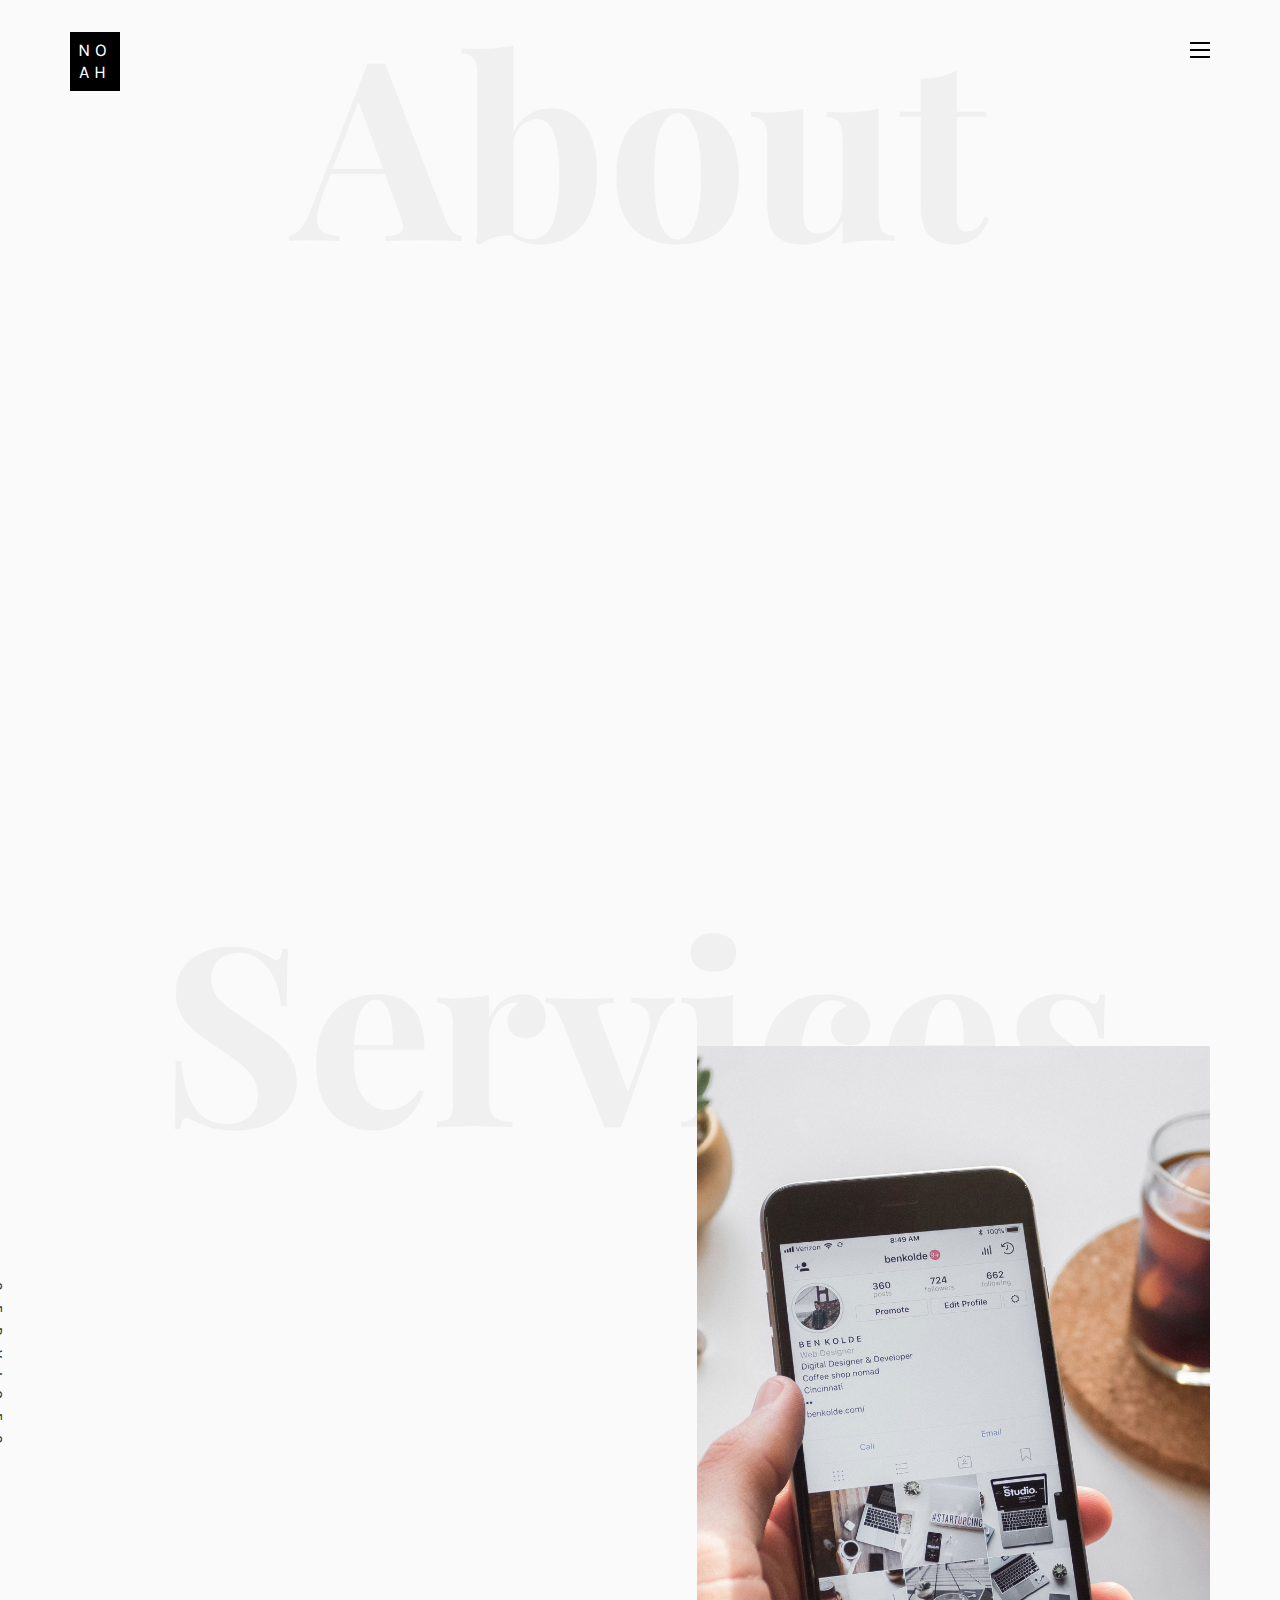
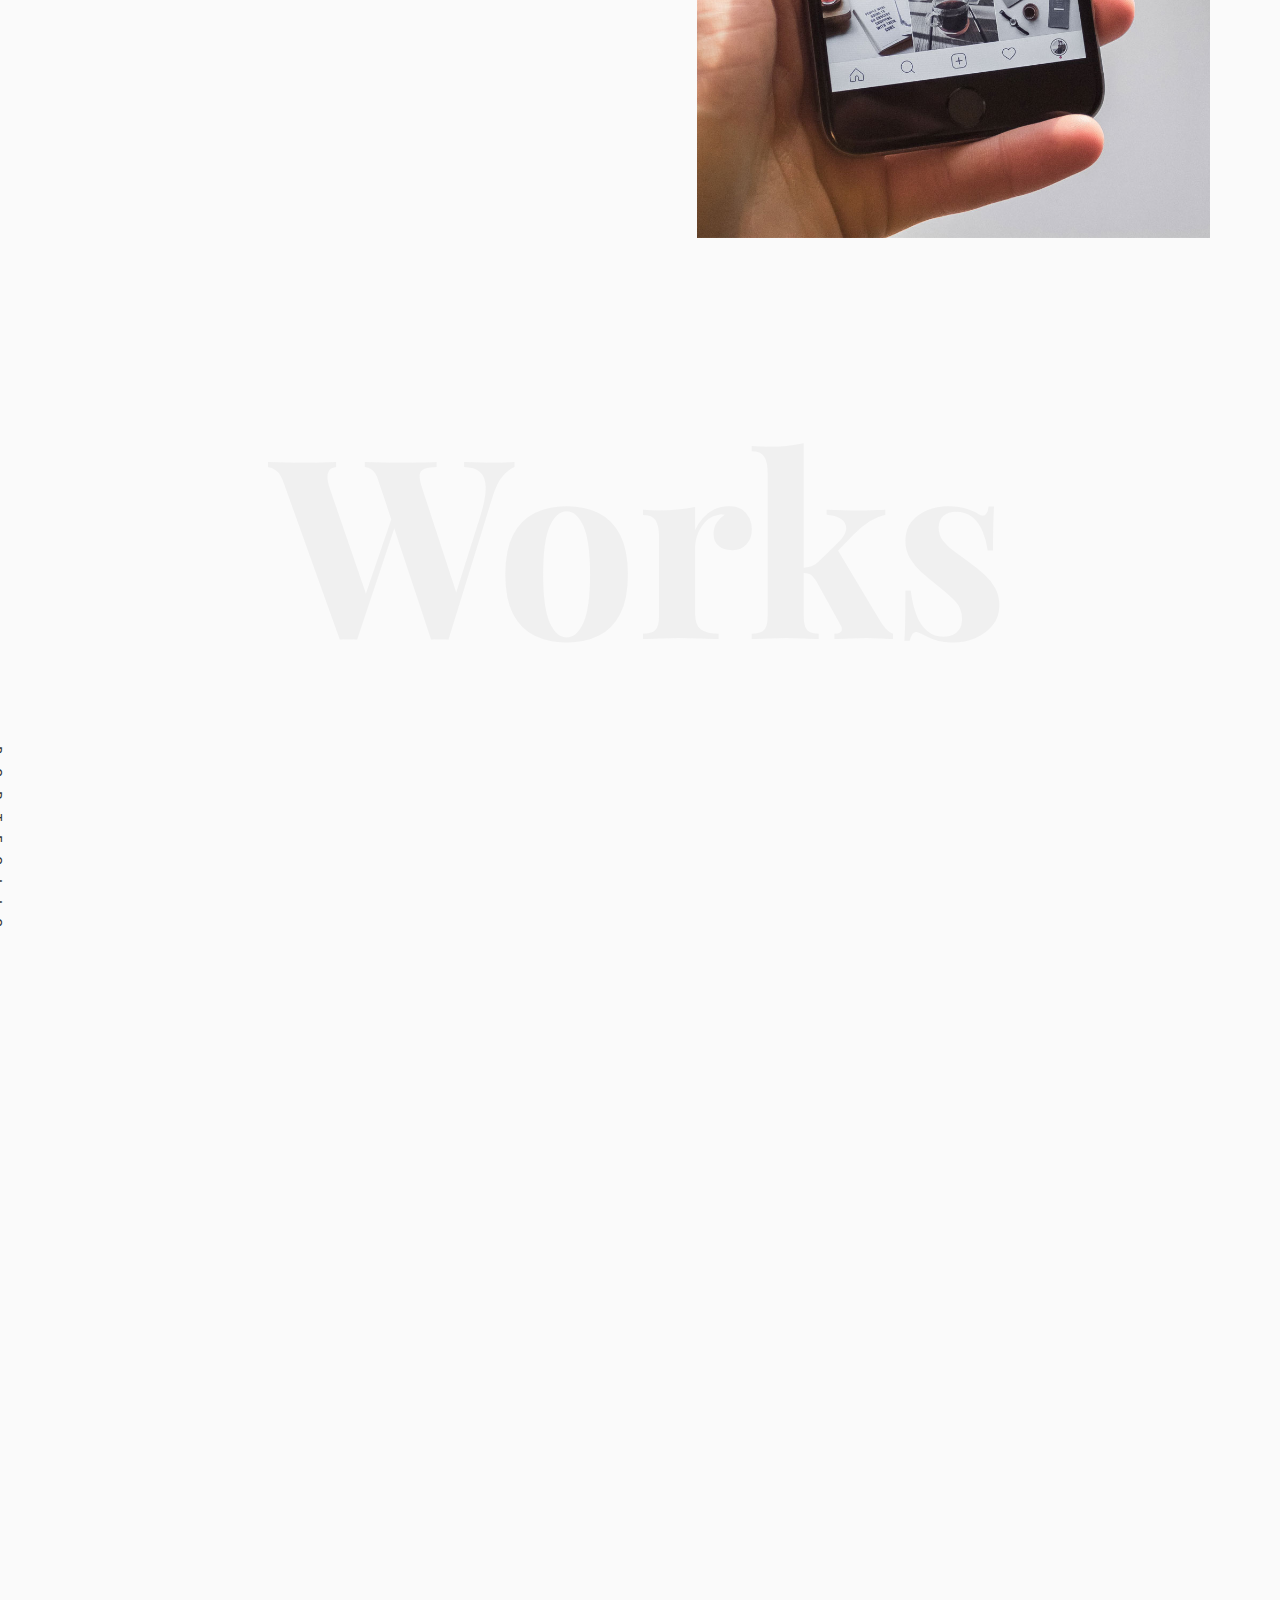
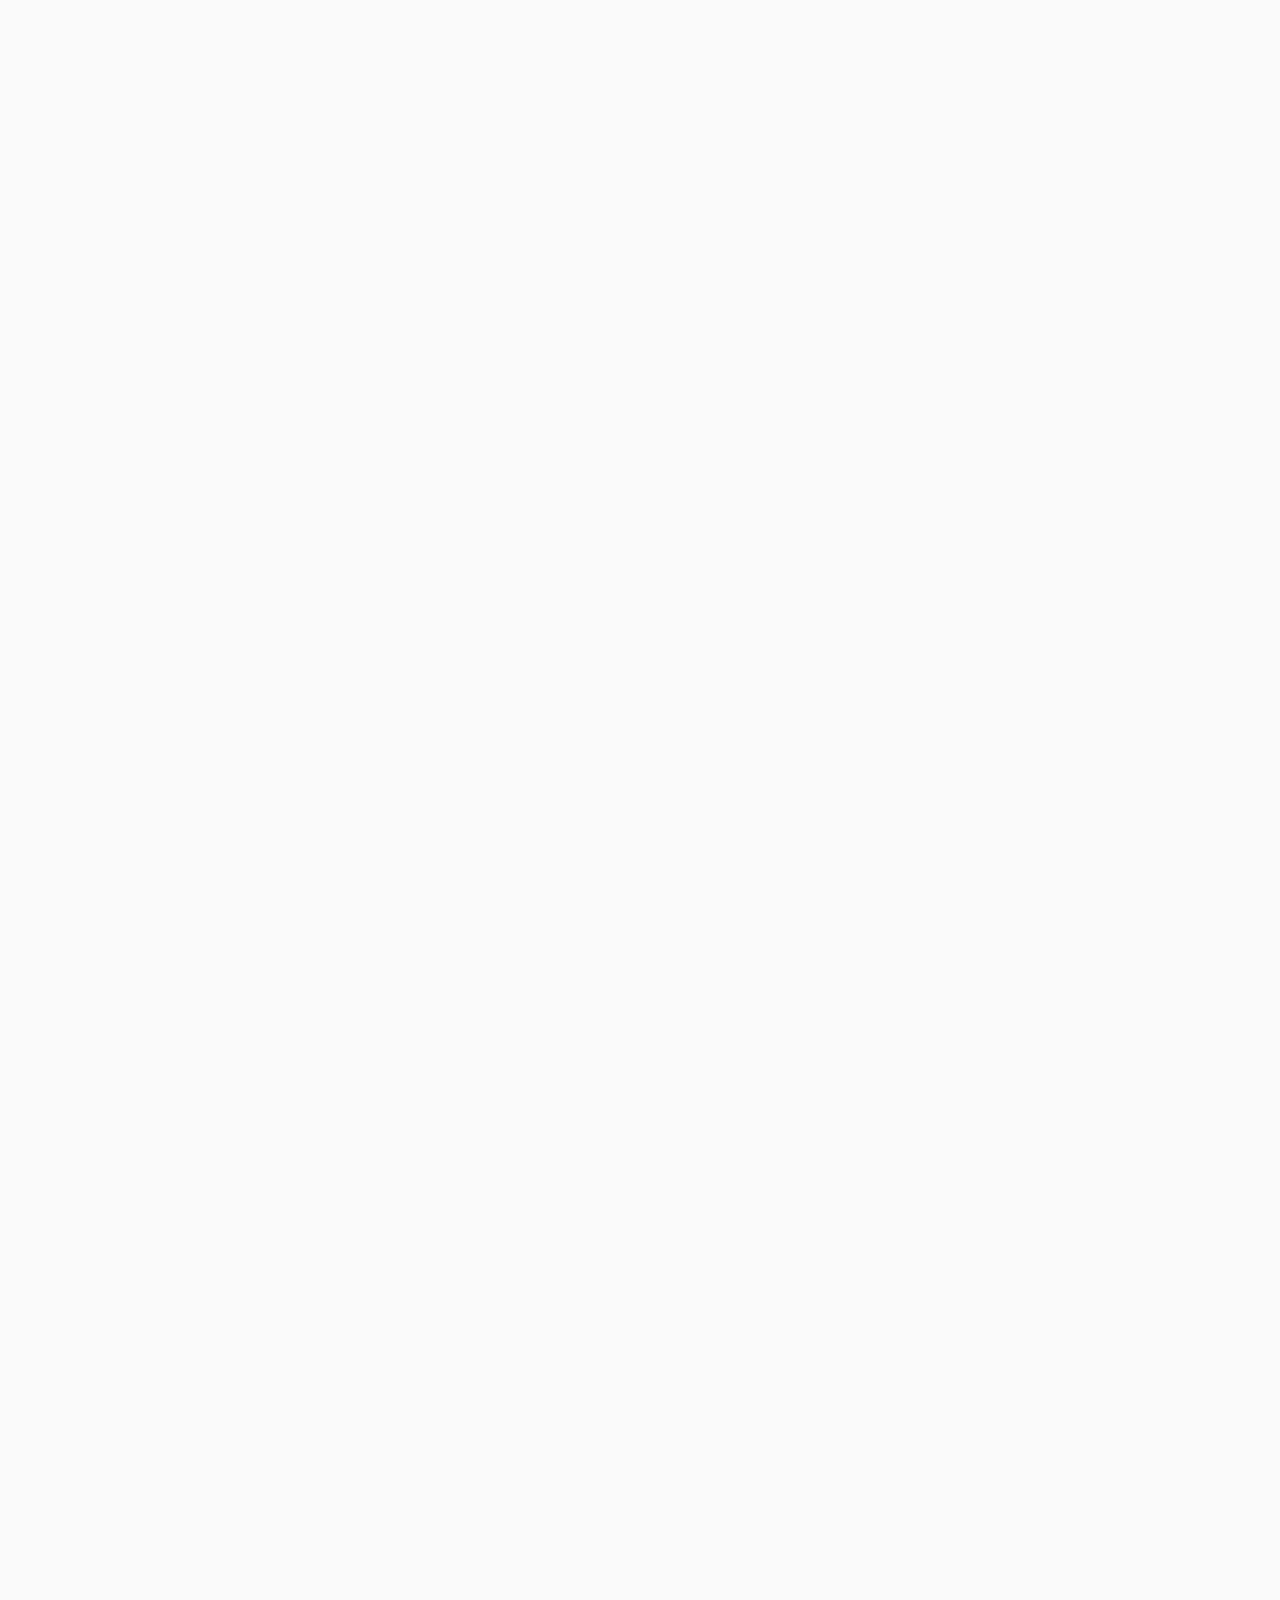
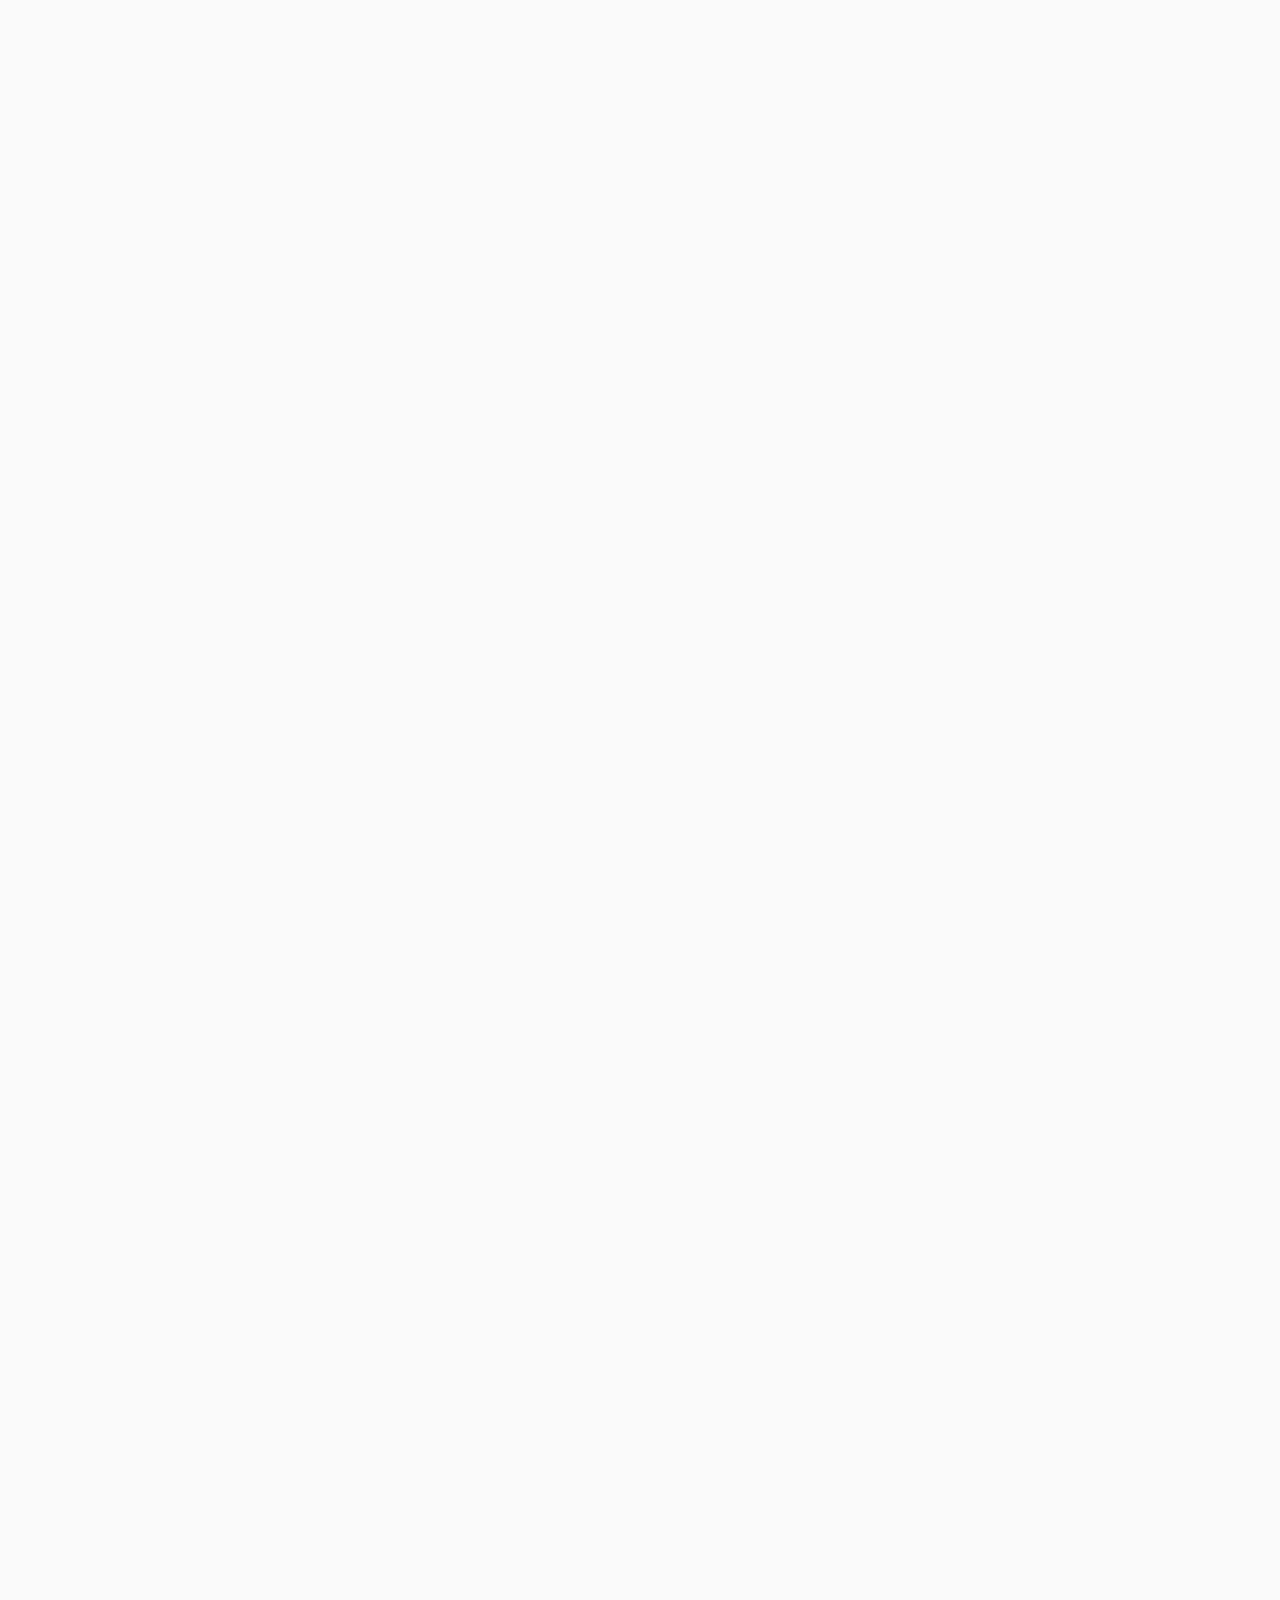
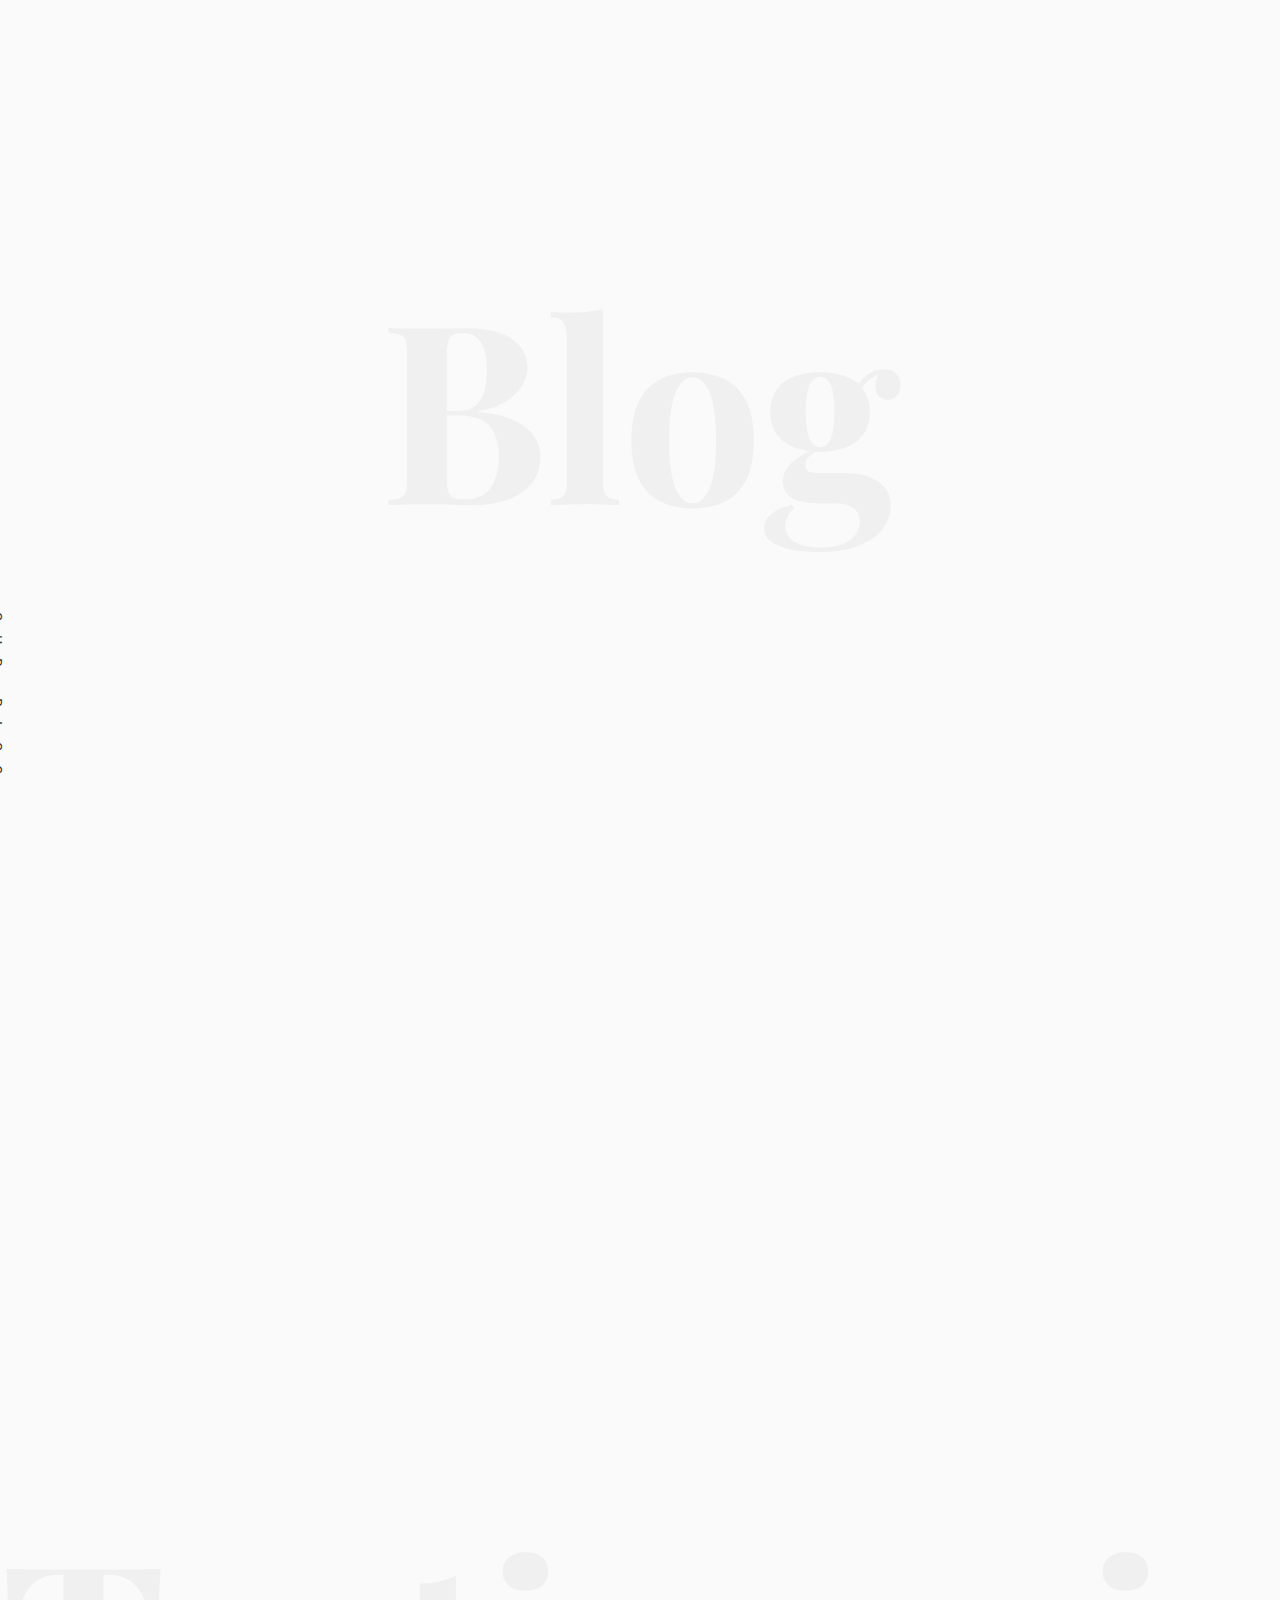
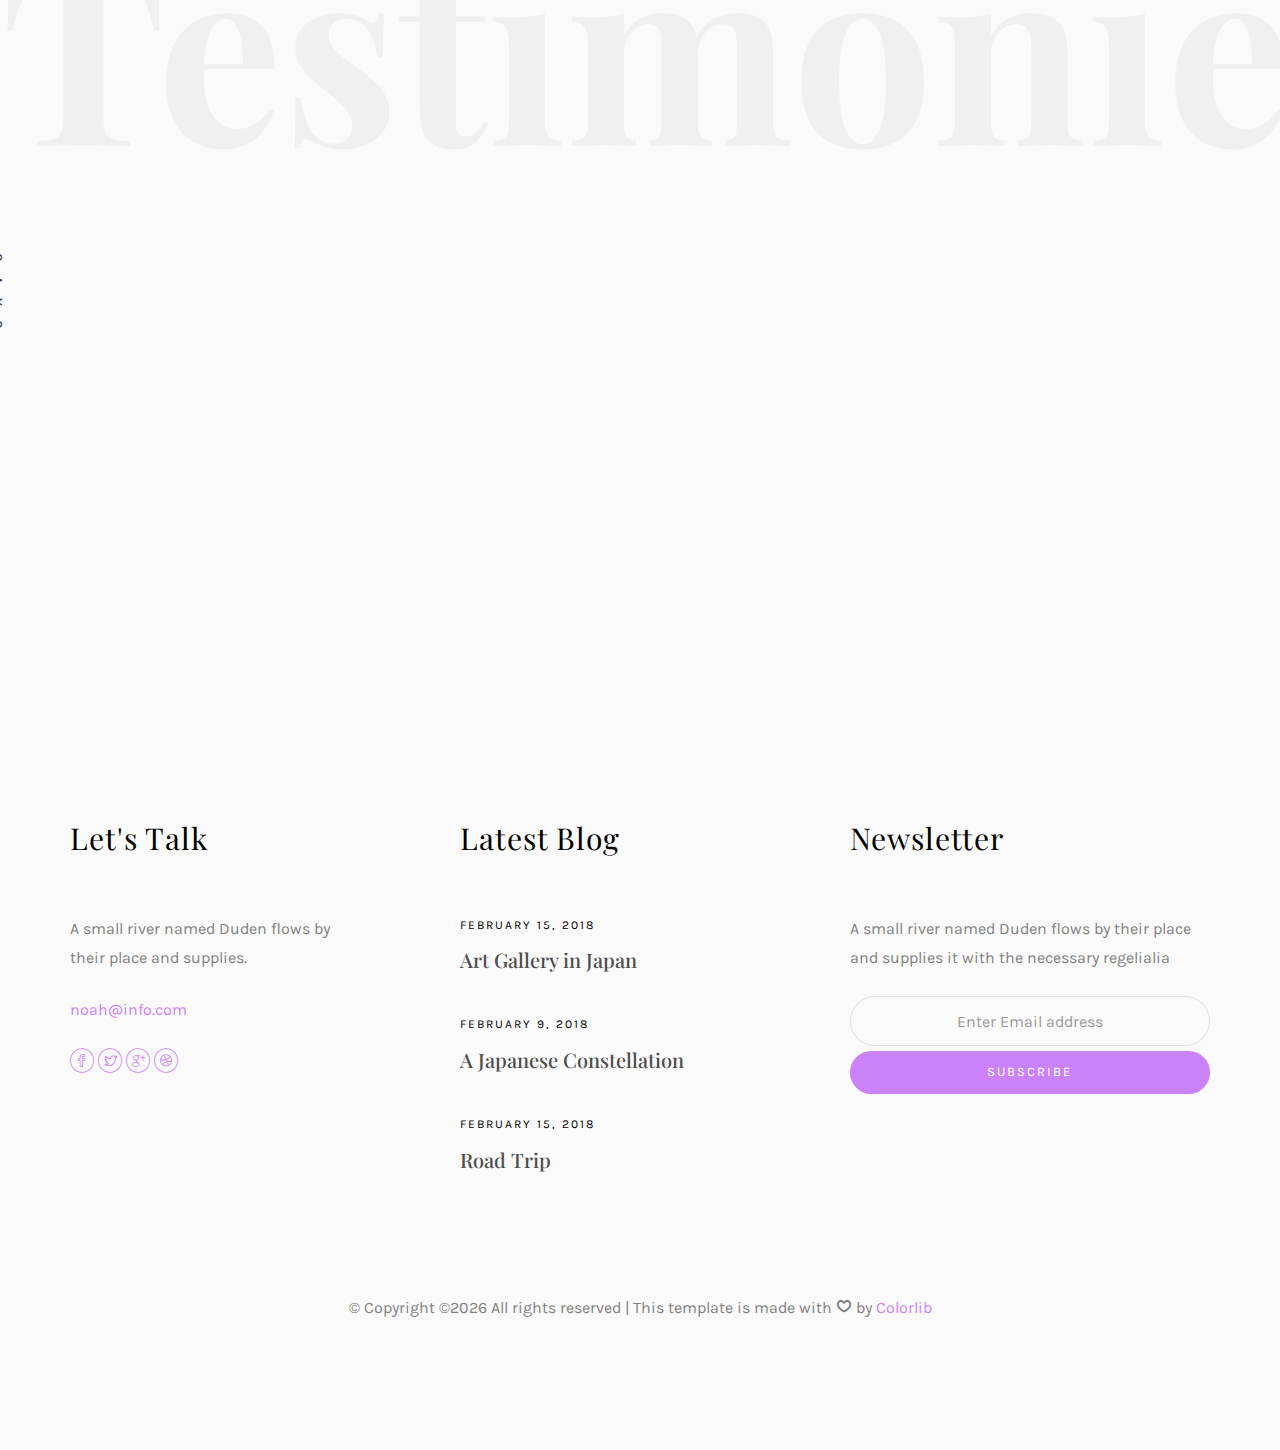
<file: index.html>
<!DOCTYPE HTML>
<html>
	<head>
	<meta charset="utf-8">
	<meta http-equiv="X-UA-Compatible" content="IE=edge">
	<title>Noah Template</title>
	<meta name="viewport" content="width=device-width, initial-scale=1">
	<meta name="description" content="" />
	<meta name="keywords" content="" />
	<meta name="author" content="" />

  <!-- Facebook and Twitter integration -->
	<meta property="og:title" content=""/>
	<meta property="og:image" content=""/>
	<meta property="og:url" content=""/>
	<meta property="og:site_name" content=""/>
	<meta property="og:description" content=""/>
	<meta name="twitter:title" content="" />
	<meta name="twitter:image" content="" />
	<meta name="twitter:url" content="" />
	<meta name="twitter:card" content="" />

	<!-- Place favicon.ico and apple-touch-icon.png in the root directory -->
	<link rel="shortcut icon" href="favicon.ico">

	<link href="https://fonts.googleapis.com/css?family=Karla:400,700" rel="stylesheet">
	<link href="https://fonts.googleapis.com/css?family=Playfair+Display:400,400i,700" rel="stylesheet">
	
	<!-- Animate.css -->
	<link rel="stylesheet" href="css/animate.css">
	<!-- Icomoon Icon Fonts-->
	<link rel="stylesheet" href="css/icomoon.css">
	<!-- Bootstrap  -->
	<link rel="stylesheet" href="css/bootstrap.css">
	<!-- Owl Carousel -->
	<link rel="stylesheet" href="css/owl.carousel.min.css">
	<link rel="stylesheet" href="css/owl.theme.default.min.css">
	<!-- Magnific Popup -->
	<link rel="stylesheet" href="css/magnific-popup.css">

	<link rel="stylesheet" href="css/style.css">


	<!-- Modernizr JS -->
	<script src="js/modernizr-2.6.2.min.js"></script>
	<!-- FOR IE9 below -->
	<!--[if lt IE 9]>
	<script src="js/respond.min.js"></script>
	<![endif]-->

	</head>
	<body>

	<nav id="colorlib-main-nav" role="navigation">
		<a href="#" class="js-colorlib-nav-toggle colorlib-nav-toggle active"><i></i></a>
		<div class="js-fullheight colorlib-table">
			<div class="colorlib-table-cell js-fullheight">
				<div class="row">
					<div class="col-md-12">
						<div class="form-group">
							<input type="text" class="form-control" id="search" placeholder="Enter any key to search...">
							<button type="submit" class="btn btn-primary"><i class="icon-search3"></i></button>
						</div>
					</div>
				</div>
				<div class="row">
					<div class="col-md-12">
						<ul>
							<li class="active"><a href="index.html">Home</a></li>
							<li><a href="services.html">Services</a></li>
							<li><a href="work.html">Work</a></li>
							<li><a href="blog.html">Blog</a></li>
							<li><a href="about.html">About</a></li>
							<li><a href="contact.html">Contact</a></li>
						</ul>
					</div>
				</div>
				<div class="row">
					<div class="col-md-12">
						<h2 class="head-title">Works</h2>
						<a href="images/work-1.jpg" class="gallery image-popup-link text-center" style="background-image: url(images/work-1.jpg);">
							<span><i class="icon-search3"></i></span>
						</a>
						<a href="images/work-2.jpg" class="gallery image-popup-link text-center" style="background-image: url(images/work-2.jpg);">
							<span><i class="icon-search3"></i></span>
						</a>
						<a href="images/work-3.jpg" class="gallery image-popup-link text-center" style="background-image: url(images/work-3.jpg);">
							<span><i class="icon-search3"></i></span>
						</a>
						<a href="images/work-4.jpg" class="gallery image-popup-link text-center" style="background-image: url(images/work-4.jpg);">
							<span><i class="icon-search3"></i></span>
						</a>
					</div>
				</div>
			</div>
		</div>
	</nav>
	
	<div id="colorlib-page">
		<header>
			<div class="container">
				<div class="row">
					<div class="col-md-12">
						<div class="colorlib-navbar-brand">
							<a class="colorlib-logo" href="index.html"><span>No</span><span>ah</span></a>
						</div>
						<a href="#" class="js-colorlib-nav-toggle colorlib-nav-toggle"><i></i></a>
					</div>
				</div>
			</div>
		</header>
		<div id="colorlib-about">
			<div class="container">
				<div class="row text-center">
					<h2 class="bold">About</h2>
				</div>
				<div class="row">
					<div class="col-md-5 animate-box">
						<div class="owl-carousel3">
							<div class="item">
								<img class="img-responsive about-img" src="images/about.jpg" alt="html5 bootstrap template by colorlib.com">
							</div>
							<div class="item">
								<img class="img-responsive about-img" src="images/about-2.jpg" alt="html5 bootstrap template by colorlib.com">
							</div>
						</div>
					</div>
					<div class="col-md-6 col-md-push-1 animate-box">
						<div class="about-desc">
							<div class="owl-carousel3">
								<div class="item">
									<h2><span>Noah</span><span>Henderson</span></h2>
								</div>
								<div class="item">
									<h2><span>I'm</span><span>A Designer</span></h2>
								</div>
							</div>
							<div class="desc">
								<div class="rotate">
									<h2 class="heading">About</h2>
								</div>
								<p>A small river named Duden <a href="#">flows by their place</a> and supplies it with the necessary regelialia. It is a paradisematic country, in which roasted parts of sentences fly into your mouth. Even the all-powerful Pointing has no control about the blind texts it is an almost unorthographic life.</p>
								<p class="colorlib-social-icons">
									<a href="#"><i class="icon-facebook4"></i></a>
									<a href="#"><i class="icon-twitter3"></i></a>
									<a href="#"><i class="icon-googleplus"></i></a>
									<a href="#"><i class="icon-dribbble2"></i></a>
								</p>
								<p><a href="#" class="btn btn-primary btn-outline">Contact Me!</a></p>
							</div>
						</div>
					</div>
				</div>
			</div>
		</div>
		<div id="colorlib-services">
			<div class="container">
				<div class="row text-center">
					<h2 class="bold">Services</h2>
				</div>
				<div class="row">
					<div class="col-md-12">
						<div class="services-flex">
							<div class="one-third">
								<div class="row">
									<div class="col-md-12 col-md-offset-0 animate-box intro-heading">
										<span>My Services</span>
										<h2>Here Are Some of My Skills</h2>
									</div>
								</div>
								<div class="row">
									<div class="col-md-12">
										<div class="rotate">
											<h2 class="heading">Services</h2>
										</div>
									</div>
									<div class="col-md-6">
										<div class="services animate-box">
											<h3>1 - Graphic Design</h3>
											<ul>
												<li>UI Design</li>
												<li>Website &amp; Digital Design</li>
												<li>Brading &amp; Visual Identity</li>
												<li>Print Design</li>
											</ul>
										</div>
										<div class="services animate-box">
											<h3>3 - Front End Development</h3>
											<ul>
												<li>HTML / CSS</li>
												<li>JS &amp; Jquery Startup</li>
												<li>WordPress</li>
												<li>Jomla</li>
											</ul>
										</div>
									</div>
									<div class="col-md-6">
										<div class="services animate-box">
											<h3>2 - Illustration</h3>
											<ul>
												<li>Editorial</li>
												<li>Narrative</li>
												<li>Motion Graphics</li>
												<li>Animation</li>
												<li>Visual Effects</li>
											</ul>
										</div>
										<div class="services animate-box">
											<h3>4 - Web Marketing</h3>
											<ul>
												<li>Sales Marketing</li>
												<li>Invoice</li>
												<li>eCommerce</li>
											</ul>
										</div>
									</div>
								</div>
							</div>
							<div class="one-forth services-img" style="background-image: url(images/services-img-1.jpg);">
							</div>
						</div>
					</div>
				</div>
			</div>
		</div>

		<div id="colorlib-work">
			<div class="container">
				<div class="row text-center">
					<h2 class="bold">Works</h2>
				</div>
				<div class="row">
					<div class="col-md-12 col-md-offset-0 text-center animate-box intro-heading">
						<span>Portfolio</span>
						<h2>Done Projects</h2>
					</div>
				</div>
				<div class="row">
					<div class="col-md-12">
						<div class="rotate">
							<h2 class="heading">Portfolio</h2>
						</div>
					</div>
				</div>
				<div class="row">
					<div class="col-md-12">
						<div class="work-entry animate-box">
							<a href="work.html" class="work-img" style="background-image: url(images/work-1.jpg);">
								<div class="display-t">
									<div class="work-name">
										<h2>Pursuing Best</h2>
									</div>
								</div>
							</a>
							<div class="col-md-4 col-md-offset-4">
								<div class="desc">
									<p>Far far away, behind the word mountains, far from the countries Vokalia and Consonantia, there live the blind texts. Separated they live in Bookmarksgrove right at the coast of the Semantics, a large language ocean.</p>
									<p class="read"><a href="#">View details</a></p>
								</div>
							</div>
						</div>
					</div>
					<div class="col-md-12">
						<div class="work-entry animate-box">
							<a href="work.html" class="work-img" style="background-image: url(images/work-2.jpg);">
								<div class="display-t">
									<div class="work-name">
										<h2>Coordinates</h2>
									</div>
								</div>
							</a>
							<div class="col-md-4 col-md-offset-4">
								<div class="desc">
									<p>Far far away, behind the word mountains, far from the countries Vokalia and Consonantia, there live the blind texts. Separated they live in Bookmarksgrove right at the coast of the Semantics, a large language ocean.</p>
									<p class="read"><a href="#">View Details</a></p>
								</div>
							</div>
						</div>
					</div>
					<div class="col-md-12">
						<div class="work-entry animate-box">
							<a href="work.html" class="work-img" style="background-image: url(images/work-3.jpg);">
								<div class="display-t">
									<div class="work-name">
										<h2>Cristall</h2>
									</div>
								</div>
							</a>
							<div class="col-md-4 col-md-offset-4">
								<div class="desc">
									<p>Far far away, behind the word mountains, far from the countries Vokalia and Consonantia, there live the blind texts. Separated they live in Bookmarksgrove right at the coast of the Semantics, a large language ocean.</p>
									<p class="read"><a href="#">View details</a></p>
								</div>
							</div>
						</div>
					</div>
					<div class="col-md-12">
						<div class="work-entry animate-box">
							<a href="work.html" class="work-img" style="background-image: url(images/work-4.jpg);">
								<div class="display-t">
									<div class="work-name">
										<h2>Black</h2>
									</div>
								</div>
							</a>
							<div class="col-md-4 col-md-offset-4">
								<div class="desc">
									<p>Far far away, behind the word mountains, far from the countries Vokalia and Consonantia, there live the blind texts. Separated they live in Bookmarksgrove right at the coast of the Semantics, a large language ocean.</p>
									<p class="read"><a href="#">View details</a></p>
								</div>
							</div>
						</div>
					</div>
				</div>
			</div>
		</div>

		<div id="colorlib-blog">
			<div class="container">
				<div class="row text-center">
					<h2 class="bold">Blog</h2>
				</div>
				<div class="row">
					<div class="col-md-12 col-md-offset-0 text-center animate-box intro-heading">
						<span>Blog</span>
						<h2>Read Our Case</h2>
					</div>
				</div>
				<div class="row">
					<div class="col-md-12">
						<div class="rotate">
							<h2 class="heading">Our Blog</h2>
						</div>
					</div>
				</div>
				<div class="row animate-box">
					<div class="owl-carousel1">
						<div class="item">
							<div class="col-md-12">
								<div class="article">
									<a href="blog.html" class="blog-img">
										<img class="img-responsive" src="images/img-1.jpg" alt="html5 bootstrap by colorlib.com">
										<div class="overlay"></div>
										<div class="link">
											<span class="read">Read more</h2>
										</div>
									</a>
									<div class="desc">
										<span class="meta">15, Feb 2018</span>
										<h2><a href="blog.html">A Japanese Constellation</a></h2>
										<p>When she reached the first hills of the Italic Mountains, she had a last view back on the skyline of her hometown Bookmarksgrove</p>
									</div>
								</div>
							</div>
						</div>
						<div class="item">
							<div class="col-md-12">
								<div class="article">
									<a href="blog.html" class="blog-img">
										<img class="img-responsive" src="images/img-2.jpg" alt="html5 bootstrap by colorlib.com">
										<div class="overlay"></div>
										<div class="link">
											<span class="read">Read more</h2>
										</div>
									</a>
									<div class="desc">
										<span class="meta">15, Feb 2018</span>
										<h2><a href="blog.html">A Japanese Constellation</a></h2>
										<p>When she reached the first hills of the Italic Mountains, she had a last view back on the skyline of her hometown Bookmarksgrove</p>
									</div>
								</div>
							</div>
						</div>
						<div class="item">
							<div class="col-md-12">
								<div class="article">
									<a href="blog.html" class="blog-img">
										<img class="img-responsive" src="images/img-3.jpg" alt="html5 bootstrap by colorlib.com">
										<div class="overlay"></div>
										<div class="link">
											<span class="read">Read more</h2>
										</div>
									</a>
									<div class="desc">
										<span class="meta">15, Feb 2018</span>
										<h2><a href="blog.html">A Japanese Constellation</a></h2>
										<p>When she reached the first hills of the Italic Mountains, she had a last view back on the skyline of her hometown Bookmarksgrove</p>
									</div>
								</div>
							</div>
						</div>
					</div>
				</div>
			</div>
		</div>

		<div id="colorlib-testimony">
			<div class="container">
				<div class="row text-center">
					<h2 class="bold">Testimonies</h2>
				</div>
				<div class="row">
					<div class="col-md-12 col-md-offset-0 text-center animate-box intro-heading">
						<span>Testimonies</span>
						<h2>Clients Says</h2>
					</div>
				</div>
				<div class="row">
					<div class="col-md-12">
						<div class="rotate">
							<h2 class="heading">Says</h2>
						</div>
					</div>
				</div>
				<div class="row animate-box">
					<div class="owl-carousel">
						<div class="item">
							<div class="col-md-12 text-center">
								<div class="testimony">
									<blockquote>
										<p>"A small river named Duden flows by their place and supplies it with the necessary regelialia.</p>
										<span>" &mdash; George Brooks</span>
									</blockquote>
								</div>
							</div>
						</div>
						<div class="item">
							<div class="col-md-12 text-center">
								<div class="testimony">
									<blockquote>
										<p>"Even the all-powerful Pointing has no control about the blind texts it is an almost unorthographic life One day however a small line of blind text by the name of Lorem Ipsum decided to leave for the far World of Grammar.</p>
										<span>" &mdash; Daniel Foster</span>
									</blockquote>
								</div>
							</div>
						</div>
						<div class="item">
							<div class="col-md-12 text-center">
								<div class="testimony">
									<blockquote>
										<p>"When she reached the first hills of the Italic Mountains, she had a last view back on the skyline of her hometown Bookmarksgrove</p>
										<span>" &mdash; Liam Jenkins</span>
									</blockquote>
								</div>
							</div>
						</div>
					</div>
				</div>
			</div>
		</div>

		<footer>
			<div id="footer">
				<div class="container">
					<div class="row">
						<div class="col-md-4 col-pb-sm">
							<div class="row">
								<div class="col-md-10">
									<h2>Let's Talk</h2>
									<p>A small river named Duden flows by their place and supplies.</p>
									<p><a href="#">noah@info.com</a></p>
									<p class="colorlib-social-icons">
										<a href="#"><i class="icon-facebook4"></i></a>
										<a href="#"><i class="icon-twitter3"></i></a>
										<a href="#"><i class="icon-googleplus"></i></a>
										<a href="#"><i class="icon-dribbble2"></i></a>
									</p>
								</div>
							</div>
						</div>
						<div class="col-md-4 col-pb-sm">
							<h2>Latest Blog</h2>
							<div class="f-entry">
								<a href="#" class="featured-img" style="background-image: url(images/img-1.jpg);"></a>
								<div class="desc">
									<span>February 15, 2018</span>
									<h3><a href="#">Art Gallery in Japan</a></h3>
								</div>
							</div>
							<div class="f-entry">
								<a href="#" class="featured-img" style="background-image: url(images/img-2.jpg);"></a>
								<div class="desc">
									<span>February 9, 2018</span>
									<h3><a href="#">A Japanese Constellation</a></h3>
								</div>
							</div>
							<div class="f-entry">
								<a href="#" class="featured-img" style="background-image: url(images/img-3.jpg);"></a>
								<div class="desc">
									<span>February 15, 2018</span>
									<h3><a href="#">Road Trip</a></h3>
								</div>
							</div>
						</div>
						<div class="col-md-4 col-pb-sm">
							<h2>Newsletter</h2>
							<p>A small river named Duden flows by their place and supplies it with the necessary regelialia</p>
							<div class="subscribe text-center">
								<div class="form-group">
									<input type="text" class="form-control text-center" placeholder="Enter Email address">
									<input type="submit" value="Subscribe" class="btn btn-primary btn-custom">
								</div>
							</div>
						</div>
					</div>
					<div class="row">
						<div class="col-md-12 text-center">
							<p>
								&copy; <!-- Link back to Colorlib can't be removed. Template is licensed under CC BY 3.0. -->
Copyright &copy;<script>document.write(new Date().getFullYear());</script> All rights reserved | This template is made with <i class="icon-heart4" aria-hidden="true"></i> by <a href="https://colorlib.com" target="_blank">Colorlib</a>
<!-- Link back to Colorlib can't be removed. Template is licensed under CC BY 3.0. -->
							</p>
						</div>
					</div>
				</div>
			</div>
		</footer>
	
	</div>

	<!-- jQuery -->
	<script src="js/jquery.min.js"></script>
	<!-- jQuery Easing -->
	<script src="js/jquery.easing.1.3.js"></script>
	<!-- Bootstrap -->
	<script src="js/bootstrap.min.js"></script>
	<!-- Waypoints -->
	<script src="js/jquery.waypoints.min.js"></script>
	<!-- Owl Carousel -->
	<script src="js/owl.carousel.min.js"></script>
	<!-- Magnific Popup -->
	<script src="js/jquery.magnific-popup.min.js"></script>
	<script src="js/magnific-popup-options.js"></script>

	<!-- Main JS (Do not remove) -->
	<script src="js/main.js"></script>

	</body>
</html>
</file>
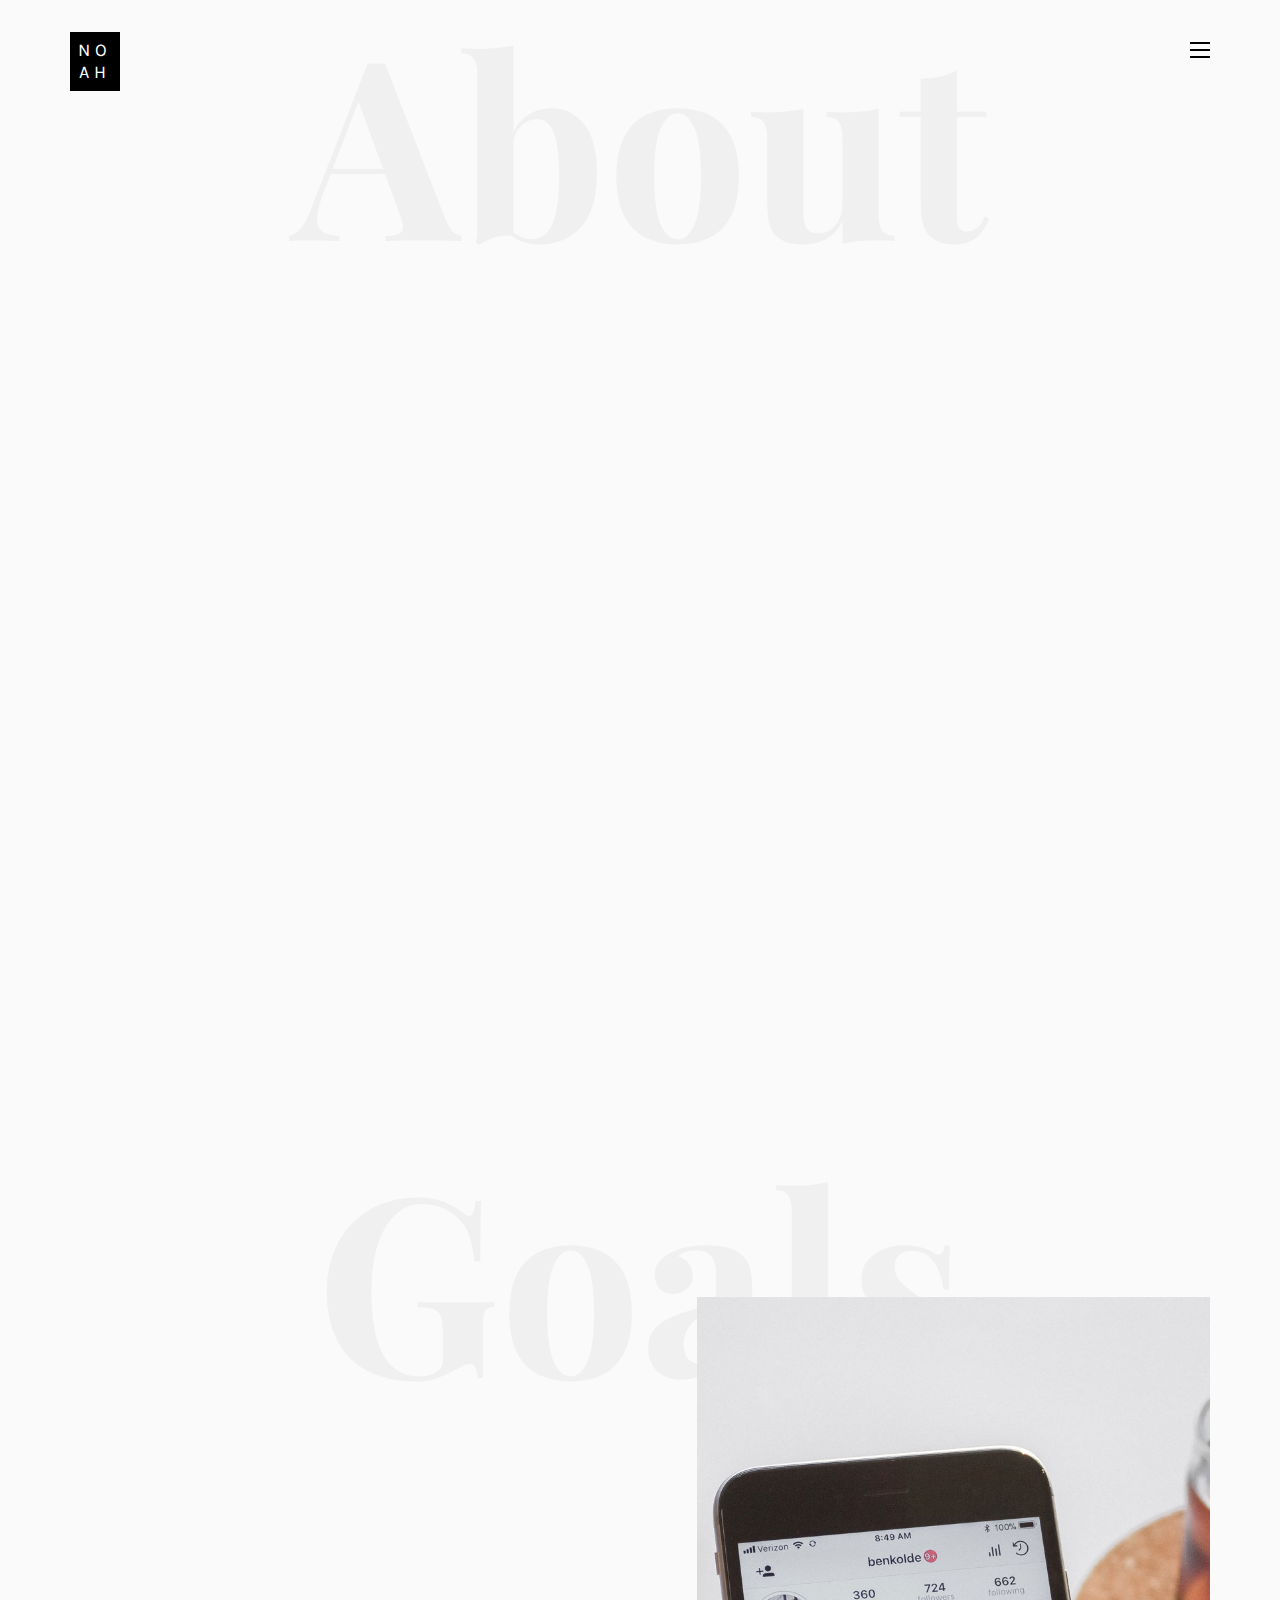
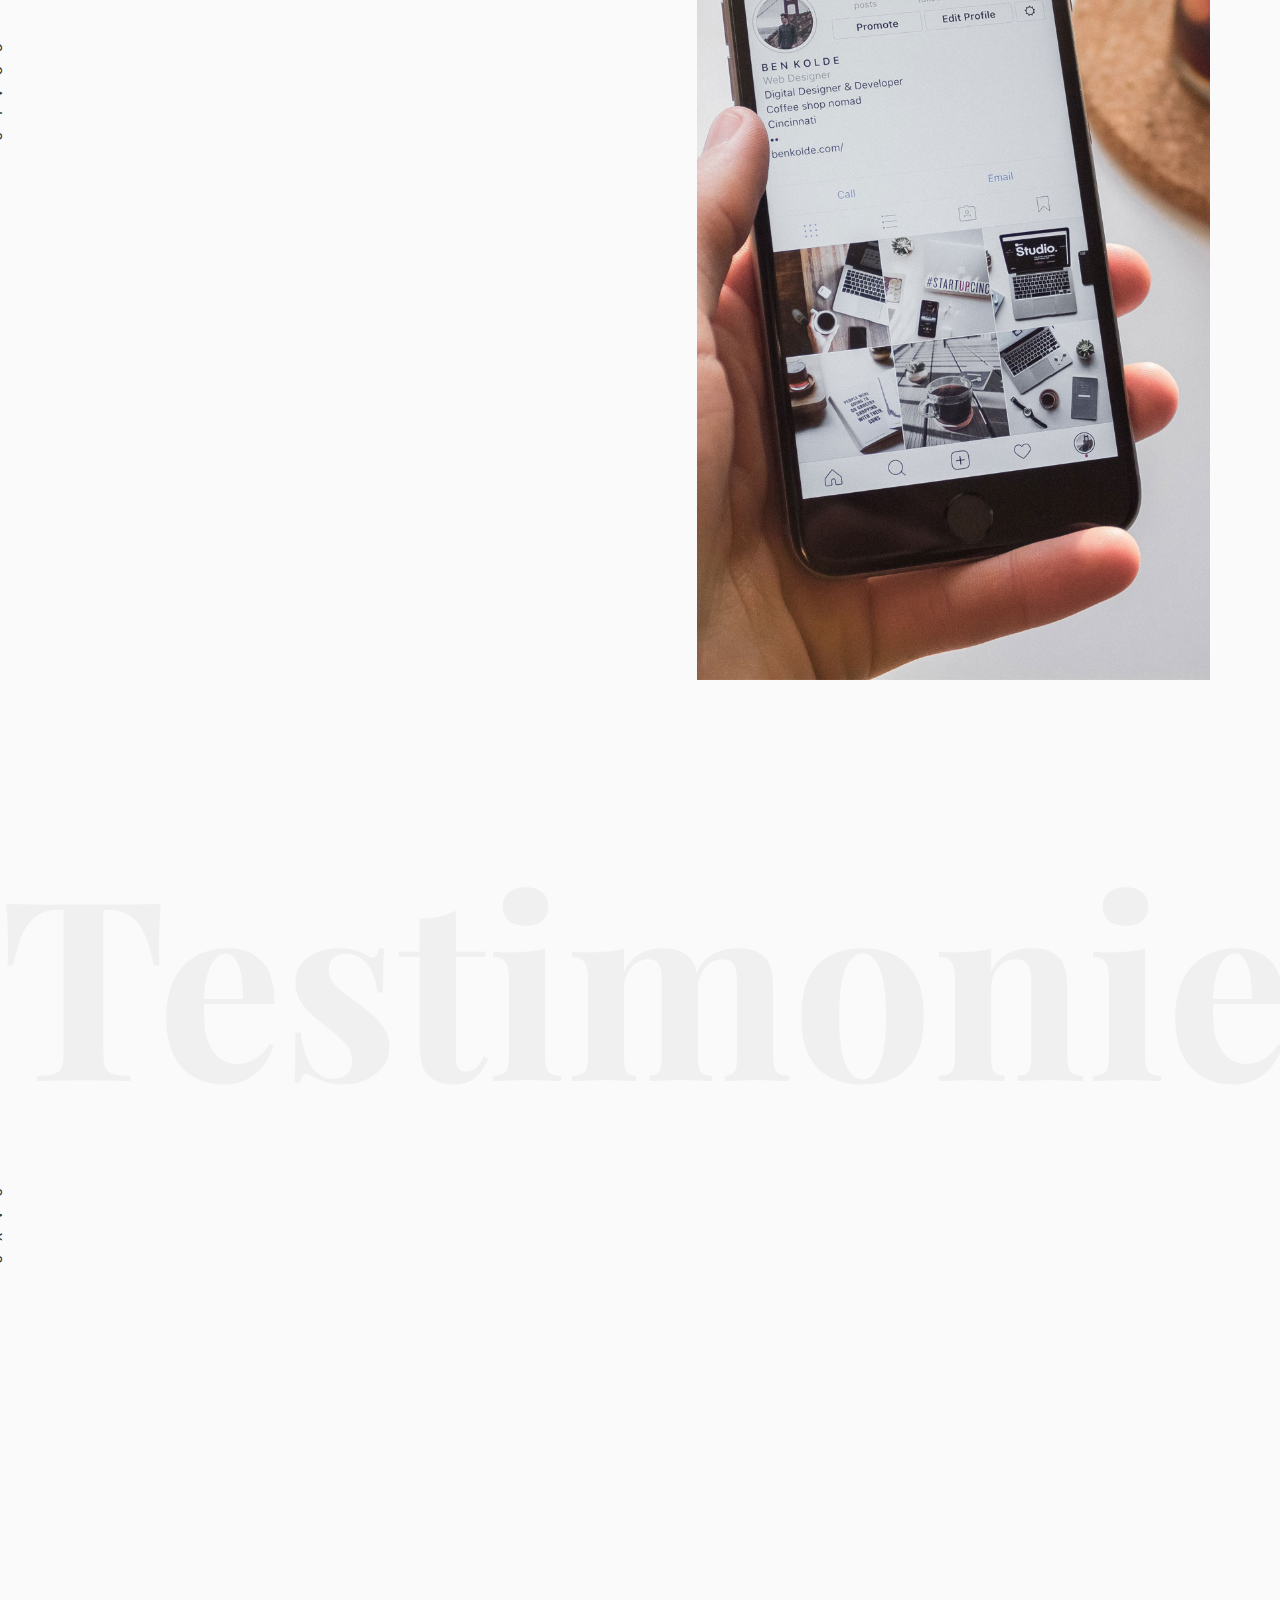
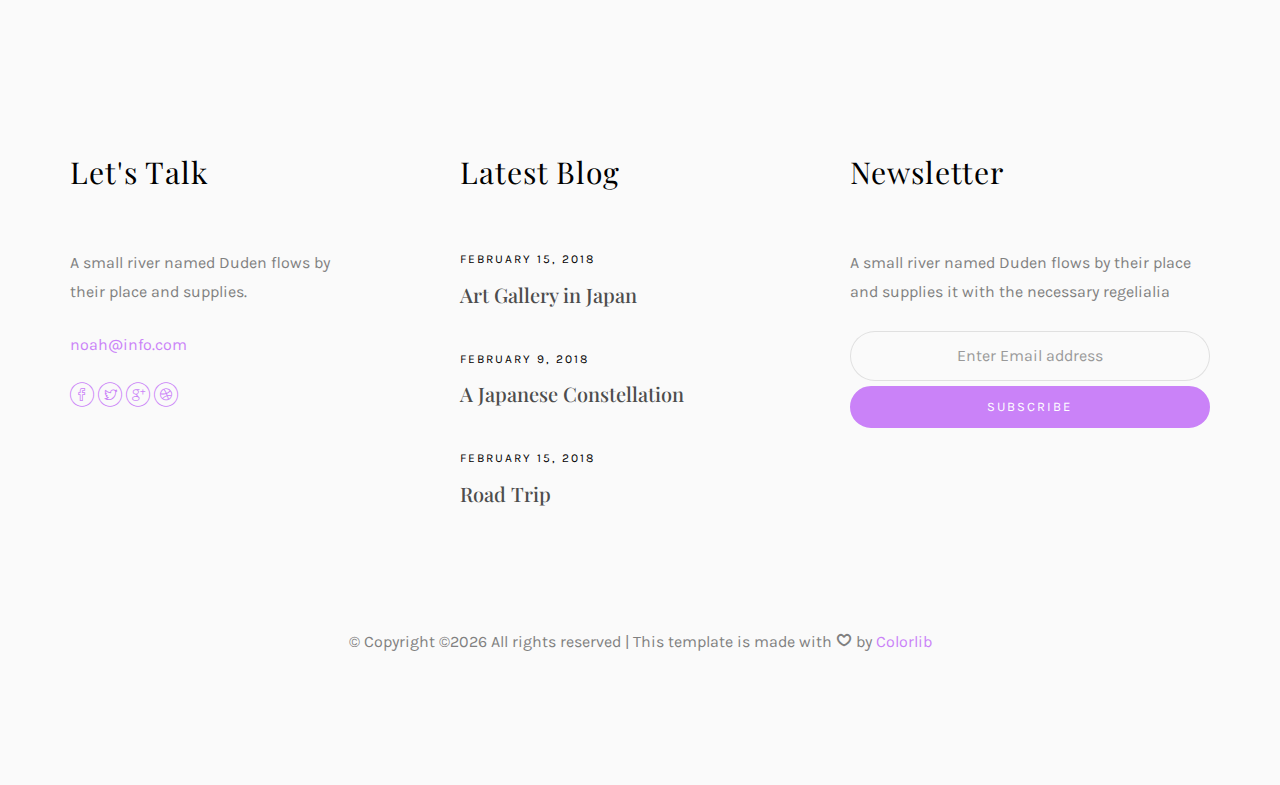
<file: about.html>
<!DOCTYPE HTML>
<html>
	<head>
	<meta charset="utf-8">
	<meta http-equiv="X-UA-Compatible" content="IE=edge">
	<title>Noah Template</title>
	<meta name="viewport" content="width=device-width, initial-scale=1">
	<meta name="description" content="" />
	<meta name="keywords" content="" />
	<meta name="author" content="" />

  <!-- Facebook and Twitter integration -->
	<meta property="og:title" content=""/>
	<meta property="og:image" content=""/>
	<meta property="og:url" content=""/>
	<meta property="og:site_name" content=""/>
	<meta property="og:description" content=""/>
	<meta name="twitter:title" content="" />
	<meta name="twitter:image" content="" />
	<meta name="twitter:url" content="" />
	<meta name="twitter:card" content="" />

	<!-- Place favicon.ico and apple-touch-icon.png in the root directory -->
	<link rel="shortcut icon" href="favicon.ico">

	<link href="https://fonts.googleapis.com/css?family=Karla:400,700" rel="stylesheet">
	<link href="https://fonts.googleapis.com/css?family=Playfair+Display:400,400i,700" rel="stylesheet">
	
	<!-- Animate.css -->
	<link rel="stylesheet" href="css/animate.css">
	<!-- Icomoon Icon Fonts-->
	<link rel="stylesheet" href="css/icomoon.css">
	<!-- Bootstrap  -->
	<link rel="stylesheet" href="css/bootstrap.css">
	<!-- Owl Carousel -->
	<link rel="stylesheet" href="css/owl.carousel.min.css">
	<link rel="stylesheet" href="css/owl.theme.default.min.css">
	<!-- Magnific Popup -->
	<link rel="stylesheet" href="css/magnific-popup.css">

	<link rel="stylesheet" href="css/style.css">


	<!-- Modernizr JS -->
	<script src="js/modernizr-2.6.2.min.js"></script>
	<!-- FOR IE9 below -->
	<!--[if lt IE 9]>
	<script src="js/respond.min.js"></script>
	<![endif]-->

	</head>
	<body>

	<nav id="colorlib-main-nav" role="navigation">
		<a href="#" class="js-colorlib-nav-toggle colorlib-nav-toggle active"><i></i></a>
		<div class="js-fullheight colorlib-table">
			<div class="colorlib-table-cell js-fullheight">
				<div class="row">
					<div class="col-md-12">
						<div class="form-group">
							<input type="text" class="form-control" id="search" placeholder="Enter any key to search...">
							<button type="submit" class="btn btn-primary"><i class="icon-search3"></i></button>
						</div>
					</div>
				</div>
				<div class="row">
					<div class="col-md-12">
						<ul>
							<li><a href="index.html">Home</a></li>
							<li><a href="services.html">Services</a></li>
							<li><a href="work.html">Work</a></li>
							<li><a href="blog.html">Blog</a></li>
							<li class="active"><a href="about.html">About</a></li>
							<li><a href="contact.html">Contact</a></li>
						</ul>
					</div>
				</div>
				<div class="row">
					<div class="col-md-12">
						<h2 class="head-title">Works</h2>
						<a href="images/work-1.jpg" class="gallery image-popup-link text-center" style="background-image: url(images/work-1.jpg);">
							<span><i class="icon-search3"></i></span>
						</a>
						<a href="images/work-2.jpg" class="gallery image-popup-link text-center" style="background-image: url(images/work-2.jpg);">
							<span><i class="icon-search3"></i></span>
						</a>
						<a href="images/work-3.jpg" class="gallery image-popup-link text-center" style="background-image: url(images/work-3.jpg);">
							<span><i class="icon-search3"></i></span>
						</a>
						<a href="images/work-4.jpg" class="gallery image-popup-link text-center" style="background-image: url(images/work-4.jpg);">
							<span><i class="icon-search3"></i></span>
						</a>
					</div>
				</div>
			</div>
		</div>
	</nav>
	
	<div id="colorlib-page">
		<header>
			<div class="container">
				<div class="row">
					<div class="col-md-12">
						<div class="colorlib-navbar-brand">
							<a class="colorlib-logo" href="index.html"><span>No</span><span>ah</span></a>
						</div>
						<a href="#" class="js-colorlib-nav-toggle colorlib-nav-toggle"><i></i></a>
					</div>
				</div>
			</div>
		</header>
		<div id="colorlib-about">
			<div class="container">
				<div class="row text-center">
					<h2 class="bold">About</h2>
				</div>
				<div class="row row-padded-bottom">
					<div class="col-md-5 animate-box">
						<img class="img-responsive about-img" src="images/about.jpg" alt="html5 bootstrap template by colorlib.com">
					</div>
					<div class="col-md-6 col-md-push-1 animate-box">
						<div class="about-desc">
							<h2><span>Noah</span><span>Henderson</span></h2>
							<div class="desc">
								<div class="rotate">
									<h2 class="heading">About</h2>
								</div>
								<p>A small river named Duden <a href="#">flows by their place</a> and supplies it with the necessary regelialia. It is a paradisematic country, in which roasted parts of sentences fly into your mouth. Even the all-powerful Pointing has no control about the blind texts it is an almost unorthographic life.</p>
								<p class="colorlib-social-icons">
									<a href="#"><i class="icon-facebook4"></i></a>
									<a href="#"><i class="icon-twitter3"></i></a>
									<a href="#"><i class="icon-googleplus"></i></a>
									<a href="#"><i class="icon-dribbble2"></i></a>
								</p>
								<p><a href="work.html" class="btn btn-primary btn-outline">View My Works</a></p>
							</div>
						</div>
					</div>
				</div>
				<div class="row">
					<div class="col-md-4 animate-box">
						<p>The Big Oxmox advised her not to do so, because there were thousands of bad Commas, wild Question Marks and devious Semikoli, but the Little Blind Text didn’t listen. She packed her seven versalia, put her initial into the belt and made herself on the way.</p>
					</div>
					<div class="col-md-4 animate-box">
						<p>The Big Oxmox advised her not to do so, because there were thousands of bad Commas, wild Question Marks and devious Semikoli, but the Little Blind Text didn’t listen. She packed her seven versalia, put her initial into the belt and made herself on the way.</p>
					</div>
					<div class="col-md-4 animate-box">
						<p>The Big Oxmox advised her not to do so, because there were thousands of bad Commas, wild Question Marks and devious Semikoli, but the Little Blind Text didn’t listen. She packed her seven versalia, put her initial into the belt and made herself on the way.</p>
					</div>
				</div>
			</div>
		</div>
		<div id="colorlib-services">
			<div class="container">
				<div class="row text-center">
					<h2 class="bold">Goals</h2>
				</div>
				<div class="row">
					<div class="col-md-12">
						<div class="services-flex">
							<div class="one-third">
								<div class="row">
									<div class="col-md-12 col-md-offset-0 animate-box intro-heading">
										<span>Target</span>
										<h2>Goals</h2>
										<p>A small river named Duden flows by their place and supplies it with the necessary regelialia. It is a paradisematic country, in which roasted parts of sentences fly into your mouth.</p>
									</div>
								</div>
								<div class="row">
									<div class="col-md-12">
										<div class="rotate">
											<h2 class="heading">Goals</h2>
										</div>
									</div>
									<div class="col-md-12">
										<div class="services animate-box">
											<h3>1 - High Quality Theme</h3>
											<p>Even the all-powerful Pointing has no control about the blind texts it is an almost unorthographic life One day however a small line of blind text by the name of Lorem Ipsum decided to leave for the far World of Grammar.</p>
										</div>
										<div class="services animate-box">
											<h3>2 - Customer Satisfaction</h3>
											<p>Even the all-powerful Pointing has no control about the blind texts it is an almost unorthographic life One day however a small line of blind text by the name of Lorem Ipsum decided to leave for the far World of Grammar.</p>
										</div>
										<div class="services animate-box">
											<h3>3 - Well Mentained Sites</h3>
											<p>Even the all-powerful Pointing has no control about the blind texts it is an almost unorthographic life One day however a small line of blind text by the name of Lorem Ipsum decided to leave for the far World of Grammar.</p>
										</div>
									</div>
								</div>
							</div>
							<div class="one-forth services-img" style="background-image: url(images/services-img-1.jpg);">
							</div>
						</div>
					</div>
				</div>
			</div>
		</div>

		<div id="colorlib-testimony">
			<div class="container">
				<div class="row text-center">
					<h2 class="bold">Testimonies</h2>
				</div>
				<div class="row">
					<div class="col-md-12 col-md-offset-0 text-center animate-box intro-heading">
						<span>Testimonies</span>
						<h2>Clients Says</h2>
					</div>
				</div>
				<div class="row">
					<div class="col-md-12">
						<div class="rotate">
							<h2 class="heading">Says</h2>
						</div>
					</div>
				</div>
				<div class="row animate-box">
					<div class="owl-carousel">
						<div class="item">
							<div class="col-md-12 text-center">
								<div class="testimony">
									<blockquote>
										<p>"A small river named Duden flows by their place and supplies it with the necessary regelialia.</p>
										<span>" &mdash; George Brooks</span>
									</blockquote>
								</div>
							</div>
						</div>
						<div class="item">
							<div class="col-md-12 text-center">
								<div class="testimony">
									<blockquote>
										<p>"Even the all-powerful Pointing has no control about the blind texts it is an almost unorthographic life One day however a small line of blind text by the name of Lorem Ipsum decided to leave for the far World of Grammar.</p>
										<span>" &mdash; Daniel Foster</span>
									</blockquote>
								</div>
							</div>
						</div>
						<div class="item">
							<div class="col-md-12 text-center">
								<div class="testimony">
									<blockquote>
										<p>"When she reached the first hills of the Italic Mountains, she had a last view back on the skyline of her hometown Bookmarksgrove</p>
										<span>" &mdash; Liam Jenkins</span>
									</blockquote>
								</div>
							</div>
						</div>
					</div>
				</div>
			</div>
		</div>

		<footer>
			<div id="footer">
				<div class="container">
					<div class="row">
						<div class="col-md-4 col-pb-sm">
							<div class="row">
								<div class="col-md-10">
									<h2>Let's Talk</h2>
									<p>A small river named Duden flows by their place and supplies.</p>
									<p><a href="#">noah@info.com</a></p>
									<p class="colorlib-social-icons">
										<a href="#"><i class="icon-facebook4"></i></a>
										<a href="#"><i class="icon-twitter3"></i></a>
										<a href="#"><i class="icon-googleplus"></i></a>
										<a href="#"><i class="icon-dribbble2"></i></a>
									</p>
								</div>
							</div>
						</div>
						<div class="col-md-4 col-pb-sm">
							<h2>Latest Blog</h2>
							<div class="f-entry">
								<a href="#" class="featured-img" style="background-image: url(images/img-1.jpg);"></a>
								<div class="desc">
									<span>February 15, 2018</span>
									<h3><a href="#">Art Gallery in Japan</a></h3>
								</div>
							</div>
							<div class="f-entry">
								<a href="#" class="featured-img" style="background-image: url(images/img-2.jpg);"></a>
								<div class="desc">
									<span>February 9, 2018</span>
									<h3><a href="#">A Japanese Constellation</a></h3>
								</div>
							</div>
							<div class="f-entry">
								<a href="#" class="featured-img" style="background-image: url(images/img-3.jpg);"></a>
								<div class="desc">
									<span>February 15, 2018</span>
									<h3><a href="#">Road Trip</a></h3>
								</div>
							</div>
						</div>
						<div class="col-md-4 col-pb-sm">
							<h2>Newsletter</h2>
							<p>A small river named Duden flows by their place and supplies it with the necessary regelialia</p>
							<div class="subscribe text-center">
								<div class="form-group">
									<input type="text" class="form-control text-center" placeholder="Enter Email address">
									<input type="submit" value="Subscribe" class="btn btn-primary btn-custom">
								</div>
							</div>
						</div>
					</div>
					<div class="row">
						<div class="col-md-12 text-center">
							<p>
								&copy; <!-- Link back to Colorlib can't be removed. Template is licensed under CC BY 3.0. -->
Copyright &copy;<script>document.write(new Date().getFullYear());</script> All rights reserved | This template is made with <i class="icon-heart4" aria-hidden="true"></i> by <a href="https://colorlib.com" target="_blank">Colorlib</a>
<!-- Link back to Colorlib can't be removed. Template is licensed under CC BY 3.0. -->
							</p>
						</div>
					</div>
				</div>
			</div>
		</footer>
	
	</div>

	<!-- jQuery -->
	<script src="js/jquery.min.js"></script>
	<!-- jQuery Easing -->
	<script src="js/jquery.easing.1.3.js"></script>
	<!-- Bootstrap -->
	<script src="js/bootstrap.min.js"></script>
	<!-- Waypoints -->
	<script src="js/jquery.waypoints.min.js"></script>
	<!-- Owl Carousel -->
	<script src="js/owl.carousel.min.js"></script>
	<!-- Magnific Popup -->
	<script src="js/jquery.magnific-popup.min.js"></script>
	<script src="js/magnific-popup-options.js"></script>

	<!-- Main JS (Do not remove) -->
	<script src="js/main.js"></script>

	</body>
</html>
</file>
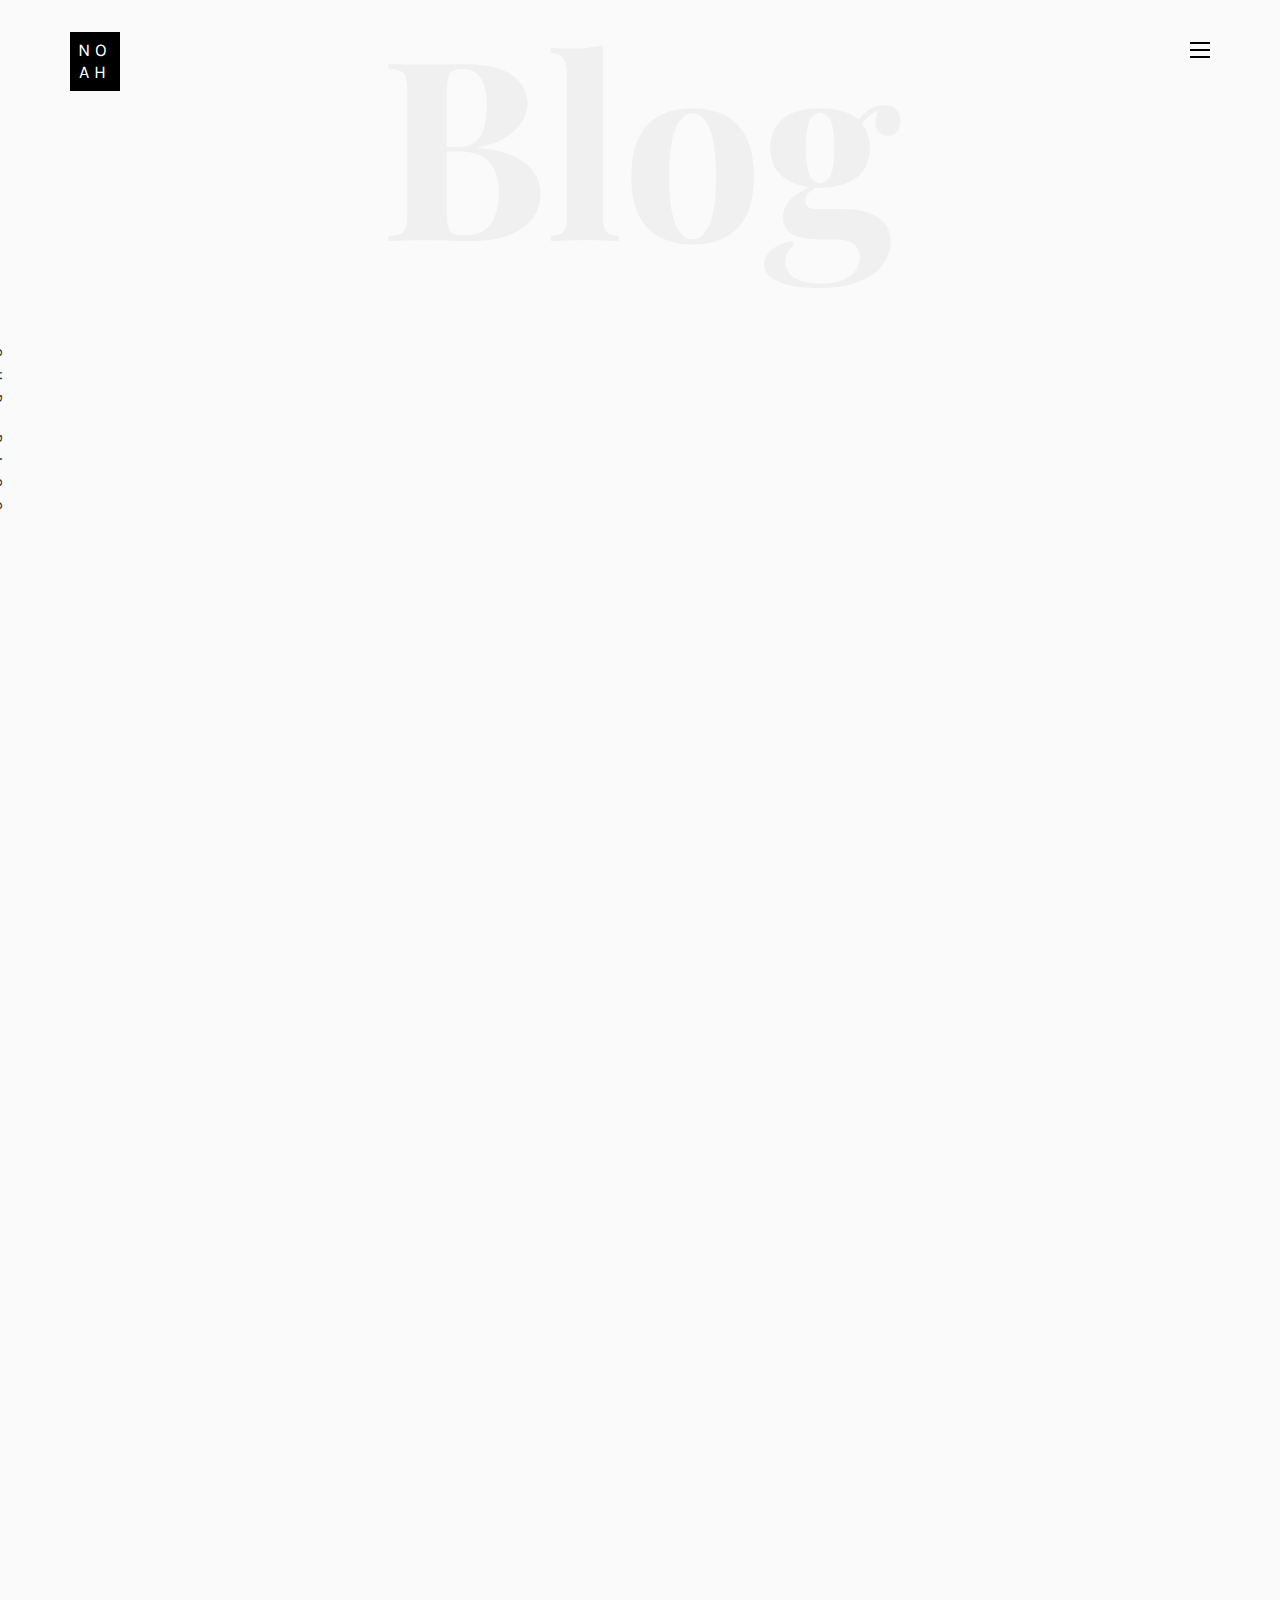
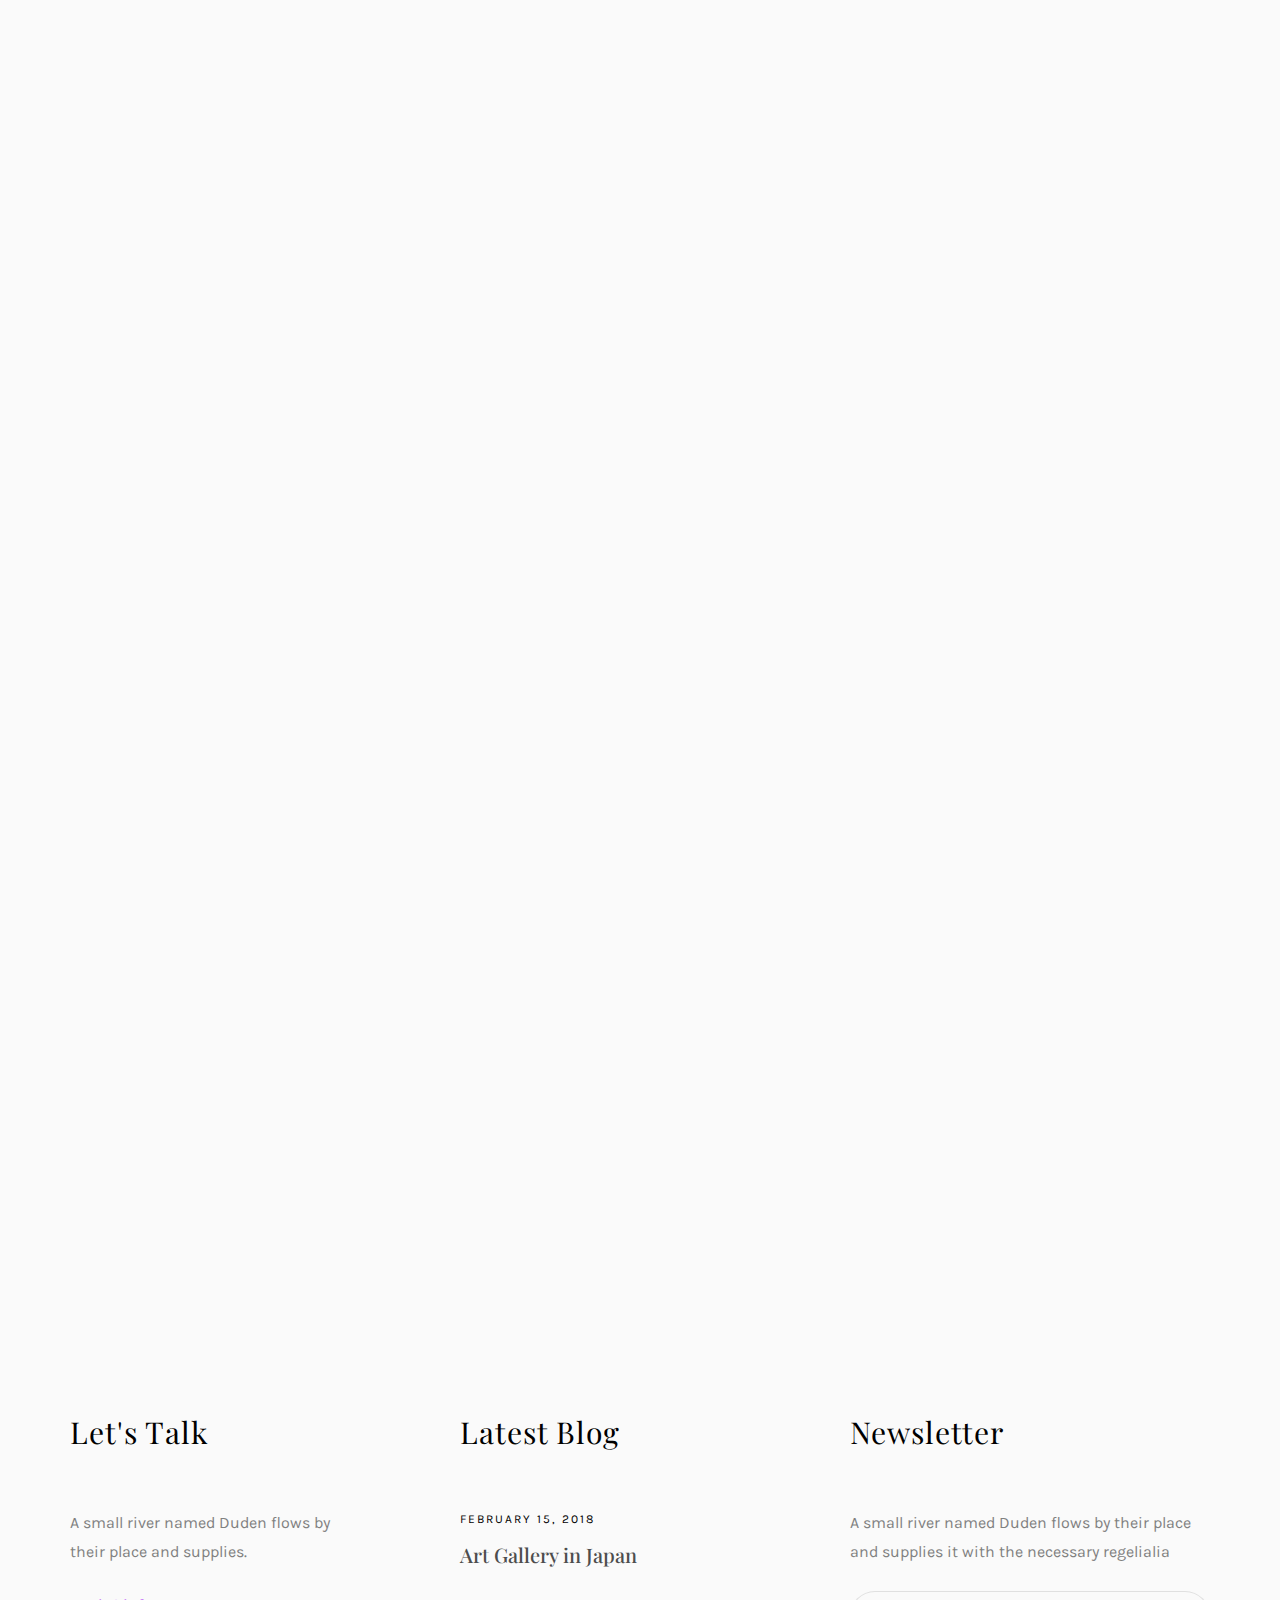
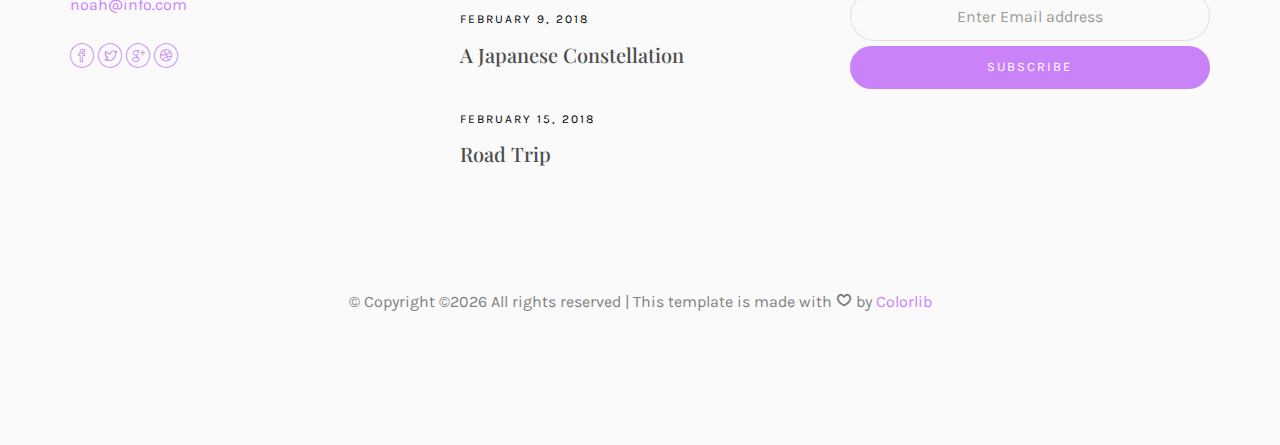
<file: blog.html>
<!DOCTYPE HTML>
<html>
	<head>
	<meta charset="utf-8">
	<meta http-equiv="X-UA-Compatible" content="IE=edge">
	<title>Noah Template</title>
	<meta name="viewport" content="width=device-width, initial-scale=1">
	<meta name="description" content="" />
	<meta name="keywords" content="" />
	<meta name="author" content="" />

  <!-- Facebook and Twitter integration -->
	<meta property="og:title" content=""/>
	<meta property="og:image" content=""/>
	<meta property="og:url" content=""/>
	<meta property="og:site_name" content=""/>
	<meta property="og:description" content=""/>
	<meta name="twitter:title" content="" />
	<meta name="twitter:image" content="" />
	<meta name="twitter:url" content="" />
	<meta name="twitter:card" content="" />

	<!-- Place favicon.ico and apple-touch-icon.png in the root directory -->
	<link rel="shortcut icon" href="favicon.ico">

	<link href="https://fonts.googleapis.com/css?family=Karla:400,700" rel="stylesheet">
	<link href="https://fonts.googleapis.com/css?family=Playfair+Display:400,400i,700" rel="stylesheet">
	
	<!-- Animate.css -->
	<link rel="stylesheet" href="css/animate.css">
	<!-- Icomoon Icon Fonts-->
	<link rel="stylesheet" href="css/icomoon.css">
	<!-- Bootstrap  -->
	<link rel="stylesheet" href="css/bootstrap.css">
	<!-- Owl Carousel -->
	<link rel="stylesheet" href="css/owl.carousel.min.css">
	<link rel="stylesheet" href="css/owl.theme.default.min.css">
	<!-- Magnific Popup -->
	<link rel="stylesheet" href="css/magnific-popup.css">

	<link rel="stylesheet" href="css/style.css">


	<!-- Modernizr JS -->
	<script src="js/modernizr-2.6.2.min.js"></script>
	<!-- FOR IE9 below -->
	<!--[if lt IE 9]>
	<script src="js/respond.min.js"></script>
	<![endif]-->

	</head>
	<body>

	<nav id="colorlib-main-nav" role="navigation">
		<a href="#" class="js-colorlib-nav-toggle colorlib-nav-toggle active"><i></i></a>
		<div class="js-fullheight colorlib-table">
			<div class="colorlib-table-cell js-fullheight">
				<div class="row">
					<div class="col-md-12">
						<div class="form-group">
							<input type="text" class="form-control" id="search" placeholder="Enter any key to search...">
							<button type="submit" class="btn btn-primary"><i class="icon-search3"></i></button>
						</div>
					</div>
				</div>
				<div class="row">
					<div class="col-md-12">
						<ul>
							<li><a href="index.html">Home</a></li>
							<li><a href="services.html">Services</a></li>
							<li><a href="work.html">Work</a></li>
							<li class="active"><a href="blog.html">Blog</a></li>
							<li><a href="about.html">About</a></li>
							<li><a href="contact.html">Contact</a></li>
						</ul>
					</div>
				</div>
				<div class="row">
					<div class="col-md-12">
						<h2 class="head-title">Works</h2>
						<a href="images/work-1.jpg" class="gallery image-popup-link text-center" style="background-image: url(images/work-1.jpg);">
							<span><i class="icon-search3"></i></span>
						</a>
						<a href="images/work-2.jpg" class="gallery image-popup-link text-center" style="background-image: url(images/work-2.jpg);">
							<span><i class="icon-search3"></i></span>
						</a>
						<a href="images/work-3.jpg" class="gallery image-popup-link text-center" style="background-image: url(images/work-3.jpg);">
							<span><i class="icon-search3"></i></span>
						</a>
						<a href="images/work-4.jpg" class="gallery image-popup-link text-center" style="background-image: url(images/work-4.jpg);">
							<span><i class="icon-search3"></i></span>
						</a>
					</div>
				</div>
			</div>
		</div>
	</nav>
	
	<div id="colorlib-page">
		<header>
			<div class="container">
				<div class="row">
					<div class="col-md-12">
						<div class="colorlib-navbar-brand">
							<a class="colorlib-logo" href="index.html"><span>No</span><span>ah</span></a>
						</div>
						<a href="#" class="js-colorlib-nav-toggle colorlib-nav-toggle"><i></i></a>
					</div>
				</div>
			</div>
		</header>
		
		<div id="colorlib-blog">
			<div class="container">
				<div class="row text-center">
					<h2 class="bold">Blog</h2>
				</div>
				<div class="row">
					<div class="col-md-12 col-md-offset-0 text-center animate-box intro-heading">
						<span>Blog</span>
						<h2>Read Our Case</h2>
					</div>
				</div>
				<div class="row">
					<div class="col-md-12">
						<div class="rotate">
							<h2 class="heading">Our Blog</h2>
						</div>
					</div>
				</div>
				<div class="row">
					<div class="col-md-4">
						<div class="article animate-box">
							<a href="blog.html" class="blog-img">
								<img class="img-responsive" src="images/img-1.jpg" alt="html5 bootstrap by colorlib.com">
								<div class="overlay"></div>
								<div class="link">
									<span class="read">Read more</h2>
								</div>
							</a>
							<div class="desc">
								<span class="meta">15, Feb 2018</span>
								<h2><a href="blog.html">A Japanese Constellation</a></h2>
								<p>When she reached the first hills of the Italic Mountains, she had a last view back on the skyline of her hometown Bookmarksgrove</p>
							</div>
						</div>

						<div class="article animate-box">
							<a href="blog.html" class="blog-img">
								<img class="img-responsive" src="images/img-4.jpg" alt="html5 bootstrap by colorlib.com">
								<div class="overlay"></div>
								<div class="link">
									<span class="read">Read more</h2>
								</div>
							</a>
							<div class="desc">
								<span class="meta">15, Feb 2018</span>
								<h2><a href="blog.html">A Japanese Constellation</a></h2>
								<p>When she reached the first hills of the Italic Mountains, she had a last view back on the skyline of her hometown Bookmarksgrove</p>
							</div>
						</div>

						<div class="article animate-box">
							<a href="blog.html" class="blog-img">
								<img class="img-responsive" src="images/img-7.jpg" alt="html5 bootstrap by colorlib.com">
								<div class="overlay"></div>
								<div class="link">
									<span class="read">Read more</h2>
								</div>
							</a>
							<div class="desc">
								<span class="meta">15, Feb 2018</span>
								<h2><a href="blog.html">A Japanese Constellation</a></h2>
								<p>When she reached the first hills of the Italic Mountains, she had a last view back on the skyline of her hometown Bookmarksgrove</p>
							</div>
						</div>
					</div>


					<div class="col-md-4">
						<div class="article animate-box">
							<a href="blog.html" class="blog-img">
								<img class="img-responsive" src="images/img-2.jpg" alt="html5 bootstrap by colorlib.com">
								<div class="overlay"></div>
								<div class="link">
									<span class="read">Read more</h2>
								</div>
							</a>
							<div class="desc">
								<span class="meta">15, Feb 2018</span>
								<h2><a href="blog.html">A Japanese Constellation</a></h2>
								<p>When she reached the first hills of the Italic Mountains, she had a last view back on the skyline of her hometown Bookmarksgrove</p>
							</div>
						</div>
						
						<div class="article animate-box">
							<a href="blog.html" class="blog-img">
								<img class="img-responsive" src="images/img-5.jpg" alt="html5 bootstrap by colorlib.com">
								<div class="overlay"></div>
								<div class="link">
									<span class="read">Read more</h2>
								</div>
							</a>
							<div class="desc">
								<span class="meta">15, Feb 2018</span>
								<h2><a href="blog.html">A Japanese Constellation</a></h2>
								<p>When she reached the first hills of the Italic Mountains, she had a last view back on the skyline of her hometown Bookmarksgrove</p>
							</div>
						</div>

						<div class="article animate-box">
							<a href="blog.html" class="blog-img">
								<img class="img-responsive" src="images/img-8.jpg" alt="html5 bootstrap by colorlib.com">
								<div class="overlay"></div>
								<div class="link">
									<span class="read">Read more</h2>
								</div>
							</a>
							<div class="desc">
								<span class="meta">15, Feb 2018</span>
								<h2><a href="blog.html">A Japanese Constellation</a></h2>
								<p>When she reached the first hills of the Italic Mountains, she had a last view back on the skyline of her hometown Bookmarksgrove</p>
							</div>
						</div>
					</div>


					<div class="col-md-4">
						<div class="article animate-box">
							<a href="blog.html" class="blog-img">
								<img class="img-responsive" src="images/img-3.jpg" alt="html5 bootstrap by colorlib.com">
								<div class="overlay"></div>
								<div class="link">
									<span class="read">Read more</h2>
								</div>
							</a>
							<div class="desc">
								<span class="meta">15, Feb 2018</span>
								<h2><a href="blog.html">A Japanese Constellation</a></h2>
								<p>When she reached the first hills of the Italic Mountains, she had a last view back on the skyline of her hometown Bookmarksgrove</p>
							</div>
						</div>

						<div class="article animate-box">
							<a href="blog.html" class="blog-img">
								<img class="img-responsive" src="images/img-6.jpg" alt="html5 bootstrap by colorlib.com">
								<div class="overlay"></div>
								<div class="link">
									<span class="read">Read more</h2>
								</div>
							</a>
							<div class="desc">
								<span class="meta">15, Feb 2018</span>
								<h2><a href="blog.html">A Japanese Constellation</a></h2>
								<p>When she reached the first hills of the Italic Mountains, she had a last view back on the skyline of her hometown Bookmarksgrove</p>
							</div>
						</div>

						<div class="article animate-box">
							<a href="blog.html" class="blog-img">
								<img class="img-responsive" src="images/img-9.jpg" alt="html5 bootstrap by colorlib.com">
								<div class="overlay"></div>
								<div class="link">
									<span class="read">Read more</h2>
								</div>
							</a>
							<div class="desc">
								<span class="meta">15, Feb 2018</span>
								<h2><a href="blog.html">A Japanese Constellation</a></h2>
								<p>When she reached the first hills of the Italic Mountains, she had a last view back on the skyline of her hometown Bookmarksgrove</p>
							</div>
						</div>
					</div>
				</div>
			</div>
		</div>


		<footer>
			<div id="footer">
				<div class="container">
					<div class="row">
						<div class="col-md-4 col-pb-sm">
							<div class="row">
								<div class="col-md-10">
									<h2>Let's Talk</h2>
									<p>A small river named Duden flows by their place and supplies.</p>
									<p><a href="#">noah@info.com</a></p>
									<p class="colorlib-social-icons">
										<a href="#"><i class="icon-facebook4"></i></a>
										<a href="#"><i class="icon-twitter3"></i></a>
										<a href="#"><i class="icon-googleplus"></i></a>
										<a href="#"><i class="icon-dribbble2"></i></a>
									</p>
								</div>
							</div>
						</div>
						<div class="col-md-4 col-pb-sm">
							<h2>Latest Blog</h2>
							<div class="f-entry">
								<a href="#" class="featured-img" style="background-image: url(images/img-1.jpg);"></a>
								<div class="desc">
									<span>February 15, 2018</span>
									<h3><a href="#">Art Gallery in Japan</a></h3>
								</div>
							</div>
							<div class="f-entry">
								<a href="#" class="featured-img" style="background-image: url(images/img-2.jpg);"></a>
								<div class="desc">
									<span>February 9, 2018</span>
									<h3><a href="#">A Japanese Constellation</a></h3>
								</div>
							</div>
							<div class="f-entry">
								<a href="#" class="featured-img" style="background-image: url(images/img-3.jpg);"></a>
								<div class="desc">
									<span>February 15, 2018</span>
									<h3><a href="#">Road Trip</a></h3>
								</div>
							</div>
						</div>
						<div class="col-md-4 col-pb-sm">
							<h2>Newsletter</h2>
							<p>A small river named Duden flows by their place and supplies it with the necessary regelialia</p>
							<div class="subscribe text-center">
								<div class="form-group">
									<input type="text" class="form-control text-center" placeholder="Enter Email address">
									<input type="submit" value="Subscribe" class="btn btn-primary btn-custom">
								</div>
							</div>
						</div>
					</div>
					<div class="row">
						<div class="col-md-12 text-center">
							<p>
								&copy; <!-- Link back to Colorlib can't be removed. Template is licensed under CC BY 3.0. -->
Copyright &copy;<script>document.write(new Date().getFullYear());</script> All rights reserved | This template is made with <i class="icon-heart4" aria-hidden="true"></i> by <a href="https://colorlib.com" target="_blank">Colorlib</a>
<!-- Link back to Colorlib can't be removed. Template is licensed under CC BY 3.0. -->
							</p>
						</div>
					</div>
				</div>
			</div>
		</footer>
	
	</div>

	<!-- jQuery -->
	<script src="js/jquery.min.js"></script>
	<!-- jQuery Easing -->
	<script src="js/jquery.easing.1.3.js"></script>
	<!-- Bootstrap -->
	<script src="js/bootstrap.min.js"></script>
	<!-- Waypoints -->
	<script src="js/jquery.waypoints.min.js"></script>
	<!-- Owl Carousel -->
	<script src="js/owl.carousel.min.js"></script>
	<!-- Magnific Popup -->
	<script src="js/jquery.magnific-popup.min.js"></script>
	<script src="js/magnific-popup-options.js"></script>

	<!-- Main JS (Do not remove) -->
	<script src="js/main.js"></script>

	</body>
</html>
</file>
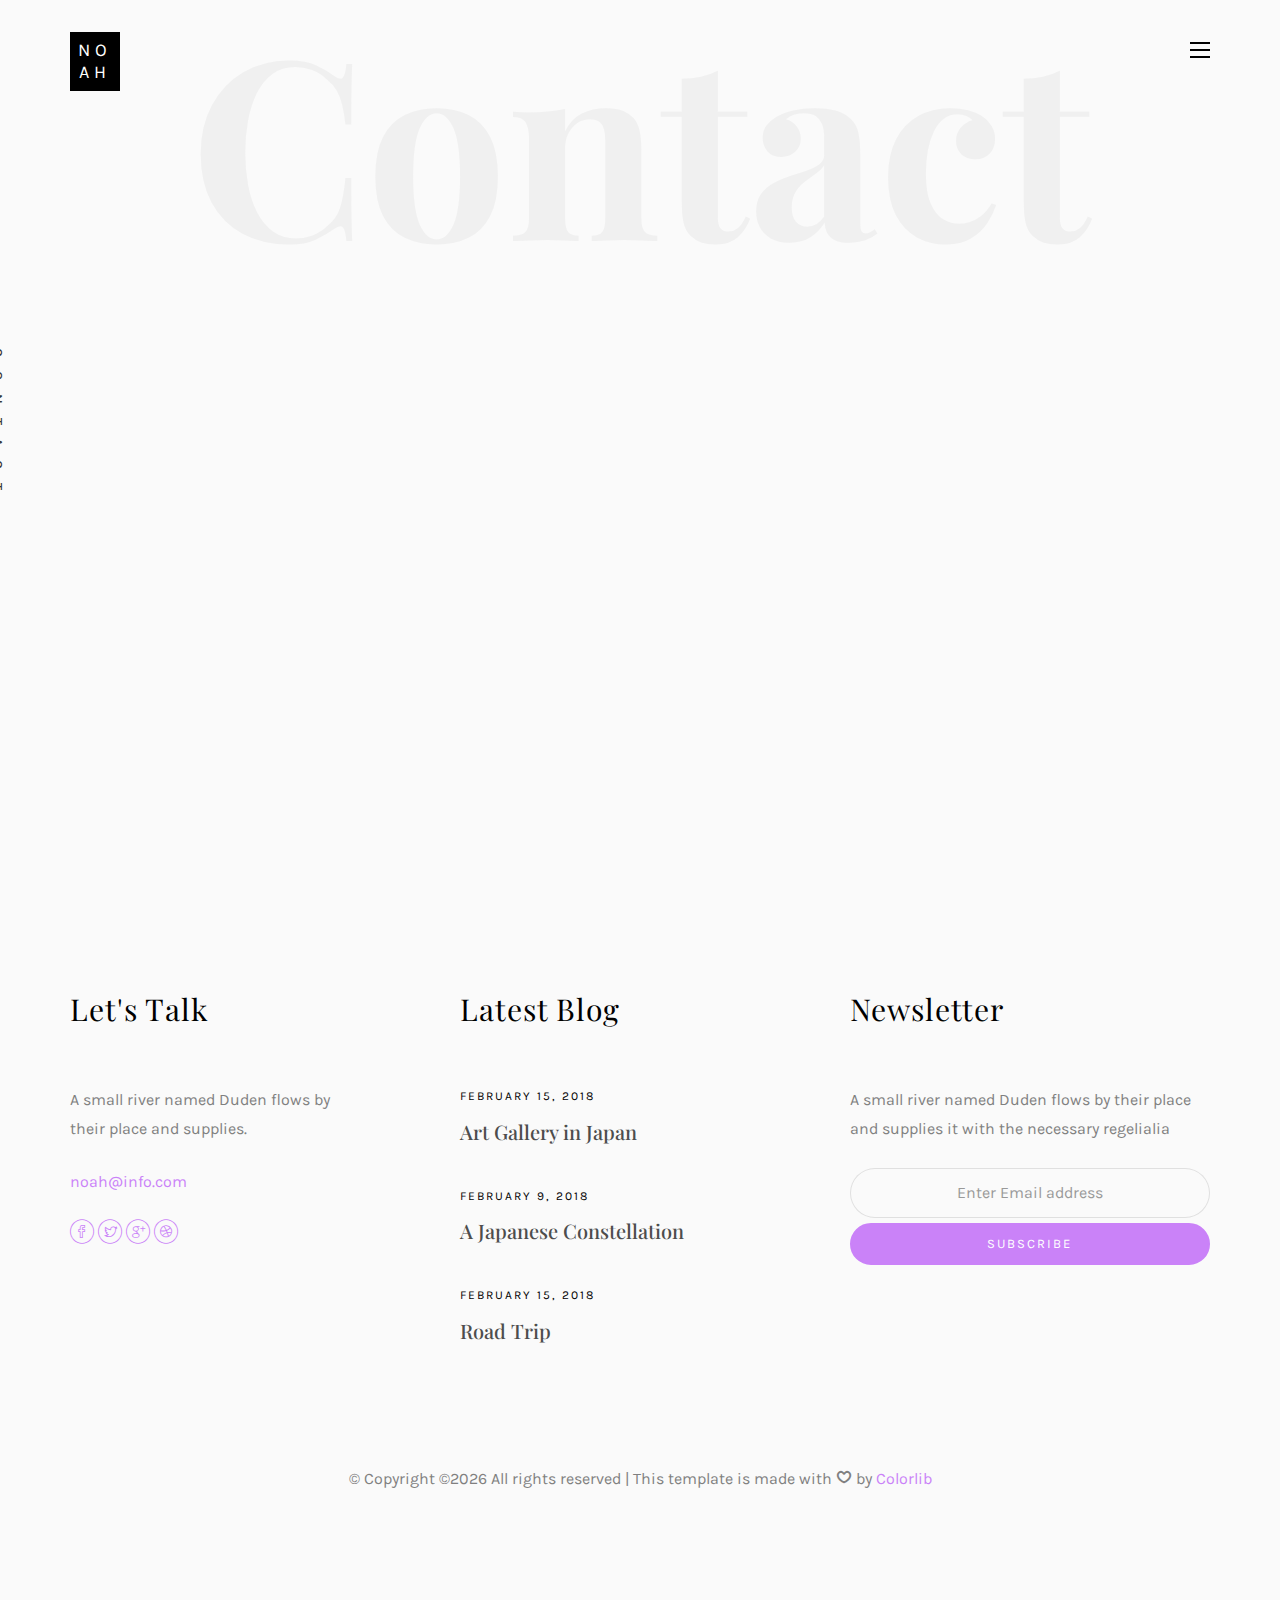
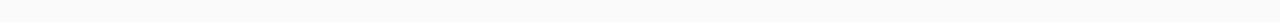
<file: contact.html>
<!DOCTYPE HTML>
<html>
	<head>
	<meta charset="utf-8">
	<meta http-equiv="X-UA-Compatible" content="IE=edge">
	<title>Noah Template</title>
	<meta name="viewport" content="width=device-width, initial-scale=1">
	<meta name="description" content="" />
	<meta name="keywords" content="" />
	<meta name="author" content="" />

  <!-- Facebook and Twitter integration -->
	<meta property="og:title" content=""/>
	<meta property="og:image" content=""/>
	<meta property="og:url" content=""/>
	<meta property="og:site_name" content=""/>
	<meta property="og:description" content=""/>
	<meta name="twitter:title" content="" />
	<meta name="twitter:image" content="" />
	<meta name="twitter:url" content="" />
	<meta name="twitter:card" content="" />

	<!-- Place favicon.ico and apple-touch-icon.png in the root directory -->
	<link rel="shortcut icon" href="favicon.ico">

	<link href="https://fonts.googleapis.com/css?family=Karla:400,700" rel="stylesheet">
	<link href="https://fonts.googleapis.com/css?family=Playfair+Display:400,400i,700" rel="stylesheet">
	
	<!-- Animate.css -->
	<link rel="stylesheet" href="css/animate.css">
	<!-- Icomoon Icon Fonts-->
	<link rel="stylesheet" href="css/icomoon.css">
	<!-- Bootstrap  -->
	<link rel="stylesheet" href="css/bootstrap.css">
	<!-- Owl Carousel -->
	<link rel="stylesheet" href="css/owl.carousel.min.css">
	<link rel="stylesheet" href="css/owl.theme.default.min.css">
	<!-- Magnific Popup -->
	<link rel="stylesheet" href="css/magnific-popup.css">

	<link rel="stylesheet" href="css/style.css">


	<!-- Modernizr JS -->
	<script src="js/modernizr-2.6.2.min.js"></script>
	<!-- FOR IE9 below -->
	<!--[if lt IE 9]>
	<script src="js/respond.min.js"></script>
	<![endif]-->

	</head>
	<body>

	<nav id="colorlib-main-nav" role="navigation">
		<a href="#" class="js-colorlib-nav-toggle colorlib-nav-toggle active"><i></i></a>
		<div class="js-fullheight colorlib-table">
			<div class="colorlib-table-cell js-fullheight">
				<div class="row">
					<div class="col-md-12">
						<div class="form-group">
							<input type="text" class="form-control" id="search" placeholder="Enter any key to search...">
							<button type="submit" class="btn btn-primary"><i class="icon-search3"></i></button>
						</div>
					</div>
				</div>
				<div class="row">
					<div class="col-md-12">
						<ul>
							<li><a href="index.html">Home</a></li>
							<li><a href="services.html">Services</a></li>
							<li><a href="work.html">Work</a></li>
							<li><a href="blog.html">Blog</a></li>
							<li><a href="about.html">About</a></li>
							<li class="active"><a href="contact.html">Contact</a></li>
						</ul>
					</div>
				</div>
				<div class="row">
					<div class="col-md-12">
						<h2 class="head-title">Works</h2>
						<a href="images/work-1.jpg" class="gallery image-popup-link text-center" style="background-image: url(images/work-1.jpg);">
							<span><i class="icon-search3"></i></span>
						</a>
						<a href="images/work-2.jpg" class="gallery image-popup-link text-center" style="background-image: url(images/work-2.jpg);">
							<span><i class="icon-search3"></i></span>
						</a>
						<a href="images/work-3.jpg" class="gallery image-popup-link text-center" style="background-image: url(images/work-3.jpg);">
							<span><i class="icon-search3"></i></span>
						</a>
						<a href="images/work-4.jpg" class="gallery image-popup-link text-center" style="background-image: url(images/work-4.jpg);">
							<span><i class="icon-search3"></i></span>
						</a>
					</div>
				</div>
			</div>
		</div>
	</nav>
	
	<div id="colorlib-page">
		<header>
			<div class="container">
				<div class="row">
					<div class="col-md-12">
						<div class="colorlib-navbar-brand">
							<a class="colorlib-logo" href="index.html"><span>No</span><span>ah</span></a>
						</div>
						<a href="#" class="js-colorlib-nav-toggle colorlib-nav-toggle"><i></i></a>
					</div>
				</div>
			</div>
		</header>
		
		<div id="colorlib-contact">
			<div class="container">
				<div class="row text-center">
					<h2 class="bold">Contact</h2>
				</div>
				<div class="row">
					<div class="col-md-12 col-md-offset-0 text-center animate-box intro-heading">
						<span>Contact</span>
						<h2>Contact Me</h2>
					</div>
				</div>
				<div class="row">
					<div class="col-md-12">
						<div class="rotate">
							<h2 class="heading">Contact</h2>
						</div>
					</div>
				</div>
				<div class="row">
					<div class="col-md-12 col-md-offset-0">
						<div class="row">
							<div class="col-md-4 animate-box">
								<h3>My Address</h3>
								<ul class="contact-info">
									<li><span><i class="icon-map5"></i></span>88 West 21th Street, Suite 721 New York NY 10016</li>
									<li><span><i class="icon-phone4"></i></span>+ 1235 2355 98</li>
									<li><span><i class="icon-envelope2"></i></span><a href="#">info@yoursite.com</a></li>
									<li><span><i class="icon-globe3"></i></span><a href="#">www.yoursite.com</a></li>
								</ul>
							</div>
							<div class="col-md-7 col-md-push-1 animate-box">
								<div class="row">
									<div class="col-md-12">
										<div class="form-group">
											<textarea name="" class="form-control" id="" cols="30" rows="7" placeholder="Message"></textarea>
										</div>
									</div>
									<div class="col-md-6">
										<div class="form-group">
											<input type="text" class="form-control" placeholder="Name">
										</div>
									</div>
									<div class="col-md-6">
										<div class="form-group">
											<input type="text" class="form-control" placeholder="Email">
										</div>
									</div>
									<div class="col-md-12">
										<div class="form-group">
											<input type="submit" value="Send Message" class="btn btn-primary">
										</div>
									</div>
								</div>
							</div>
						</div>
					</div>
				</div>
			</div>
		</div>

		<footer>
			<div id="footer">
				<div class="container">
					<div class="row">
						<div class="col-md-4 col-pb-sm">
							<div class="row">
								<div class="col-md-10">
									<h2>Let's Talk</h2>
									<p>A small river named Duden flows by their place and supplies.</p>
									<p><a href="#">noah@info.com</a></p>
									<p class="colorlib-social-icons">
										<a href="#"><i class="icon-facebook4"></i></a>
										<a href="#"><i class="icon-twitter3"></i></a>
										<a href="#"><i class="icon-googleplus"></i></a>
										<a href="#"><i class="icon-dribbble2"></i></a>
									</p>
								</div>
							</div>
						</div>
						<div class="col-md-4 col-pb-sm">
							<h2>Latest Blog</h2>
							<div class="f-entry">
								<a href="#" class="featured-img" style="background-image: url(images/img-1.jpg);"></a>
								<div class="desc">
									<span>February 15, 2018</span>
									<h3><a href="#">Art Gallery in Japan</a></h3>
								</div>
							</div>
							<div class="f-entry">
								<a href="#" class="featured-img" style="background-image: url(images/img-2.jpg);"></a>
								<div class="desc">
									<span>February 9, 2018</span>
									<h3><a href="#">A Japanese Constellation</a></h3>
								</div>
							</div>
							<div class="f-entry">
								<a href="#" class="featured-img" style="background-image: url(images/img-3.jpg);"></a>
								<div class="desc">
									<span>February 15, 2018</span>
									<h3><a href="#">Road Trip</a></h3>
								</div>
							</div>
						</div>
						<div class="col-md-4 col-pb-sm">
							<h2>Newsletter</h2>
							<p>A small river named Duden flows by their place and supplies it with the necessary regelialia</p>
							<div class="subscribe text-center">
								<div class="form-group">
									<input type="text" class="form-control text-center" placeholder="Enter Email address">
									<input type="submit" value="Subscribe" class="btn btn-primary btn-custom">
								</div>
							</div>
						</div>
					</div>
					<div class="row">
						<div class="col-md-12 text-center">
							<p>
								&copy; <!-- Link back to Colorlib can't be removed. Template is licensed under CC BY 3.0. -->
Copyright &copy;<script>document.write(new Date().getFullYear());</script> All rights reserved | This template is made with <i class="icon-heart4" aria-hidden="true"></i> by <a href="https://colorlib.com" target="_blank">Colorlib</a>
<!-- Link back to Colorlib can't be removed. Template is licensed under CC BY 3.0. -->
							</p>
						</div>
					</div>
				</div>
			</div>
		</footer>
	
	</div>

	<!-- jQuery -->
	<script src="js/jquery.min.js"></script>
	<!-- jQuery Easing -->
	<script src="js/jquery.easing.1.3.js"></script>
	<!-- Bootstrap -->
	<script src="js/bootstrap.min.js"></script>
	<!-- Waypoints -->
	<script src="js/jquery.waypoints.min.js"></script>
	<!-- Owl Carousel -->
	<script src="js/owl.carousel.min.js"></script>
	<!-- Magnific Popup -->
	<script src="js/jquery.magnific-popup.min.js"></script>
	<script src="js/magnific-popup-options.js"></script>

	<!-- Main JS (Do not remove) -->
	<script src="js/main.js"></script>

	</body>
</html>
</file>
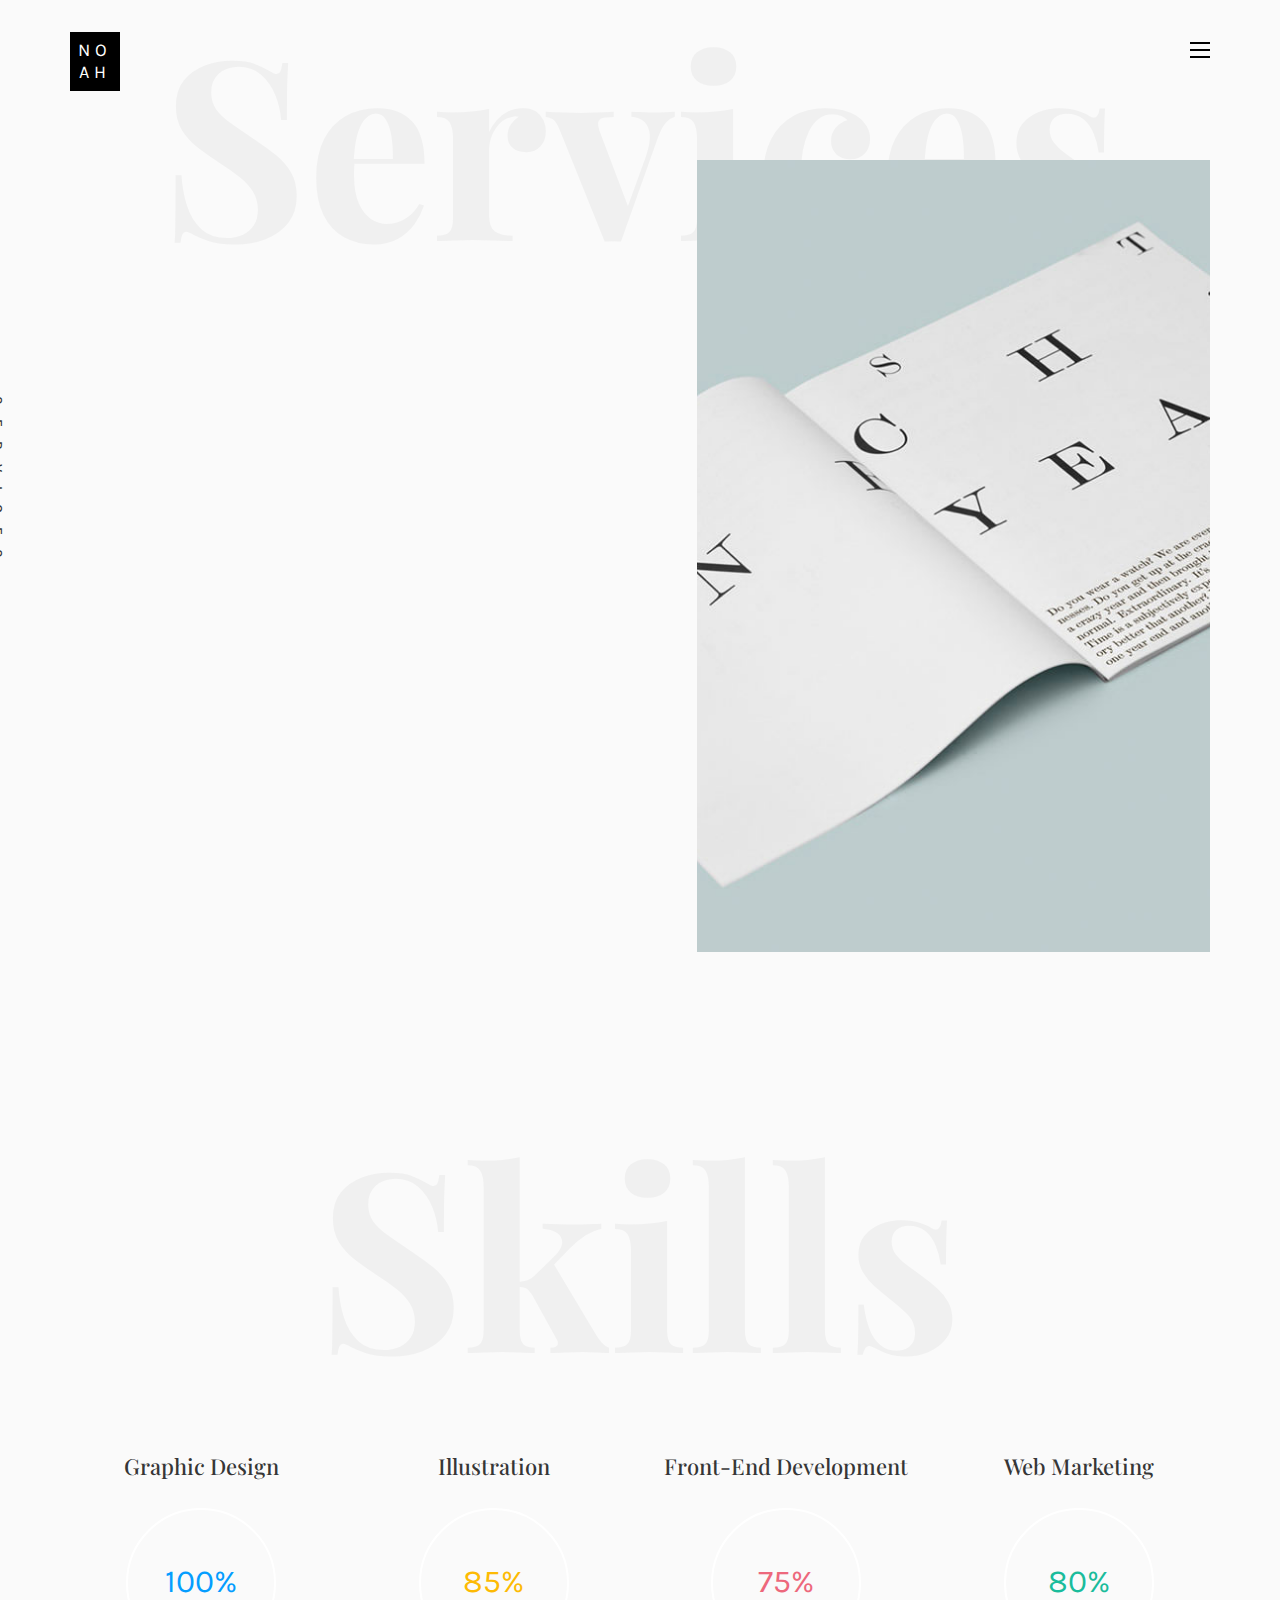
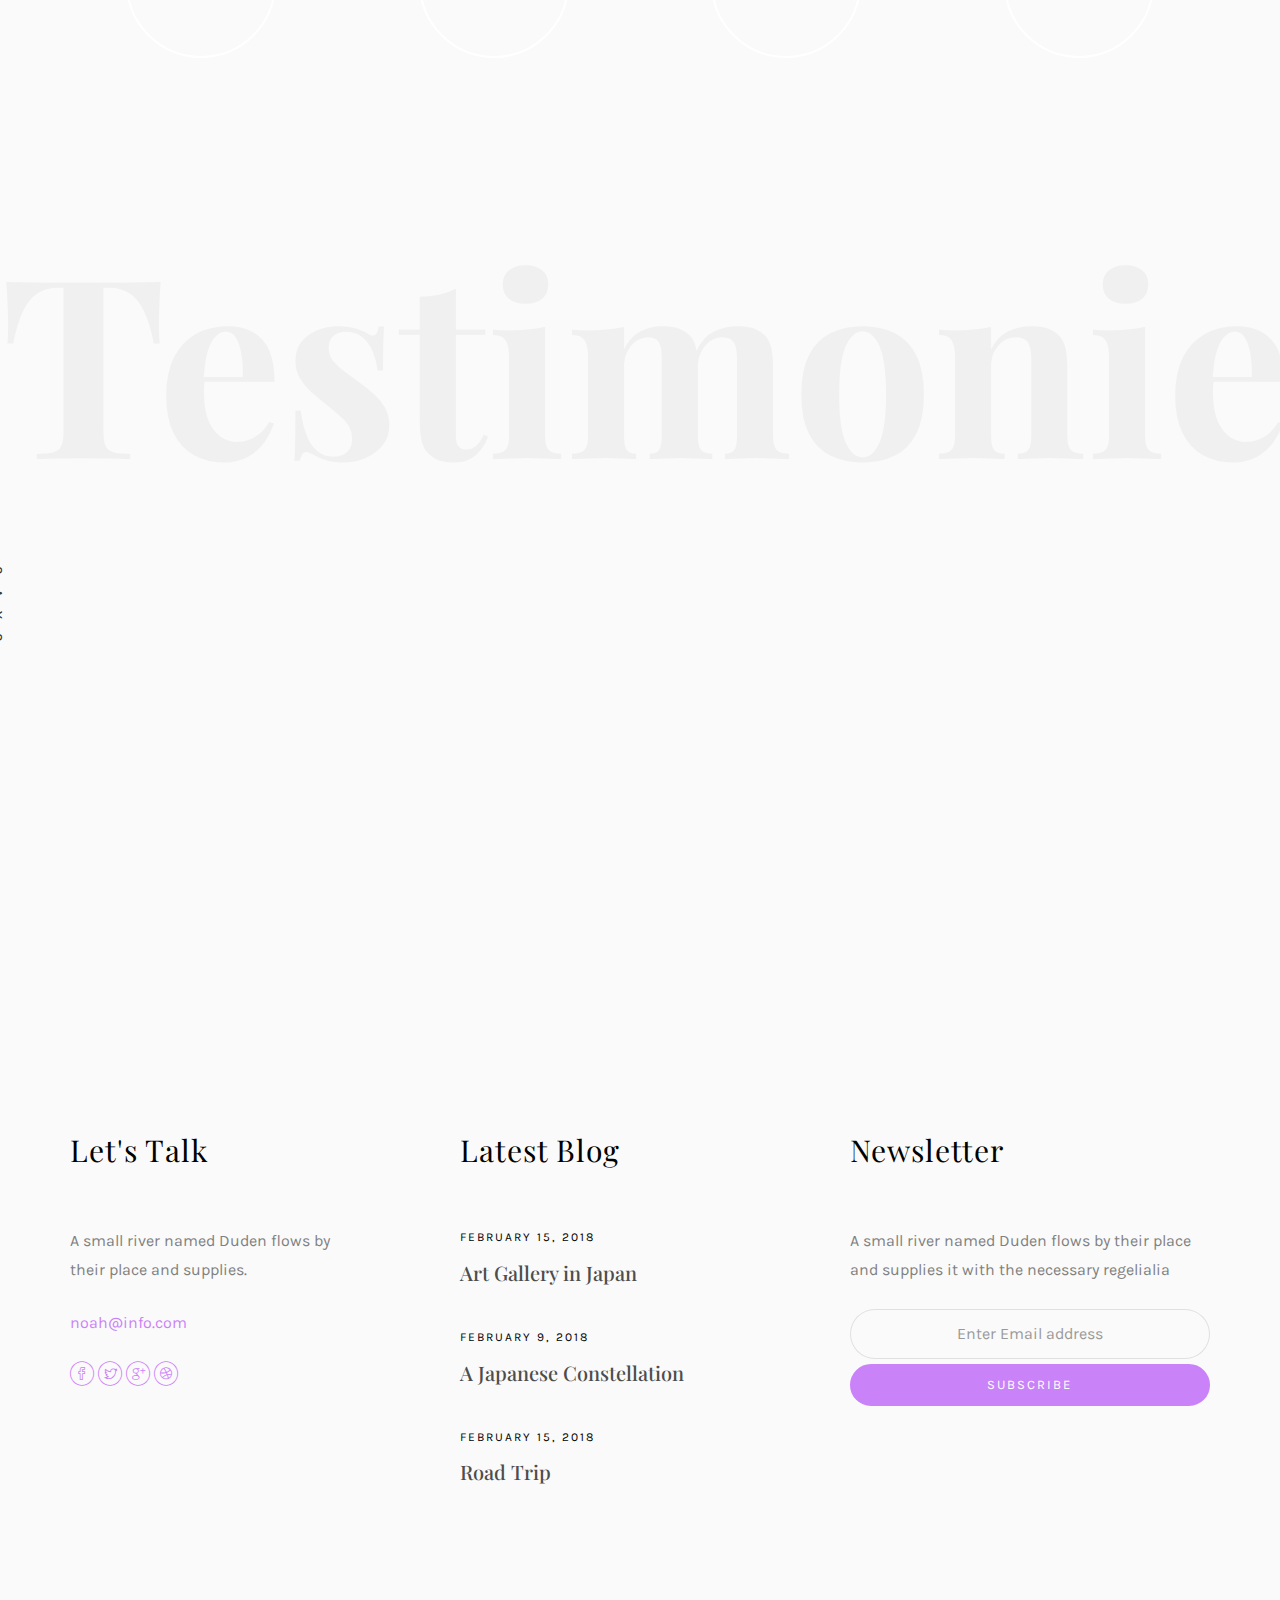
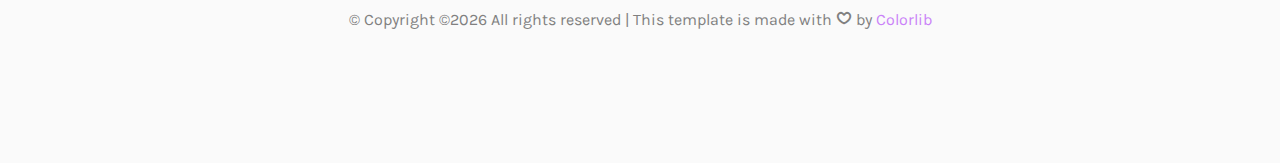
<file: services.html>
<!DOCTYPE HTML>
<html>
	<head>
	<meta charset="utf-8">
	<meta http-equiv="X-UA-Compatible" content="IE=edge">
	<title>Noah Template</title>
	<meta name="viewport" content="width=device-width, initial-scale=1">
	<meta name="description" content="" />
	<meta name="keywords" content="" />
	<meta name="author" content="" />

  <!-- Facebook and Twitter integration -->
	<meta property="og:title" content=""/>
	<meta property="og:image" content=""/>
	<meta property="og:url" content=""/>
	<meta property="og:site_name" content=""/>
	<meta property="og:description" content=""/>
	<meta name="twitter:title" content="" />
	<meta name="twitter:image" content="" />
	<meta name="twitter:url" content="" />
	<meta name="twitter:card" content="" />

	<!-- Place favicon.ico and apple-touch-icon.png in the root directory -->
	<link rel="shortcut icon" href="favicon.ico">

	<link href="https://fonts.googleapis.com/css?family=Karla:400,700" rel="stylesheet">
	<link href="https://fonts.googleapis.com/css?family=Playfair+Display:400,400i,700" rel="stylesheet">
	
	<!-- Animate.css -->
	<link rel="stylesheet" href="css/animate.css">
	<!-- Icomoon Icon Fonts-->
	<link rel="stylesheet" href="css/icomoon.css">
	<!-- Bootstrap  -->
	<link rel="stylesheet" href="css/bootstrap.css">
	<!-- Owl Carousel -->
	<link rel="stylesheet" href="css/owl.carousel.min.css">
	<link rel="stylesheet" href="css/owl.theme.default.min.css">
	<!-- Magnific Popup -->
	<link rel="stylesheet" href="css/magnific-popup.css">

	<link rel="stylesheet" href="css/style.css">


	<!-- Modernizr JS -->
	<script src="js/modernizr-2.6.2.min.js"></script>
	<!-- FOR IE9 below -->
	<!--[if lt IE 9]>
	<script src="js/respond.min.js"></script>
	<![endif]-->

	</head>
	<body>

	<nav id="colorlib-main-nav" role="navigation">
		<a href="#" class="js-colorlib-nav-toggle colorlib-nav-toggle active"><i></i></a>
		<div class="js-fullheight colorlib-table">
			<div class="colorlib-table-cell js-fullheight">
				<div class="row">
					<div class="col-md-12">
						<div class="form-group">
							<input type="text" class="form-control" id="search" placeholder="Enter any key to search...">
							<button type="submit" class="btn btn-primary"><i class="icon-search3"></i></button>
						</div>
					</div>
				</div>
				<div class="row">
					<div class="col-md-12">
						<ul>
							<li><a href="index.html">Home</a></li>
							<li class="active"><a href="services.html">Services</a></li>
							<li><a href="work.html">Work</a></li>
							<li><a href="blog.html">Blog</a></li>
							<li><a href="about.html">About</a></li>
							<li><a href="contact.html">Contact</a></li>
						</ul>
					</div>
				</div>
				<div class="row">
					<div class="col-md-12">
						<h2 class="head-title">Works</h2>
						<a href="images/work-1.jpg" class="gallery image-popup-link text-center" style="background-image: url(images/work-1.jpg);">
							<span><i class="icon-search3"></i></span>
						</a>
						<a href="images/work-2.jpg" class="gallery image-popup-link text-center" style="background-image: url(images/work-2.jpg);">
							<span><i class="icon-search3"></i></span>
						</a>
						<a href="images/work-3.jpg" class="gallery image-popup-link text-center" style="background-image: url(images/work-3.jpg);">
							<span><i class="icon-search3"></i></span>
						</a>
						<a href="images/work-4.jpg" class="gallery image-popup-link text-center" style="background-image: url(images/work-4.jpg);">
							<span><i class="icon-search3"></i></span>
						</a>
					</div>
				</div>
			</div>
		</div>
	</nav>
	
	<div id="colorlib-page">
		<header>
			<div class="container">
				<div class="row">
					<div class="col-md-12">
						<div class="colorlib-navbar-brand">
							<a class="colorlib-logo" href="index.html"><span>No</span><span>ah</span></a>
						</div>
						<a href="#" class="js-colorlib-nav-toggle colorlib-nav-toggle"><i></i></a>
					</div>
				</div>
			</div>
		</header>
		<div id="colorlib-services">
			<div class="container">
				<div class="row text-center">
					<h2 class="bold">Services</h2>
				</div>
				<div class="row">
					<div class="col-md-12">
						<div class="services-flex">
							<div class="one-third">
								<div class="row">
									<div class="col-md-12 col-md-offset-0 animate-box intro-heading">
										<span>My Services</span>
										<h2>Here Are Some of My Skills</h2>
									</div>
								</div>
								<div class="row">
									<div class="col-md-12">
										<div class="rotate">
											<h2 class="heading">Services</h2>
										</div>
									</div>
									<div class="col-md-6">
										<div class="services animate-box">
											<h3>1 - Graphic Design</h3>
											<ul>
												<li>UI Design</li>
												<li>Website &amp; Digital Design</li>
												<li>Brading &amp; Visual Identity</li>
												<li>Print Design</li>
											</ul>
										</div>
										<div class="services animate-box">
											<h3>3 - Front End Development</h3>
											<ul>
												<li>HTML / CSS</li>
												<li>JS &amp; Jquery Startup</li>
												<li>WordPress</li>
												<li>Jomla</li>
											</ul>
										</div>
									</div>
									<div class="col-md-6">
										<div class="services animate-box">
											<h3>2 - Illustration</h3>
											<ul>
												<li>Editorial</li>
												<li>Narrative</li>
												<li>Motion Graphics</li>
												<li>Animation</li>
												<li>Visual Effects</li>
											</ul>
										</div>
										<div class="services animate-box">
											<h3>4 - Web Marketing</h3>
											<ul>
												<li>Sales Marketing</li>
												<li>Invoice</li>
												<li>eCommerce</li>
											</ul>
										</div>
									</div>
								</div>
							</div>
							<div class="one-forth services-img" style="background-image: url(images/services-img.jpg);">
							</div>
						</div>
					</div>
				</div>
			</div>
		</div>

		<div id="colorlib-progress">
			<div class="container">
				<div class="row text-center">
					<h2 class="bold">Skills</h2>
				</div>
				<div class="row">
					<div class="col-md-12 col-md-offset-0 text-center animate-box intro-heading">
						<span>Skills</span>
						<h2>My Skills</h2>
					</div>
				</div>
				<div class="row">
			      <div class="col-md-3 col-sm-6 text-center">
			      	<h2 class="progress-head">Graphic Design</h2>
		            <div class="progress blue">
		                <span class="progress-left">
		                    <span class="progress-bar"></span>
		                </span>
		                <span class="progress-right">
		                    <span class="progress-bar"></span>
		                </span>
		                <div class="progress-value">100%</div>
		            </div>
		         </div>
			 
		         <div class="col-md-3 col-sm-6 text-center">
		         	<h2 class="progress-head">Illustration</h2>
		            <div class="progress yellow">
		                <span class="progress-left">
		                    <span class="progress-bar"></span>
		                </span>
		                <span class="progress-right">
		                    <span class="progress-bar"></span>
		                </span>
		                <div class="progress-value">85%</div>
		            </div>
		         </div>

		         <div class="col-md-3 col-sm-6 text-center">
		         	<h2 class="progress-head">Front-End Development</h2>
		            <div class="progress pink">
		                <span class="progress-left">
		                    <span class="progress-bar"></span>
		                </span>
		                <span class="progress-right">
		                    <span class="progress-bar"></span>
		                </span>
		                <div class="progress-value">75%</div>
		            </div>
		         </div>

		         <div class="col-md-3 col-sm-6 text-center">
		         	<h2 class="progress-head">Web Marketing</h2>
		            <div class="progress green">
		                <span class="progress-left">
		                    <span class="progress-bar"></span>
		                </span>
		                <span class="progress-right">
		                    <span class="progress-bar"></span>
		                </span>
		                <div class="progress-value">80%</div>
		            </div>
		         </div>
			   </div>
			</div>
		</div>

		<div id="colorlib-testimony">
			<div class="container">
				<div class="row text-center">
					<h2 class="bold">Testimonies</h2>
				</div>
				<div class="row">
					<div class="col-md-12 col-md-offset-0 text-center animate-box intro-heading">
						<span>Testimonies</span>
						<h2>Clients Says</h2>
					</div>
				</div>
				<div class="row">
					<div class="col-md-12">
						<div class="rotate">
							<h2 class="heading">Says</h2>
						</div>
					</div>
				</div>
				<div class="row animate-box">
					<div class="owl-carousel">
						<div class="item">
							<div class="col-md-12 text-center">
								<div class="testimony">
									<blockquote>
										<p>"A small river named Duden flows by their place and supplies it with the necessary regelialia.</p>
										<span>" &mdash; George Brooks</span>
									</blockquote>
								</div>
							</div>
						</div>
						<div class="item">
							<div class="col-md-12 text-center">
								<div class="testimony">
									<blockquote>
										<p>"Even the all-powerful Pointing has no control about the blind texts it is an almost unorthographic life One day however a small line of blind text by the name of Lorem Ipsum decided to leave for the far World of Grammar.</p>
										<span>" &mdash; Daniel Foster</span>
									</blockquote>
								</div>
							</div>
						</div>
						<div class="item">
							<div class="col-md-12 text-center">
								<div class="testimony">
									<blockquote>
										<p>"When she reached the first hills of the Italic Mountains, she had a last view back on the skyline of her hometown Bookmarksgrove</p>
										<span>" &mdash; Liam Jenkins</span>
									</blockquote>
								</div>
							</div>
						</div>
					</div>
				</div>
			</div>
		</div>

		<footer>
			<div id="footer">
				<div class="container">
					<div class="row">
						<div class="col-md-4 col-pb-sm">
							<div class="row">
								<div class="col-md-10">
									<h2>Let's Talk</h2>
									<p>A small river named Duden flows by their place and supplies.</p>
									<p><a href="#">noah@info.com</a></p>
									<p class="colorlib-social-icons">
										<a href="#"><i class="icon-facebook4"></i></a>
										<a href="#"><i class="icon-twitter3"></i></a>
										<a href="#"><i class="icon-googleplus"></i></a>
										<a href="#"><i class="icon-dribbble2"></i></a>
									</p>
								</div>
							</div>
						</div>
						<div class="col-md-4 col-pb-sm">
							<h2>Latest Blog</h2>
							<div class="f-entry">
								<a href="#" class="featured-img" style="background-image: url(images/img-1.jpg);"></a>
								<div class="desc">
									<span>February 15, 2018</span>
									<h3><a href="#">Art Gallery in Japan</a></h3>
								</div>
							</div>
							<div class="f-entry">
								<a href="#" class="featured-img" style="background-image: url(images/img-2.jpg);"></a>
								<div class="desc">
									<span>February 9, 2018</span>
									<h3><a href="#">A Japanese Constellation</a></h3>
								</div>
							</div>
							<div class="f-entry">
								<a href="#" class="featured-img" style="background-image: url(images/img-3.jpg);"></a>
								<div class="desc">
									<span>February 15, 2018</span>
									<h3><a href="#">Road Trip</a></h3>
								</div>
							</div>
						</div>
						<div class="col-md-4 col-pb-sm">
							<h2>Newsletter</h2>
							<p>A small river named Duden flows by their place and supplies it with the necessary regelialia</p>
							<div class="subscribe text-center">
								<div class="form-group">
									<input type="text" class="form-control text-center" placeholder="Enter Email address">
									<input type="submit" value="Subscribe" class="btn btn-primary btn-custom">
								</div>
							</div>
						</div>
					</div>
					<div class="row">
						<div class="col-md-12 text-center">
							<p>
								&copy; <!-- Link back to Colorlib can't be removed. Template is licensed under CC BY 3.0. -->
Copyright &copy;<script>document.write(new Date().getFullYear());</script> All rights reserved | This template is made with <i class="icon-heart4" aria-hidden="true"></i> by <a href="https://colorlib.com" target="_blank">Colorlib</a>
<!-- Link back to Colorlib can't be removed. Template is licensed under CC BY 3.0. -->
							</p>
						</div>
					</div>
				</div>
			</div>
		</footer>
	
	</div>

	<!-- jQuery -->
	<script src="js/jquery.min.js"></script>
	<!-- jQuery Easing -->
	<script src="js/jquery.easing.1.3.js"></script>
	<!-- Bootstrap -->
	<script src="js/bootstrap.min.js"></script>
	<!-- Waypoints -->
	<script src="js/jquery.waypoints.min.js"></script>
	<!-- Owl Carousel -->
	<script src="js/owl.carousel.min.js"></script>
	<!-- Magnific Popup -->
	<script src="js/jquery.magnific-popup.min.js"></script>
	<script src="js/magnific-popup-options.js"></script>

	<!-- Main JS (Do not remove) -->
	<script src="js/main.js"></script>

	</body>
</html>
</file>
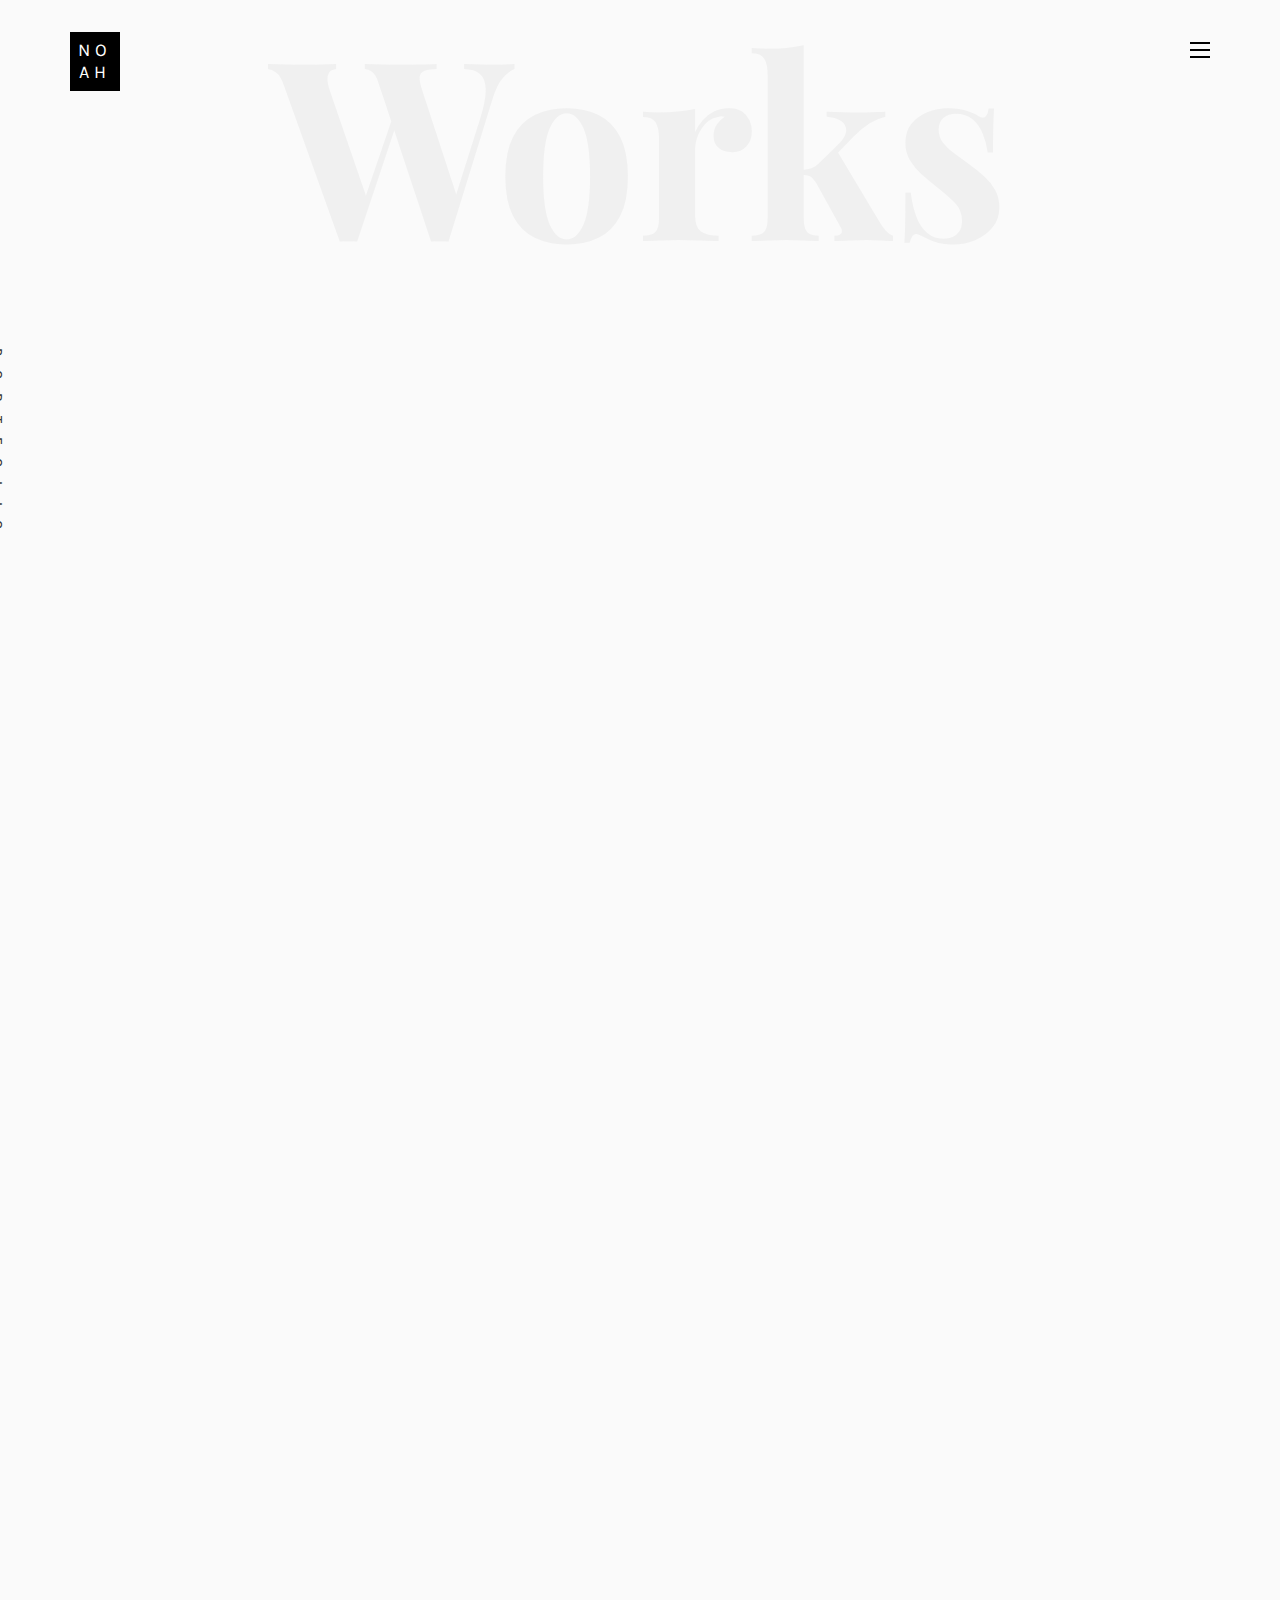
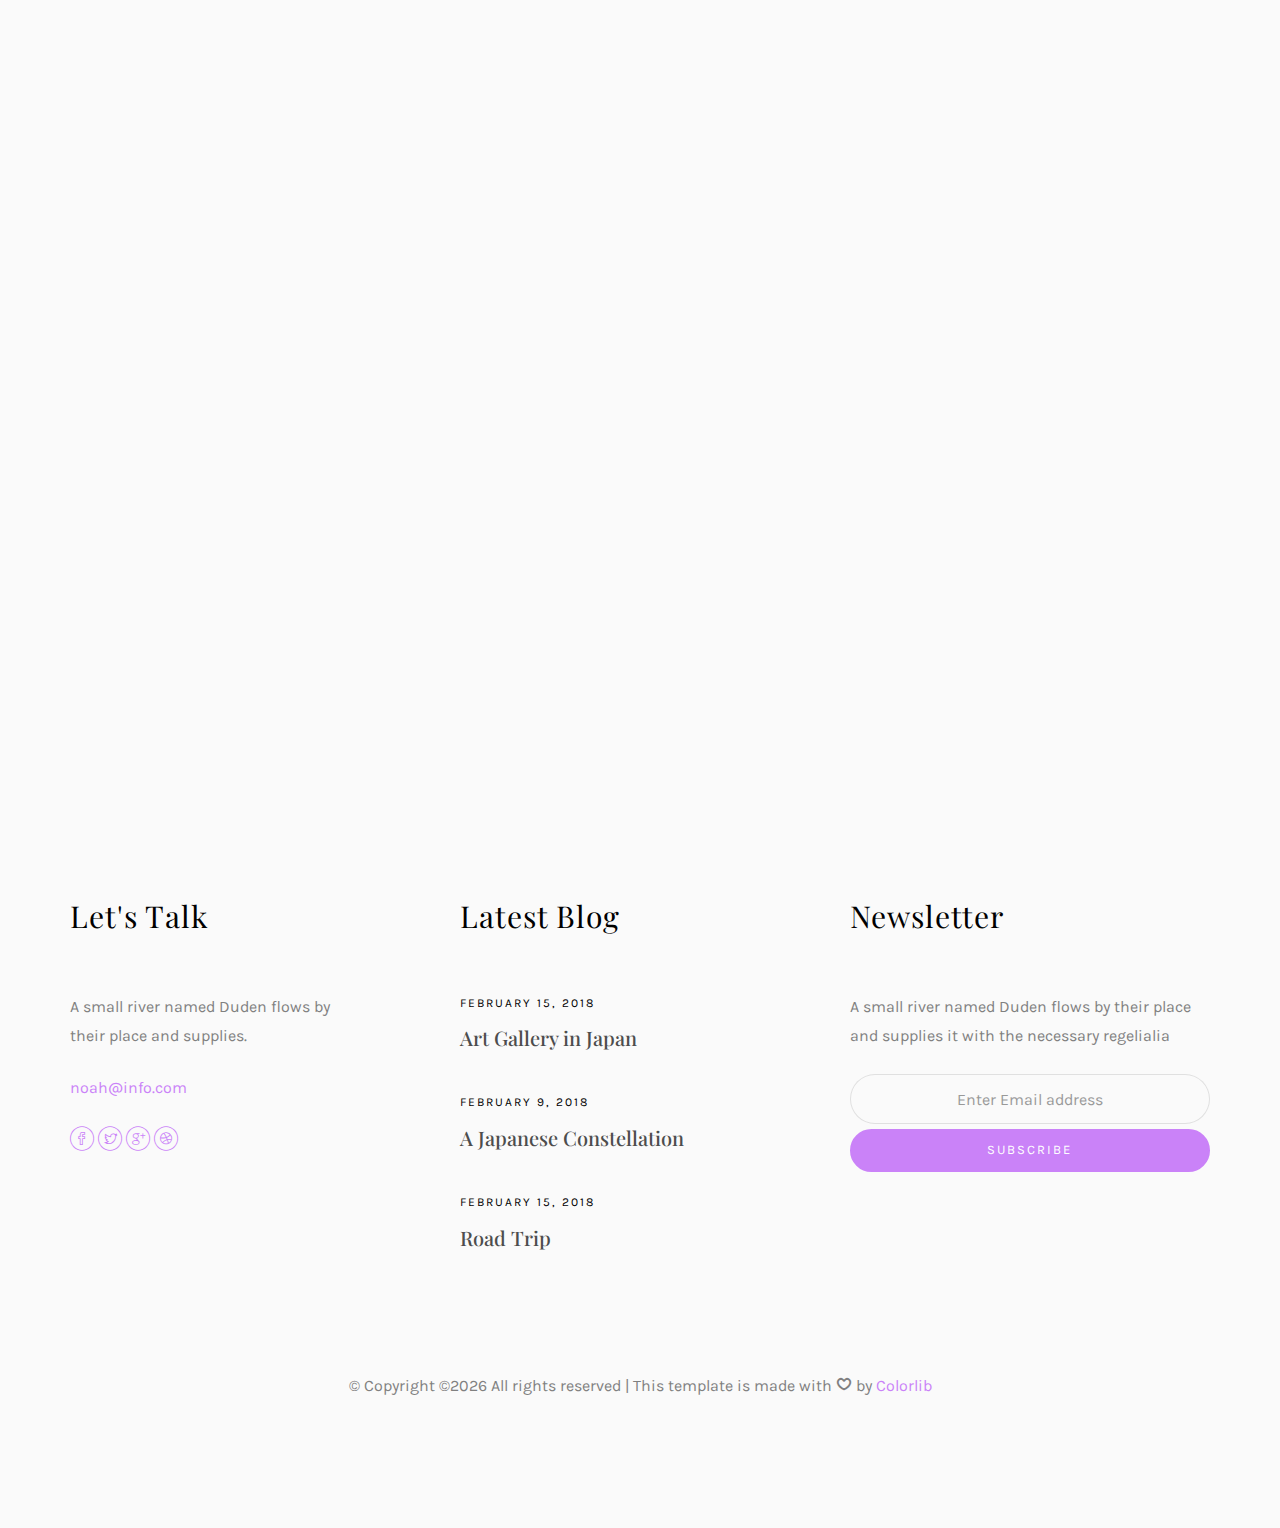
<file: work-single.html>
<!DOCTYPE HTML>
<html>
	<head>
	<meta charset="utf-8">
	<meta http-equiv="X-UA-Compatible" content="IE=edge">
	<title>Noah Template</title>
	<meta name="viewport" content="width=device-width, initial-scale=1">
	<meta name="description" content="" />
	<meta name="keywords" content="" />
	<meta name="author" content="" />

  <!-- Facebook and Twitter integration -->
	<meta property="og:title" content=""/>
	<meta property="og:image" content=""/>
	<meta property="og:url" content=""/>
	<meta property="og:site_name" content=""/>
	<meta property="og:description" content=""/>
	<meta name="twitter:title" content="" />
	<meta name="twitter:image" content="" />
	<meta name="twitter:url" content="" />
	<meta name="twitter:card" content="" />

	<!-- Place favicon.ico and apple-touch-icon.png in the root directory -->
	<link rel="shortcut icon" href="favicon.ico">

	<link href="https://fonts.googleapis.com/css?family=Karla:400,700" rel="stylesheet">
	<link href="https://fonts.googleapis.com/css?family=Playfair+Display:400,400i,700" rel="stylesheet">
	
	<!-- Animate.css -->
	<link rel="stylesheet" href="css/animate.css">
	<!-- Icomoon Icon Fonts-->
	<link rel="stylesheet" href="css/icomoon.css">
	<!-- Bootstrap  -->
	<link rel="stylesheet" href="css/bootstrap.css">
	<!-- Owl Carousel -->
	<link rel="stylesheet" href="css/owl.carousel.min.css">
	<link rel="stylesheet" href="css/owl.theme.default.min.css">
	<!-- Magnific Popup -->
	<link rel="stylesheet" href="css/magnific-popup.css">

	<link rel="stylesheet" href="css/style.css">


	<!-- Modernizr JS -->
	<script src="js/modernizr-2.6.2.min.js"></script>
	<!-- FOR IE9 below -->
	<!--[if lt IE 9]>
	<script src="js/respond.min.js"></script>
	<![endif]-->

	</head>
	<body>

	<nav id="colorlib-main-nav" role="navigation">
		<a href="#" class="js-colorlib-nav-toggle colorlib-nav-toggle active"><i></i></a>
		<div class="js-fullheight colorlib-table">
			<div class="colorlib-table-cell js-fullheight">
				<div class="row">
					<div class="col-md-12">
						<div class="form-group">
							<input type="text" class="form-control" id="search" placeholder="Enter any key to search...">
							<button type="submit" class="btn btn-primary"><i class="icon-search3"></i></button>
						</div>
					</div>
				</div>
				<div class="row">
					<div class="col-md-12">
						<ul>
							<li><a href="index.html">Home</a></li>
							<li><a href="services.html">Services</a></li>
							<li class="active"><a href="work.html">Work</a></li>
							<li><a href="blog.html">Blog</a></li>
							<li><a href="about.html">About</a></li>
							<li><a href="contact.html">Contact</a></li>
						</ul>
					</div>
				</div>
				<div class="row">
					<div class="col-md-12">
						<h2 class="head-title">Works</h2>
						<a href="images/work-1.jpg" class="gallery image-popup-link text-center" style="background-image: url(images/work-1.jpg);">
							<span><i class="icon-search3"></i></span>
						</a>
						<a href="images/work-2.jpg" class="gallery image-popup-link text-center" style="background-image: url(images/work-2.jpg);">
							<span><i class="icon-search3"></i></span>
						</a>
						<a href="images/work-3.jpg" class="gallery image-popup-link text-center" style="background-image: url(images/work-3.jpg);">
							<span><i class="icon-search3"></i></span>
						</a>
						<a href="images/work-4.jpg" class="gallery image-popup-link text-center" style="background-image: url(images/work-4.jpg);">
							<span><i class="icon-search3"></i></span>
						</a>
					</div>
				</div>
			</div>
		</div>
	</nav>
	
	<div id="colorlib-page">
		<header>
			<div class="container">
				<div class="row">
					<div class="col-md-12">
						<div class="colorlib-navbar-brand">
							<a class="colorlib-logo" href="index.html"><span>No</span><span>ah</span></a>
						</div>
						<a href="#" class="js-colorlib-nav-toggle colorlib-nav-toggle"><i></i></a>
					</div>
				</div>
			</div>
		</header>
		<div id="colorlib-work">
			<div class="container">
				<div class="row text-center">
					<h2 class="bold">Works</h2>
				</div>
				<div class="row">
					<div class="col-md-12 col-md-offset-0 text-center animate-box intro-heading">
						<span>Portfolio</span>
						<h2>Portfolio Single</h2>
					</div>
				</div>
				<div class="row">
					<div class="col-md-12">
						<div class="rotate">
							<h2 class="heading">Portfolio</h2>
						</div>
					</div>
				</div>
				<div class="row">
					<div class="col-md-12">
						<div class="work-entry animate-box">
							<a href="work.html" class="work-img" style="background-image: url(images/work-1.jpg);">
							</a>
							<div class="col-md-8 col-md-offset-2">
								<div class="desc">
									<h2>Pursuing Best</h2>
									<p>Far far away, behind the word mountains, far from the countries Vokalia and Consonantia, there live the blind texts. Separated they live in Bookmarksgrove right at the coast of the Semantics, a large language ocean.</p>
									<p>On her way she met a copy. The copy warned the Little Blind Text, that where it came from it would have been rewritten a thousand times and everything that was left from its origin would be the word "and" and the Little Blind Text should turn around and return to its own, safe country. But nothing the copy said could convince her and so it didn’t take long until a few insidious Copy Writers ambushed her, made her drunk with Longe and Parole and dragged her into their agency, where they abused her for their.</p>
									<img class="img-responsive" src="images/work-2.jpg" alt="html5 bootstrap template by colorlib.com"><br>
									<p>When she reached the first hills of the Italic Mountains, she had a last view back on the skyline of her hometown Bookmarksgrove, the headline of Alphabet Village and the subline of her own road, the Line Lane. Pityful a rethoric question ran over her cheek, then she continued her way.</p>
									<p class="read"><a href="#">Live Preview</a></p>
								</div>
							</div>
						</div>
					</div>
				</div>
			</div>
		</div>

		<footer>
			<div id="footer">
				<div class="container">
					<div class="row">
						<div class="col-md-4 col-pb-sm">
							<div class="row">
								<div class="col-md-10">
									<h2>Let's Talk</h2>
									<p>A small river named Duden flows by their place and supplies.</p>
									<p><a href="#">noah@info.com</a></p>
									<p class="colorlib-social-icons">
										<a href="#"><i class="icon-facebook4"></i></a>
										<a href="#"><i class="icon-twitter3"></i></a>
										<a href="#"><i class="icon-googleplus"></i></a>
										<a href="#"><i class="icon-dribbble2"></i></a>
									</p>
								</div>
							</div>
						</div>
						<div class="col-md-4 col-pb-sm">
							<h2>Latest Blog</h2>
							<div class="f-entry">
								<a href="#" class="featured-img" style="background-image: url(images/img-1.jpg);"></a>
								<div class="desc">
									<span>February 15, 2018</span>
									<h3><a href="#">Art Gallery in Japan</a></h3>
								</div>
							</div>
							<div class="f-entry">
								<a href="#" class="featured-img" style="background-image: url(images/img-2.jpg);"></a>
								<div class="desc">
									<span>February 9, 2018</span>
									<h3><a href="#">A Japanese Constellation</a></h3>
								</div>
							</div>
							<div class="f-entry">
								<a href="#" class="featured-img" style="background-image: url(images/img-3.jpg);"></a>
								<div class="desc">
									<span>February 15, 2018</span>
									<h3><a href="#">Road Trip</a></h3>
								</div>
							</div>
						</div>
						<div class="col-md-4 col-pb-sm">
							<h2>Newsletter</h2>
							<p>A small river named Duden flows by their place and supplies it with the necessary regelialia</p>
							<div class="subscribe text-center">
								<div class="form-group">
									<input type="text" class="form-control text-center" placeholder="Enter Email address">
									<input type="submit" value="Subscribe" class="btn btn-primary btn-custom">
								</div>
							</div>
						</div>
					</div>
					<div class="row">
						<div class="col-md-12 text-center">
							<p>
								&copy; <!-- Link back to Colorlib can't be removed. Template is licensed under CC BY 3.0. -->
Copyright &copy;<script>document.write(new Date().getFullYear());</script> All rights reserved | This template is made with <i class="icon-heart4" aria-hidden="true"></i> by <a href="https://colorlib.com" target="_blank">Colorlib</a>
<!-- Link back to Colorlib can't be removed. Template is licensed under CC BY 3.0. -->
							</p>
						</div>
					</div>
				</div>
			</div>
		</footer>
	
	</div>

	<!-- jQuery -->
	<script src="js/jquery.min.js"></script>
	<!-- jQuery Easing -->
	<script src="js/jquery.easing.1.3.js"></script>
	<!-- Bootstrap -->
	<script src="js/bootstrap.min.js"></script>
	<!-- Waypoints -->
	<script src="js/jquery.waypoints.min.js"></script>
	<!-- Owl Carousel -->
	<script src="js/owl.carousel.min.js"></script>
	<!-- Magnific Popup -->
	<script src="js/jquery.magnific-popup.min.js"></script>
	<script src="js/magnific-popup-options.js"></script>

	<!-- Main JS (Do not remove) -->
	<script src="js/main.js"></script>

	</body>
</html>
</file>
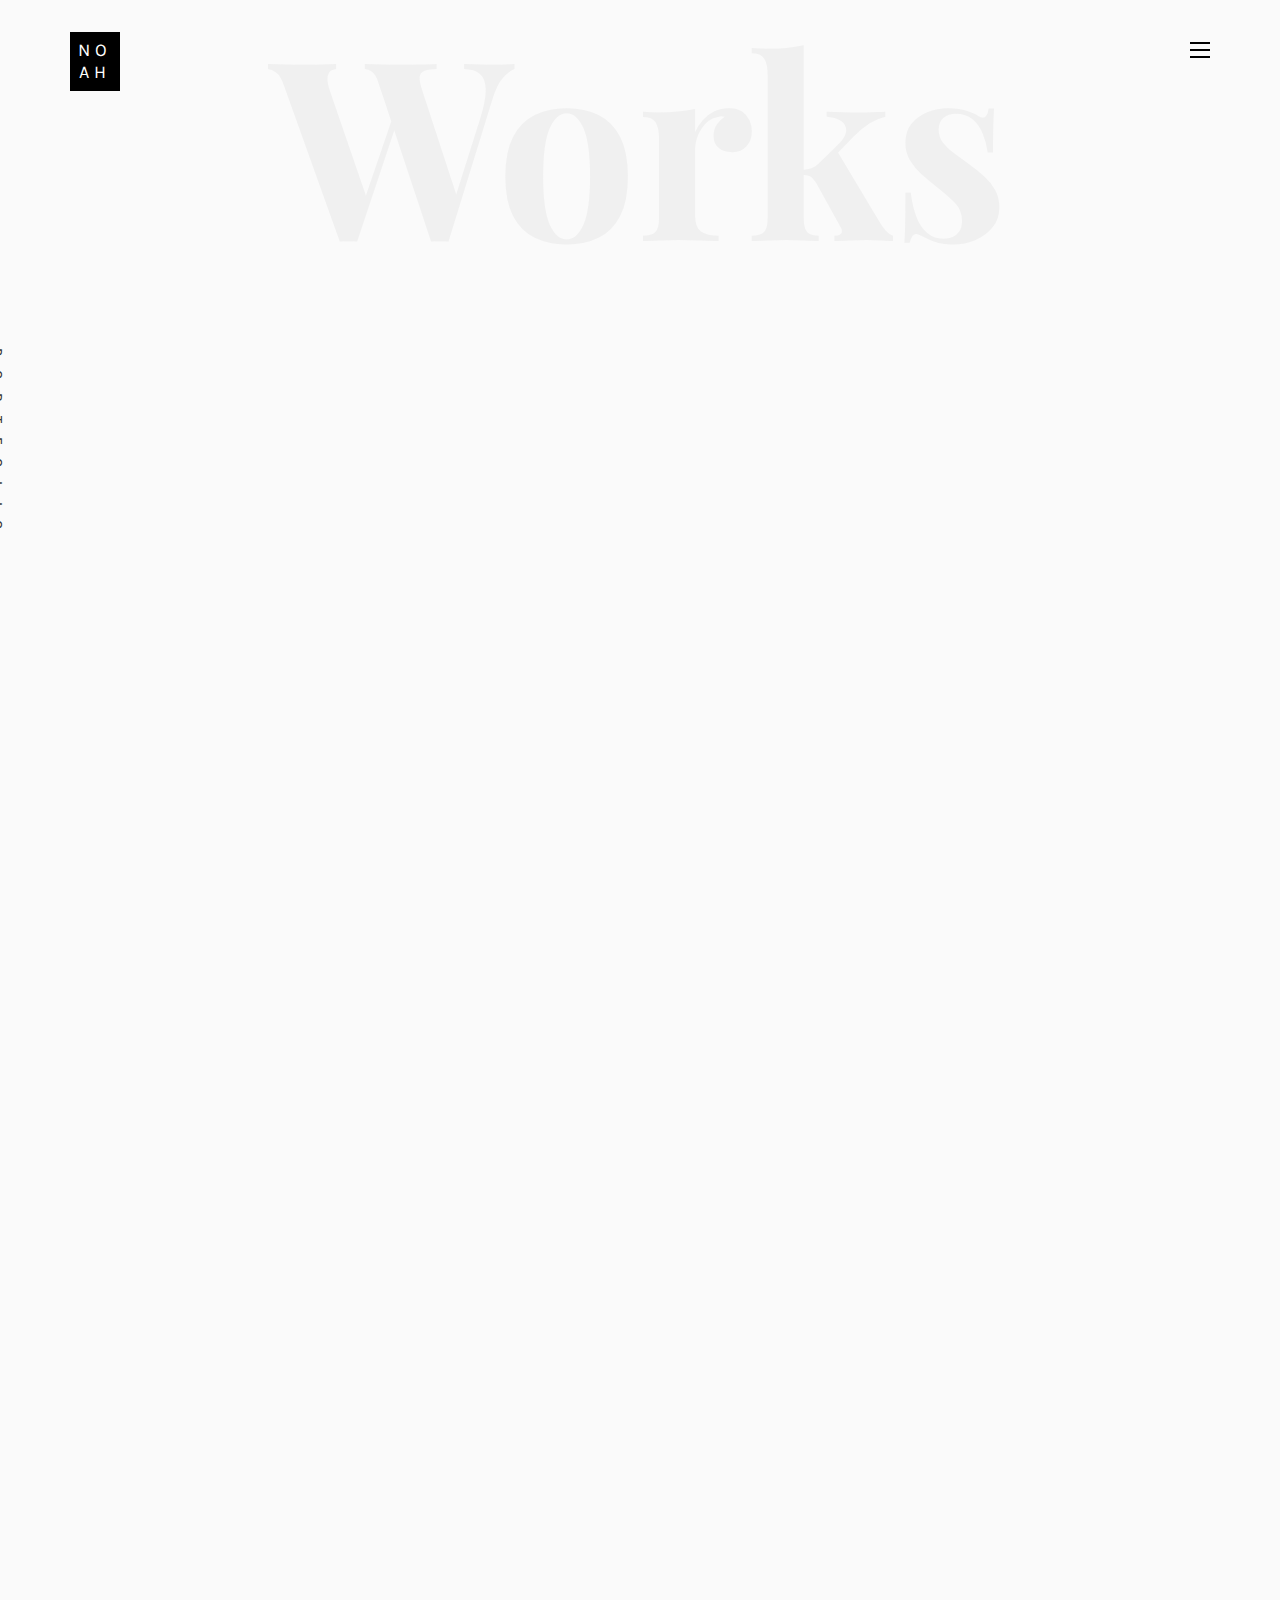
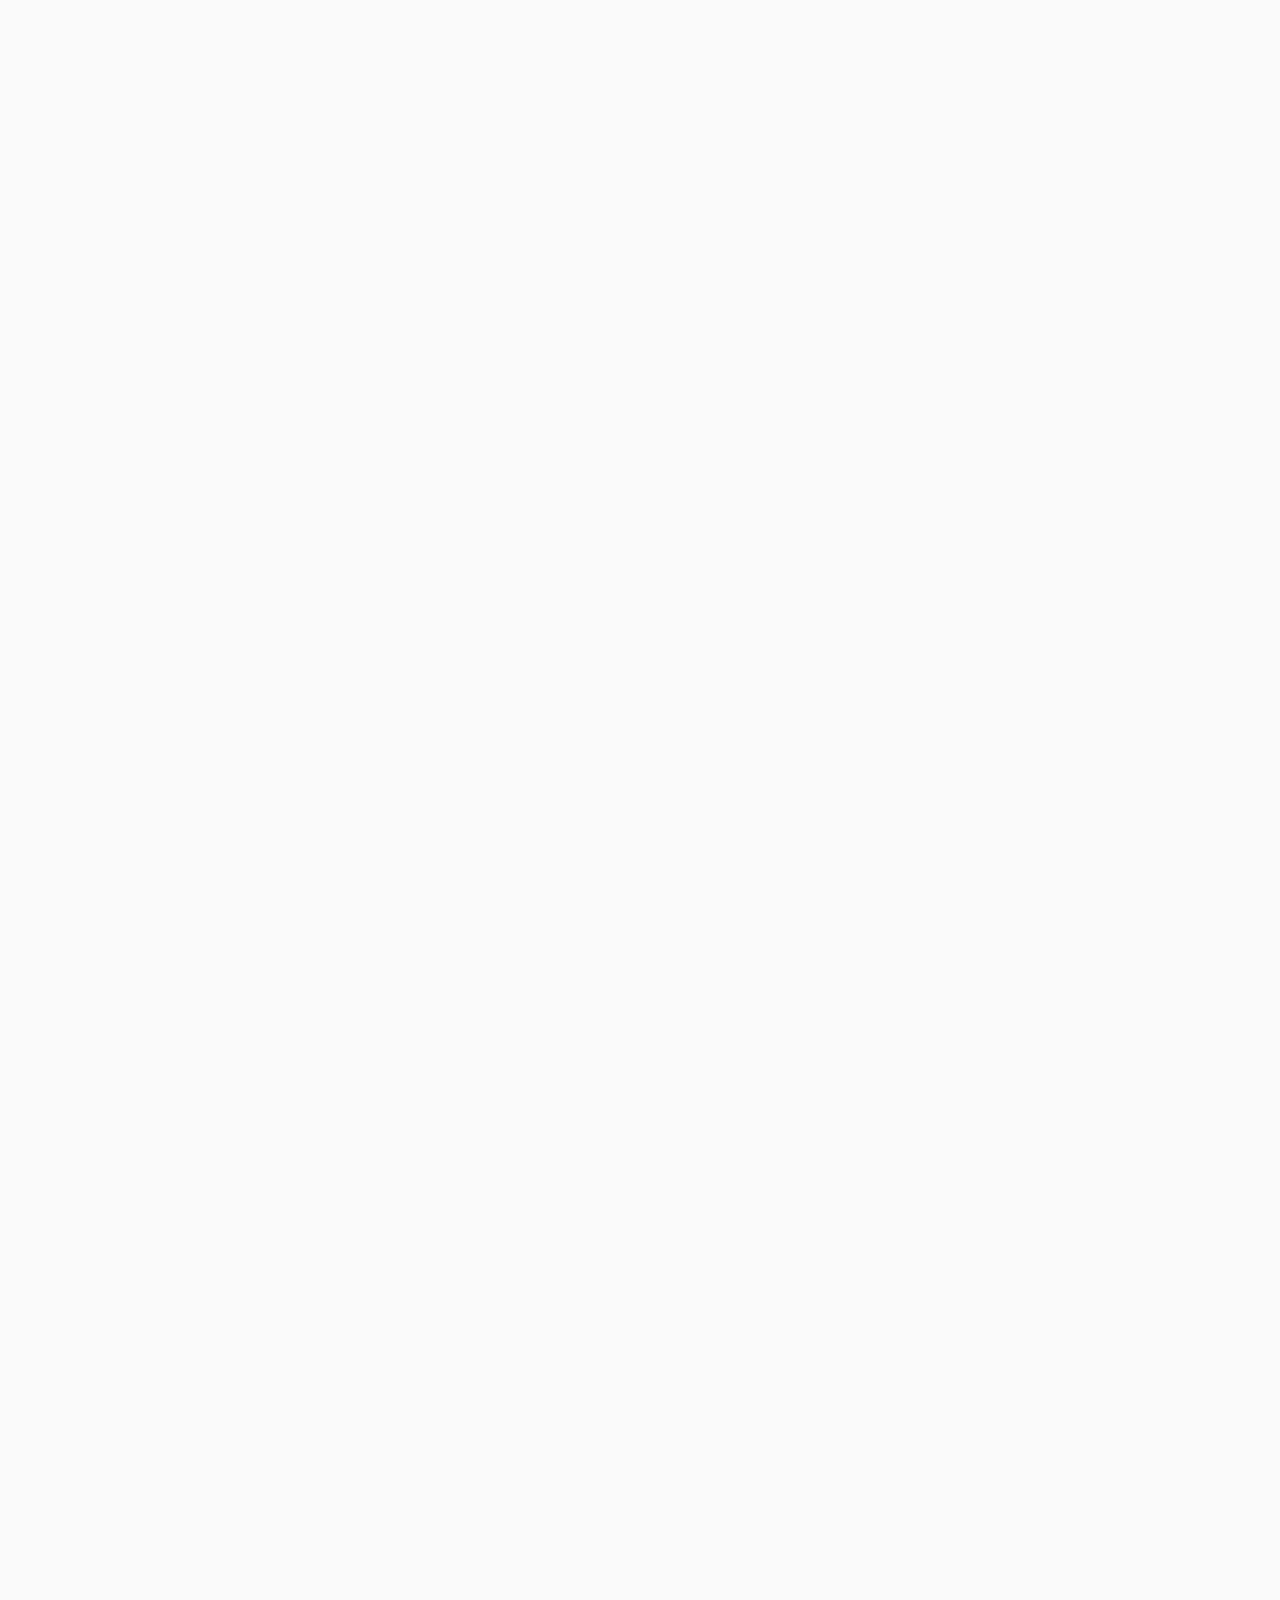
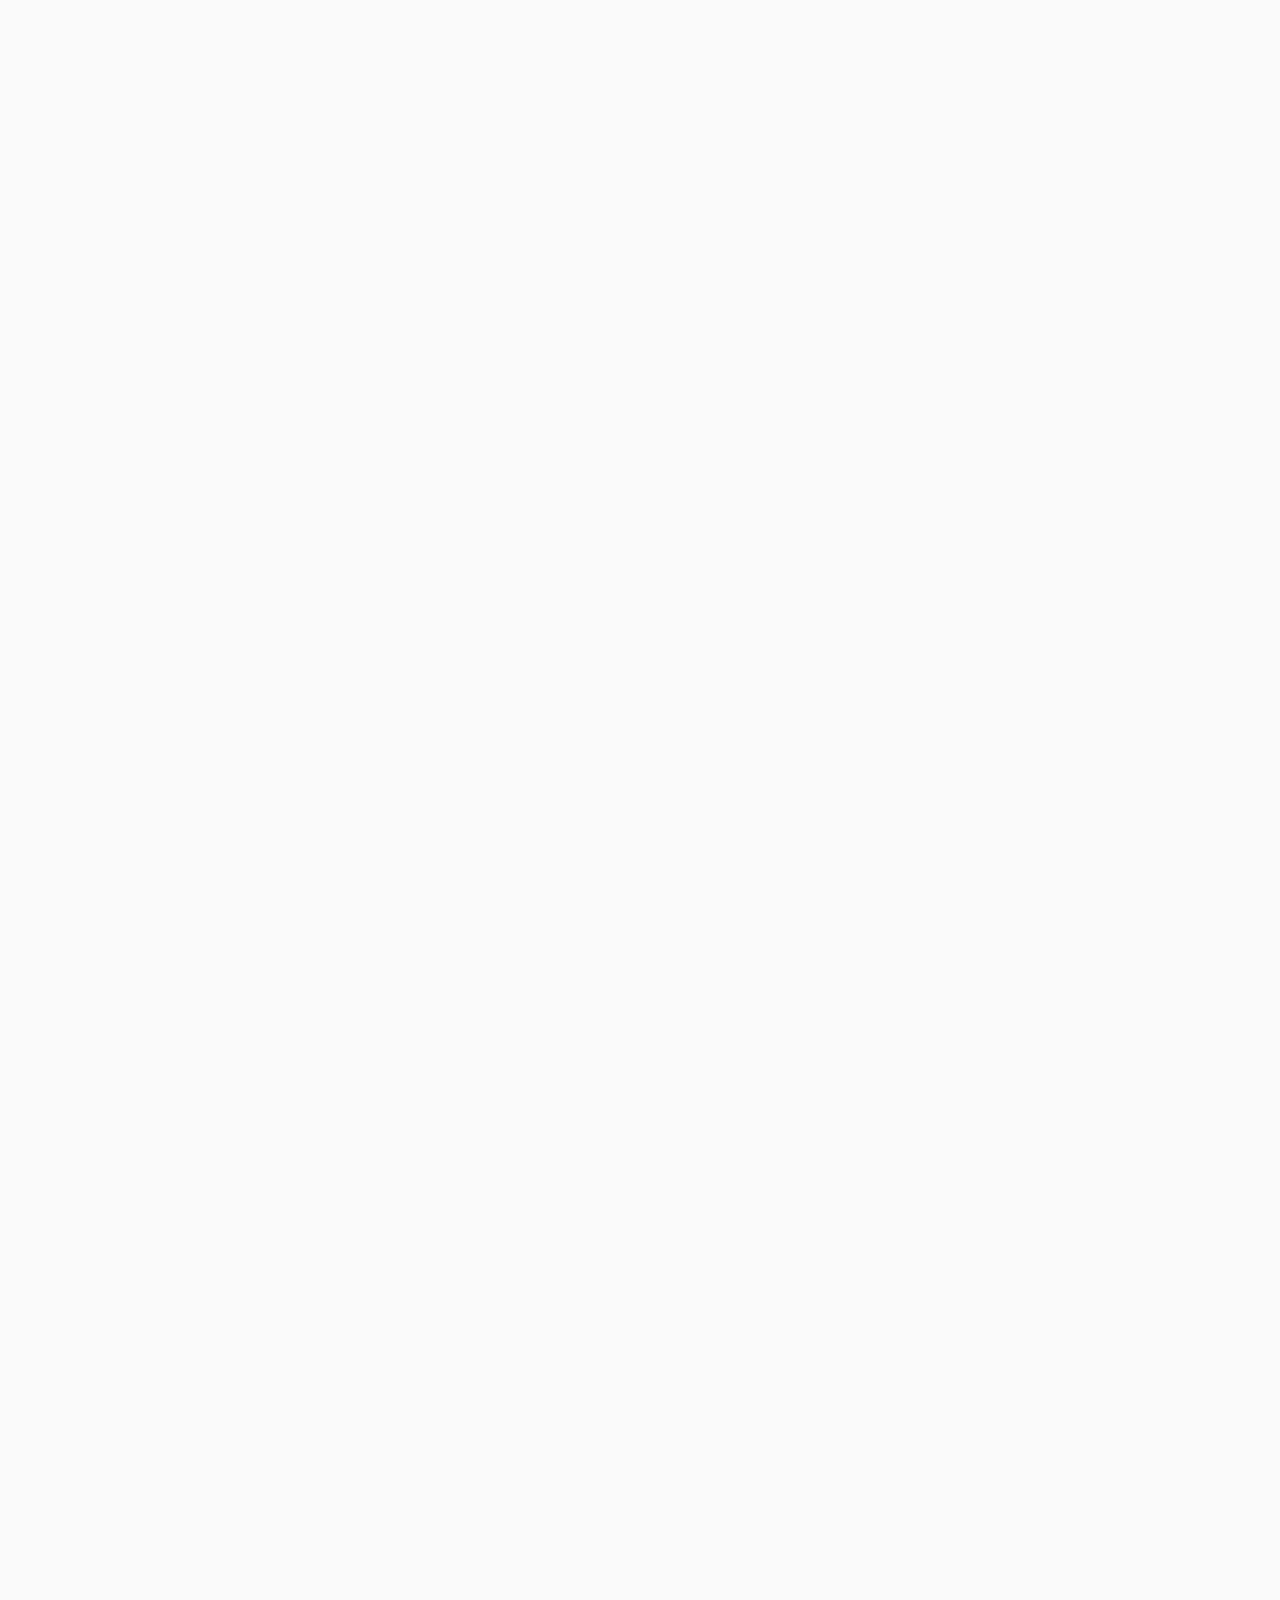
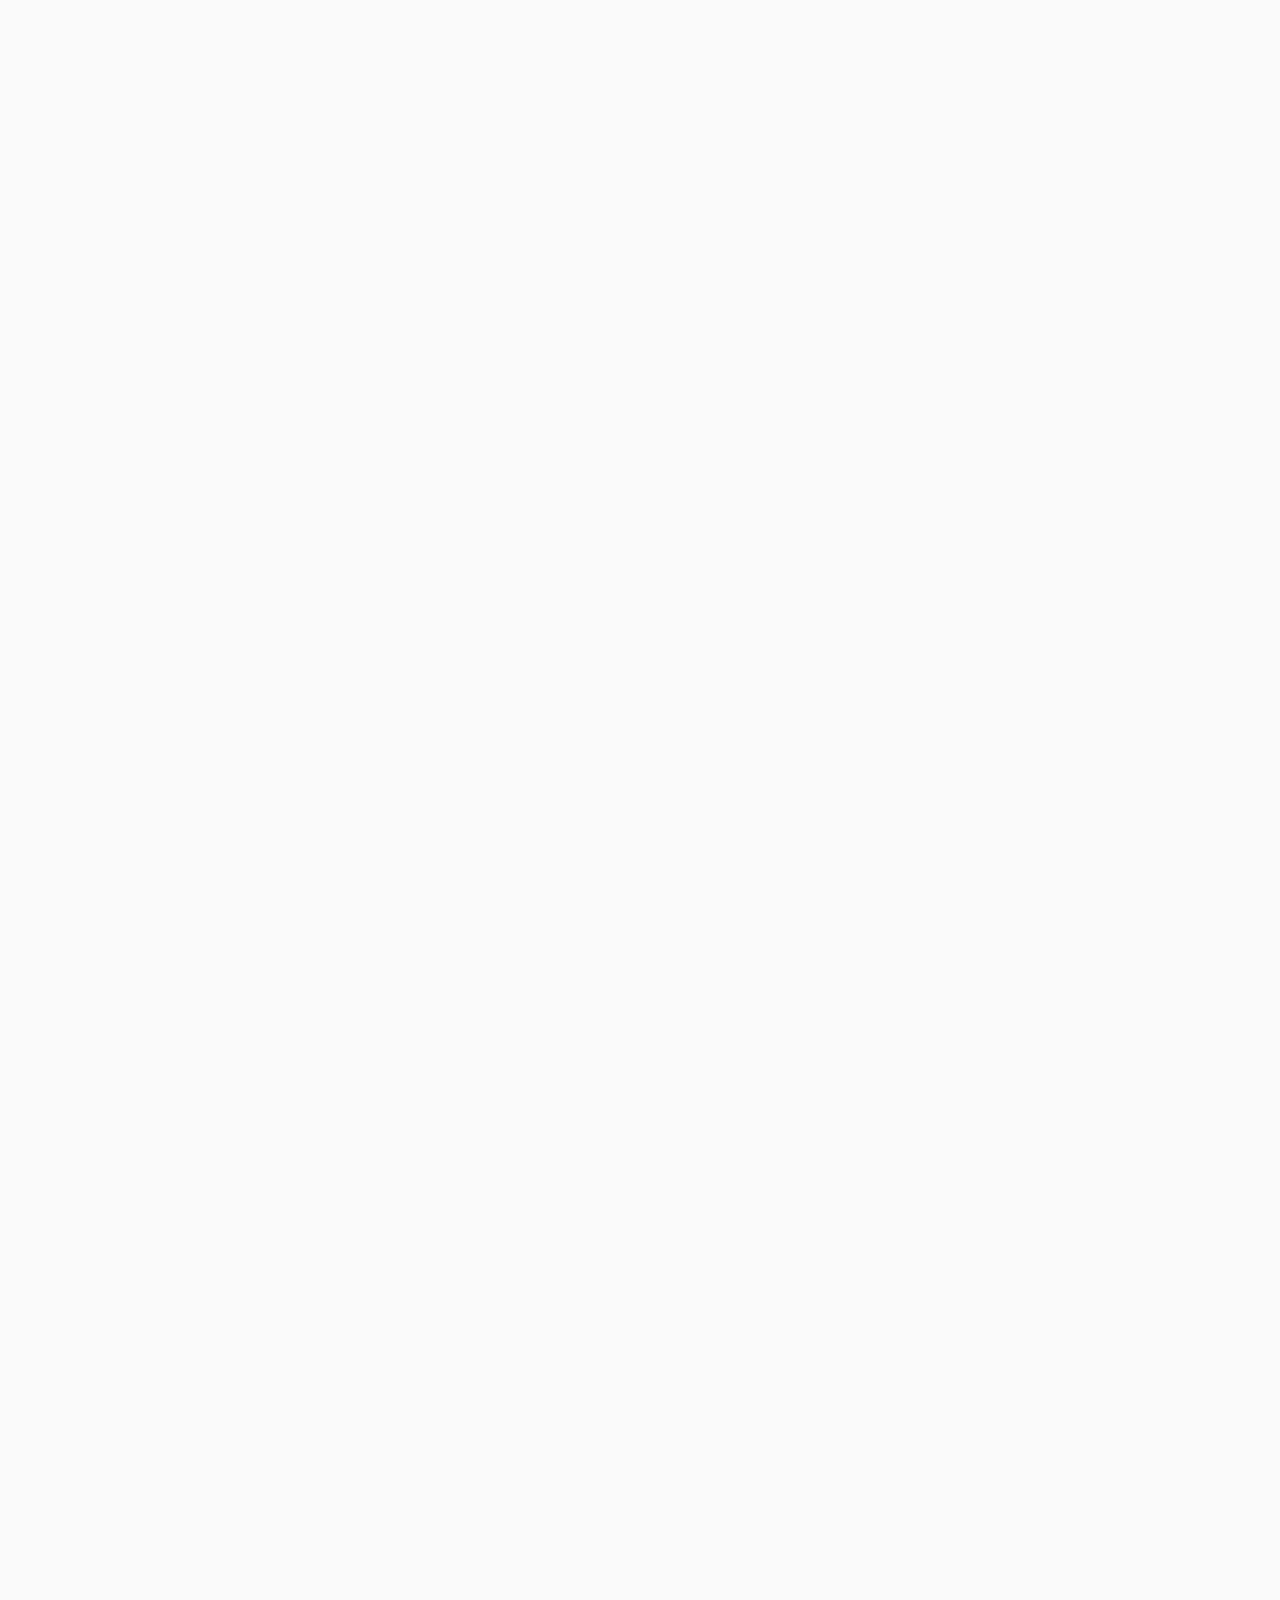
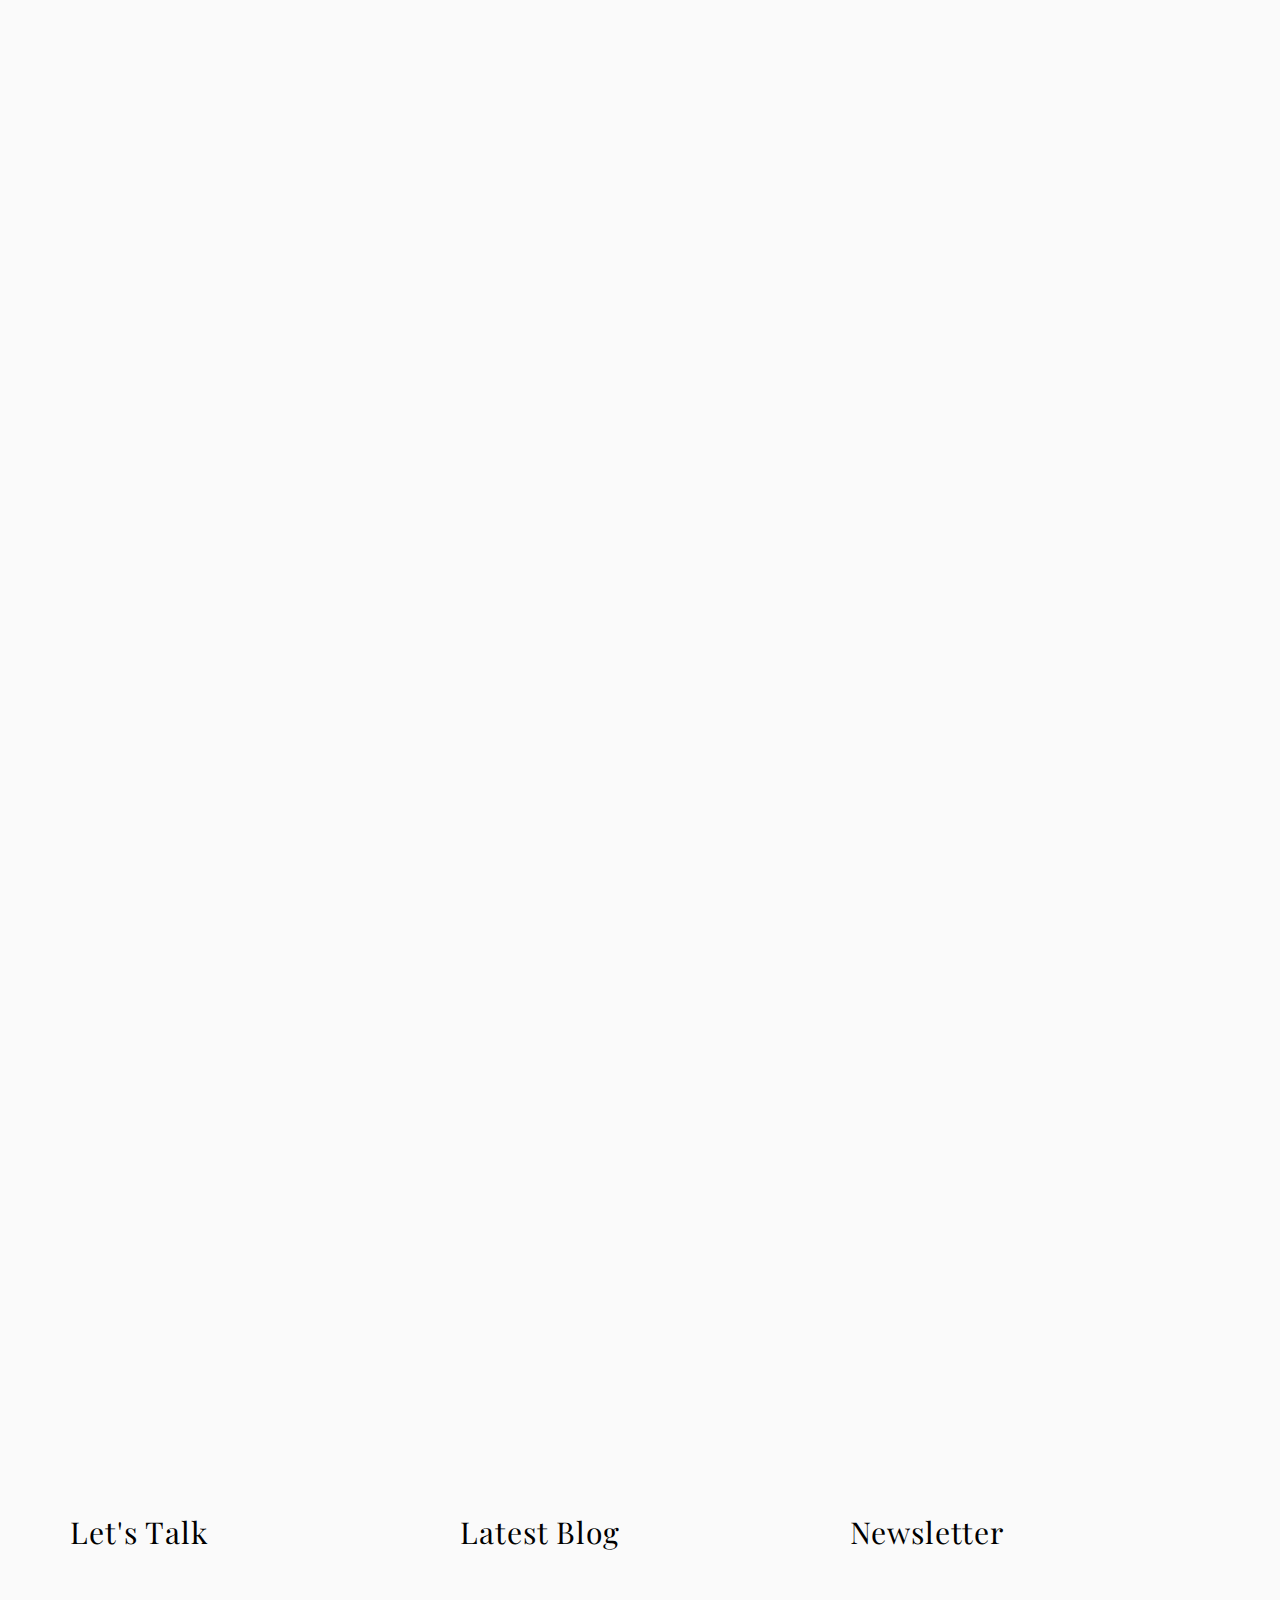
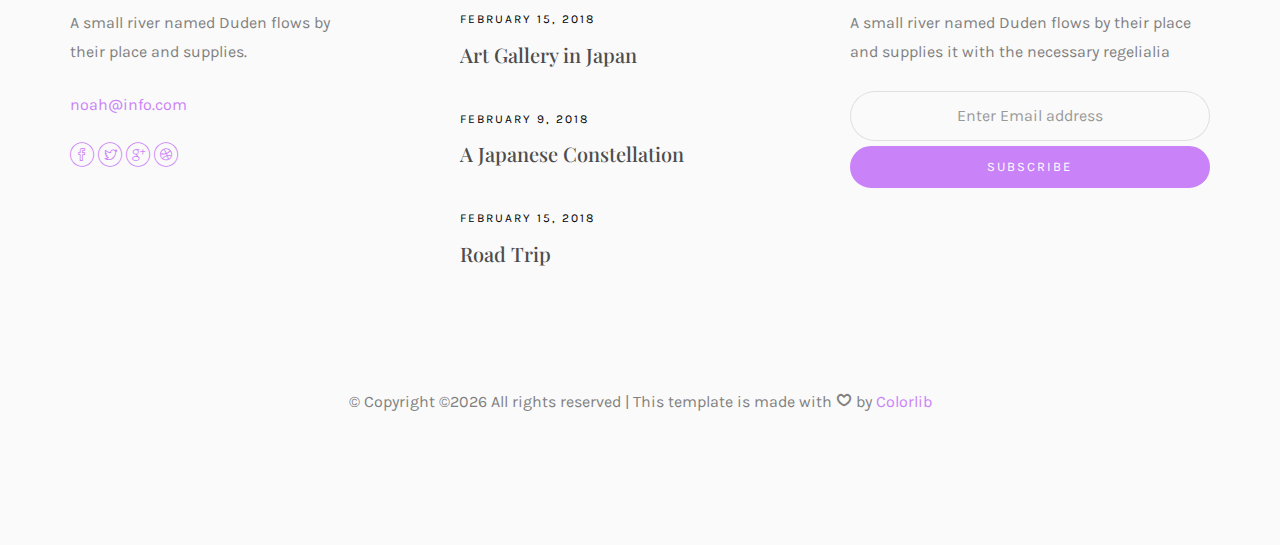
<file: work.html>
<!DOCTYPE HTML>
<html>
	<head>
	<meta charset="utf-8">
	<meta http-equiv="X-UA-Compatible" content="IE=edge">
	<title>Noah Template</title>
	<meta name="viewport" content="width=device-width, initial-scale=1">
	<meta name="description" content="" />
	<meta name="keywords" content="" />
	<meta name="author" content="" />

  <!-- Facebook and Twitter integration -->
	<meta property="og:title" content=""/>
	<meta property="og:image" content=""/>
	<meta property="og:url" content=""/>
	<meta property="og:site_name" content=""/>
	<meta property="og:description" content=""/>
	<meta name="twitter:title" content="" />
	<meta name="twitter:image" content="" />
	<meta name="twitter:url" content="" />
	<meta name="twitter:card" content="" />

	<!-- Place favicon.ico and apple-touch-icon.png in the root directory -->
	<link rel="shortcut icon" href="favicon.ico">

	<link href="https://fonts.googleapis.com/css?family=Karla:400,700" rel="stylesheet">
	<link href="https://fonts.googleapis.com/css?family=Playfair+Display:400,400i,700" rel="stylesheet">
	
	<!-- Animate.css -->
	<link rel="stylesheet" href="css/animate.css">
	<!-- Icomoon Icon Fonts-->
	<link rel="stylesheet" href="css/icomoon.css">
	<!-- Bootstrap  -->
	<link rel="stylesheet" href="css/bootstrap.css">
	<!-- Owl Carousel -->
	<link rel="stylesheet" href="css/owl.carousel.min.css">
	<link rel="stylesheet" href="css/owl.theme.default.min.css">
	<!-- Magnific Popup -->
	<link rel="stylesheet" href="css/magnific-popup.css">

	<link rel="stylesheet" href="css/style.css">


	<!-- Modernizr JS -->
	<script src="js/modernizr-2.6.2.min.js"></script>
	<!-- FOR IE9 below -->
	<!--[if lt IE 9]>
	<script src="js/respond.min.js"></script>
	<![endif]-->

	</head>
	<body>

	<nav id="colorlib-main-nav" role="navigation">
		<a href="#" class="js-colorlib-nav-toggle colorlib-nav-toggle active"><i></i></a>
		<div class="js-fullheight colorlib-table">
			<div class="colorlib-table-cell js-fullheight">
				<div class="row">
					<div class="col-md-12">
						<div class="form-group">
							<input type="text" class="form-control" id="search" placeholder="Enter any key to search...">
							<button type="submit" class="btn btn-primary"><i class="icon-search3"></i></button>
						</div>
					</div>
				</div>
				<div class="row">
					<div class="col-md-12">
						<ul>
							<li><a href="index.html">Home</a></li>
							<li><a href="services.html">Services</a></li>
							<li class="active"><a href="work.html">Work</a></li>
							<li><a href="blog.html">Blog</a></li>
							<li><a href="about.html">About</a></li>
							<li><a href="contact.html">Contact</a></li>
						</ul>
					</div>
				</div>
				<div class="row">
					<div class="col-md-12">
						<h2 class="head-title">Works</h2>
						<a href="images/work-1.jpg" class="gallery image-popup-link text-center" style="background-image: url(images/work-1.jpg);">
							<span><i class="icon-search3"></i></span>
						</a>
						<a href="images/work-2.jpg" class="gallery image-popup-link text-center" style="background-image: url(images/work-2.jpg);">
							<span><i class="icon-search3"></i></span>
						</a>
						<a href="images/work-3.jpg" class="gallery image-popup-link text-center" style="background-image: url(images/work-3.jpg);">
							<span><i class="icon-search3"></i></span>
						</a>
						<a href="images/work-4.jpg" class="gallery image-popup-link text-center" style="background-image: url(images/work-4.jpg);">
							<span><i class="icon-search3"></i></span>
						</a>
					</div>
				</div>
			</div>
		</div>
	</nav>
	
	<div id="colorlib-page">
		<header>
			<div class="container">
				<div class="row">
					<div class="col-md-12">
						<div class="colorlib-navbar-brand">
							<a class="colorlib-logo" href="index.html"><span>No</span><span>ah</span></a>
						</div>
						<a href="#" class="js-colorlib-nav-toggle colorlib-nav-toggle"><i></i></a>
					</div>
				</div>
			</div>
		</header>
		<div id="colorlib-work">
			<div class="container">
				<div class="row text-center">
					<h2 class="bold">Works</h2>
				</div>
				<div class="row">
					<div class="col-md-12 col-md-offset-0 text-center animate-box intro-heading">
						<span>Portfolio</span>
						<h2>Done Projects</h2>
					</div>
				</div>
				<div class="row">
					<div class="col-md-12">
						<div class="rotate">
							<h2 class="heading">Portfolio</h2>
						</div>
					</div>
				</div>
				<div class="row">
					<div class="col-md-12">
						<div class="work-entry animate-box">
							<a href="work-single.html" class="work-img" style="background-image: url(images/work-1.jpg);">
								<div class="display-t">
									<div class="work-name">
										<h2>Pursuing Best</h2>
									</div>
								</div>
							</a>
							<div class="col-md-4 col-md-offset-4">
								<div class="desc">
									<p>Far far away, behind the word mountains, far from the countries Vokalia and Consonantia, there live the blind texts. Separated they live in Bookmarksgrove right at the coast of the Semantics, a large language ocean.</p>
									<p class="read"><a href="#">View details</a></p>
								</div>
							</div>
						</div>
					</div>
					<div class="col-md-12">
						<div class="work-entry animate-box">
							<a href="work-single.html" class="work-img" style="background-image: url(images/work-2.jpg);">
								<div class="display-t">
									<div class="work-name">
										<h2>Coordinates</h2>
									</div>
								</div>
							</a>
							<div class="col-md-4 col-md-offset-4">
								<div class="desc">
									<p>Far far away, behind the word mountains, far from the countries Vokalia and Consonantia, there live the blind texts. Separated they live in Bookmarksgrove right at the coast of the Semantics, a large language ocean.</p>
									<p class="read"><a href="#">View Details</a></p>
								</div>
							</div>
						</div>
					</div>
					<div class="col-md-12">
						<div class="work-entry animate-box">
							<a href="work-single.html" class="work-img" style="background-image: url(images/work-3.jpg);">
								<div class="display-t">
									<div class="work-name">
										<h2>Cristall</h2>
									</div>
								</div>
							</a>
							<div class="col-md-4 col-md-offset-4">
								<div class="desc">
									<p>Far far away, behind the word mountains, far from the countries Vokalia and Consonantia, there live the blind texts. Separated they live in Bookmarksgrove right at the coast of the Semantics, a large language ocean.</p>
									<p class="read"><a href="#">View details</a></p>
								</div>
							</div>
						</div>
					</div>
					<div class="col-md-12">
						<div class="work-entry animate-box">
							<a href="work-single.html" class="work-img" style="background-image: url(images/work-4.jpg);">
								<div class="display-t">
									<div class="work-name">
										<h2>Black</h2>
									</div>
								</div>
							</a>
							<div class="col-md-4 col-md-offset-4">
								<div class="desc">
									<p>Far far away, behind the word mountains, far from the countries Vokalia and Consonantia, there live the blind texts. Separated they live in Bookmarksgrove right at the coast of the Semantics, a large language ocean.</p>
									<p class="read"><a href="#">View details</a></p>
								</div>
							</div>
						</div>
					</div>
					<div class="col-md-12">
						<div class="work-entry animate-box">
							<a href="work-single.html" class="work-img" style="background-image: url(images/work-5.jpg);">
								<div class="display-t">
									<div class="work-name">
										<h2>Black</h2>
									</div>
								</div>
							</a>
							<div class="col-md-4 col-md-offset-4">
								<div class="desc">
									<p>Far far away, behind the word mountains, far from the countries Vokalia and Consonantia, there live the blind texts. Separated they live in Bookmarksgrove right at the coast of the Semantics, a large language ocean.</p>
									<p class="read"><a href="#">View details</a></p>
								</div>
							</div>
						</div>
					</div>
					<div class="col-md-12">
						<div class="work-entry animate-box">
							<a href="work-single.html" class="work-img" style="background-image: url(images/work-6.jpg);">
								<div class="display-t">
									<div class="work-name">
										<h2>Black</h2>
									</div>
								</div>
							</a>
							<div class="col-md-4 col-md-offset-4">
								<div class="desc">
									<p>Far far away, behind the word mountains, far from the countries Vokalia and Consonantia, there live the blind texts. Separated they live in Bookmarksgrove right at the coast of the Semantics, a large language ocean.</p>
									<p class="read"><a href="#">View details</a></p>
								</div>
							</div>
						</div>
					</div>
					<div class="col-md-12">
						<div class="work-entry animate-box">
							<a href="work-single.html" class="work-img" style="background-image: url(images/work-7.jpg);">
								<div class="display-t">
									<div class="work-name">
										<h2>Indice</h2>
									</div>
								</div>
							</a>
							<div class="col-md-4 col-md-offset-4">
								<div class="desc">
									<p>Far far away, behind the word mountains, far from the countries Vokalia and Consonantia, there live the blind texts. Separated they live in Bookmarksgrove right at the coast of the Semantics, a large language ocean.</p>
									<p class="read"><a href="#">View details</a></p>
								</div>
							</div>
						</div>
					</div>
				</div>
			</div>
		</div>

		<footer>
			<div id="footer">
				<div class="container">
					<div class="row">
						<div class="col-md-4 col-pb-sm">
							<div class="row">
								<div class="col-md-10">
									<h2>Let's Talk</h2>
									<p>A small river named Duden flows by their place and supplies.</p>
									<p><a href="#">noah@info.com</a></p>
									<p class="colorlib-social-icons">
										<a href="#"><i class="icon-facebook4"></i></a>
										<a href="#"><i class="icon-twitter3"></i></a>
										<a href="#"><i class="icon-googleplus"></i></a>
										<a href="#"><i class="icon-dribbble2"></i></a>
									</p>
								</div>
							</div>
						</div>
						<div class="col-md-4 col-pb-sm">
							<h2>Latest Blog</h2>
							<div class="f-entry">
								<a href="#" class="featured-img" style="background-image: url(images/img-1.jpg);"></a>
								<div class="desc">
									<span>February 15, 2018</span>
									<h3><a href="#">Art Gallery in Japan</a></h3>
								</div>
							</div>
							<div class="f-entry">
								<a href="#" class="featured-img" style="background-image: url(images/img-2.jpg);"></a>
								<div class="desc">
									<span>February 9, 2018</span>
									<h3><a href="#">A Japanese Constellation</a></h3>
								</div>
							</div>
							<div class="f-entry">
								<a href="#" class="featured-img" style="background-image: url(images/img-3.jpg);"></a>
								<div class="desc">
									<span>February 15, 2018</span>
									<h3><a href="#">Road Trip</a></h3>
								</div>
							</div>
						</div>
						<div class="col-md-4 col-pb-sm">
							<h2>Newsletter</h2>
							<p>A small river named Duden flows by their place and supplies it with the necessary regelialia</p>
							<div class="subscribe text-center">
								<div class="form-group">
									<input type="text" class="form-control text-center" placeholder="Enter Email address">
									<input type="submit" value="Subscribe" class="btn btn-primary btn-custom">
								</div>
							</div>
						</div>
					</div>
					<div class="row">
						<div class="col-md-12 text-center">
							<p>
								&copy; <!-- Link back to Colorlib can't be removed. Template is licensed under CC BY 3.0. -->
Copyright &copy;<script>document.write(new Date().getFullYear());</script> All rights reserved | This template is made with <i class="icon-heart4" aria-hidden="true"></i> by <a href="https://colorlib.com" target="_blank">Colorlib</a>
<!-- Link back to Colorlib can't be removed. Template is licensed under CC BY 3.0. -->
							</p>
						</div>
					</div>
				</div>
			</div>
		</footer>
	
	</div>

	<!-- jQuery -->
	<script src="js/jquery.min.js"></script>
	<!-- jQuery Easing -->
	<script src="js/jquery.easing.1.3.js"></script>
	<!-- Bootstrap -->
	<script src="js/bootstrap.min.js"></script>
	<!-- Waypoints -->
	<script src="js/jquery.waypoints.min.js"></script>
	<!-- Owl Carousel -->
	<script src="js/owl.carousel.min.js"></script>
	<!-- Magnific Popup -->
	<script src="js/jquery.magnific-popup.min.js"></script>
	<script src="js/magnific-popup-options.js"></script>

	<!-- Main JS (Do not remove) -->
	<script src="js/main.js"></script>

	</body>
</html>
</file>
<file: css/icomoon.css>
@font-face {
  font-family: 'icomoon';
  src:  url('fonts/icomoon.eot?tmere9');
  src:  url('fonts/icomoon.eot?tmere9#iefix') format('embedded-opentype'),
    url('fonts/icomoon.ttf?tmere9') format('truetype'),
    url('fonts/icomoon.woff?tmere9') format('woff'),
    url('fonts/icomoon.svg?tmere9#icomoon') format('svg');
  font-weight: normal;
  font-style: normal;
}

[class^="icon-"], [class*=" icon-"] {
  /* use !important to prevent issues with browser extensions that change fonts */
  font-family: 'icomoon' !important;
  speak: none;
  font-style: normal;
  font-weight: normal;
  font-variant: normal;
  text-transform: none;
  line-height: 1;

  /* Better Font Rendering =========== */
  -webkit-font-smoothing: antialiased;
  -moz-osx-font-smoothing: grayscale;
}

.icon-activity:before {
  content: "\e900";
}
.icon-airplay:before {
  content: "\e901";
}
.icon-alert-circle:before {
  content: "\e902";
}
.icon-alert-octagon:before {
  content: "\e903";
}
.icon-alert-triangle:before {
  content: "\e904";
}
.icon-align-center:before {
  content: "\e905";
}
.icon-align-justify:before {
  content: "\e906";
}
.icon-align-left:before {
  content: "\e907";
}
.icon-align-right:before {
  content: "\e908";
}
.icon-anchor:before {
  content: "\e909";
}
.icon-aperture:before {
  content: "\e90a";
}
.icon-arrow-down3:before {
  content: "\e90b";
}
.icon-arrow-down-circle:before {
  content: "\e90c";
}
.icon-arrow-down-left3:before {
  content: "\e90d";
}
.icon-arrow-down-right3:before {
  content: "\e90e";
}
.icon-arrow-left3:before {
  content: "\e90f";
}
.icon-arrow-left-circle:before {
  content: "\e910";
}
.icon-arrow-right3:before {
  content: "\e911";
}
.icon-arrow-right-circle:before {
  content: "\e912";
}
.icon-arrow-up3:before {
  content: "\e913";
}
.icon-arrow-up-circle:before {
  content: "\e914";
}
.icon-arrow-up-left3:before {
  content: "\e915";
}
.icon-arrow-up-right3:before {
  content: "\e916";
}
.icon-at-sign:before {
  content: "\e917";
}
.icon-award:before {
  content: "\e918";
}
.icon-bar-chart:before {
  content: "\e919";
}
.icon-bar-chart-2:before {
  content: "\e91a";
}
.icon-battery:before {
  content: "\e91b";
}
.icon-battery-charging:before {
  content: "\e91c";
}
.icon-bell2:before {
  content: "\e91d";
}
.icon-bell-off:before {
  content: "\e91e";
}
.icon-bluetooth:before {
  content: "\e91f";
}
.icon-bold2:before {
  content: "\e920";
}
.icon-book2:before {
  content: "\e921";
}
.icon-book-open:before {
  content: "\e922";
}
.icon-bookmark2:before {
  content: "\e923";
}
.icon-box:before {
  content: "\e924";
}
.icon-briefcase2:before {
  content: "\e925";
}
.icon-calendar2:before {
  content: "\e926";
}
.icon-camera2:before {
  content: "\e927";
}
.icon-camera-off:before {
  content: "\e928";
}
.icon-cast:before {
  content: "\e929";
}
.icon-check:before {
  content: "\e92a";
}
.icon-check-circle:before {
  content: "\e92b";
}
.icon-check-square:before {
  content: "\e92c";
}
.icon-chevron-down:before {
  content: "\e92d";
}
.icon-chevron-left:before {
  content: "\e92e";
}
.icon-chevron-right:before {
  content: "\e92f";
}
.icon-chevron-up:before {
  content: "\e930";
}
.icon-chevrons-down:before {
  content: "\e931";
}
.icon-chevrons-left:before {
  content: "\e932";
}
.icon-chevrons-right:before {
  content: "\e933";
}
.icon-chevrons-up:before {
  content: "\e934";
}
.icon-chrome2:before {
  content: "\e935";
}
.icon-circle:before {
  content: "\e936";
}
.icon-clipboard2:before {
  content: "\e937";
}
.icon-clock3:before {
  content: "\e938";
}
.icon-cloud2:before {
  content: "\e939";
}
.icon-cloud-drizzle:before {
  content: "\e93a";
}
.icon-cloud-lightning:before {
  content: "\e93b";
}
.icon-cloud-off:before {
  content: "\e93c";
}
.icon-cloud-rain:before {
  content: "\e93d";
}
.icon-cloud-snow:before {
  content: "\e93e";
}
.icon-code:before {
  content: "\e93f";
}
.icon-codepen2:before {
  content: "\e940";
}
.icon-command2:before {
  content: "\e941";
}
.icon-compass3:before {
  content: "\e942";
}
.icon-copy2:before {
  content: "\e943";
}
.icon-corner-down-left:before {
  content: "\e944";
}
.icon-corner-down-right:before {
  content: "\e945";
}
.icon-corner-left-down:before {
  content: "\e946";
}
.icon-corner-left-up:before {
  content: "\e947";
}
.icon-corner-right-down:before {
  content: "\e948";
}
.icon-corner-right-up:before {
  content: "\e949";
}
.icon-corner-up-left:before {
  content: "\e94a";
}
.icon-corner-up-right:before {
  content: "\e94b";
}
.icon-cpu:before {
  content: "\e94c";
}
.icon-credit-card2:before {
  content: "\e94d";
}
.icon-crop2:before {
  content: "\e94e";
}
.icon-crosshair:before {
  content: "\e94f";
}
.icon-database2:before {
  content: "\e950";
}
.icon-delete:before {
  content: "\e951";
}
.icon-disc:before {
  content: "\e952";
}
.icon-dollar-sign:before {
  content: "\e953";
}
.icon-download4:before {
  content: "\e954";
}
.icon-download-cloud:before {
  content: "\e955";
}
.icon-droplet2:before {
  content: "\e956";
}
.icon-edit:before {
  content: "\e957";
}
.icon-edit-2:before {
  content: "\e958";
}
.icon-edit-3:before {
  content: "\e959";
}
.icon-external-link:before {
  content: "\e95a";
}
.icon-eye2:before {
  content: "\e95b";
}
.icon-eye-off:before {
  content: "\e95c";
}
.icon-facebook3:before {
  content: "\e95d";
}
.icon-fast-forward:before {
  content: "\e95e";
}
.icon-feather:before {
  content: "\e95f";
}
.icon-file:before {
  content: "\e960";
}
.icon-file-minus:before {
  content: "\e961";
}
.icon-file-plus:before {
  content: "\e962";
}
.icon-file-text3:before {
  content: "\e963";
}
.icon-film2:before {
  content: "\e964";
}
.icon-filter2:before {
  content: "\e965";
}
.icon-flag2:before {
  content: "\e966";
}
.icon-folder2:before {
  content: "\e967";
}
.icon-folder-minus2:before {
  content: "\e968";
}
.icon-folder-plus2:before {
  content: "\e969";
}
.icon-git-branch:before {
  content: "\e96a";
}
.icon-git-commit:before {
  content: "\e96b";
}
.icon-git-merge:before {
  content: "\e96c";
}
.icon-git-pull-request:before {
  content: "\e96d";
}
.icon-github2:before {
  content: "\e96e";
}
.icon-gitlab:before {
  content: "\e96f";
}
.icon-globe:before {
  content: "\e970";
}
.icon-grid:before {
  content: "\e971";
}
.icon-hard-drive:before {
  content: "\e972";
}
.icon-hash:before {
  content: "\e973";
}
.icon-headphones2:before {
  content: "\e974";
}
.icon-heart2:before {
  content: "\e975";
}
.icon-help-circle:before {
  content: "\e976";
}
.icon-home4:before {
  content: "\e977";
}
.icon-image2:before {
  content: "\e978";
}
.icon-inbox:before {
  content: "\e979";
}
.icon-info2:before {
  content: "\e97a";
}
.icon-instagram2:before {
  content: "\e97b";
}
.icon-italic2:before {
  content: "\e97c";
}
.icon-layers:before {
  content: "\e97d";
}
.icon-layout:before {
  content: "\e97e";
}
.icon-life-buoy:before {
  content: "\e97f";
}
.icon-link2:before {
  content: "\e980";
}
.icon-link-2:before {
  content: "\e981";
}
.icon-linkedin3:before {
  content: "\e982";
}
.icon-list3:before {
  content: "\e983";
}
.icon-loader:before {
  content: "\e984";
}
.icon-lock2:before {
  content: "\e985";
}
.icon-log-in:before {
  content: "\e986";
}
.icon-log-out:before {
  content: "\e987";
}
.icon-mail5:before {
  content: "\e988";
}
.icon-map3:before {
  content: "\e989";
}
.icon-map-pin:before {
  content: "\e98a";
}
.icon-maximize:before {
  content: "\e98b";
}
.icon-maximize-2:before {
  content: "\e98c";
}
.icon-menu5:before {
  content: "\e98d";
}
.icon-message-circle:before {
  content: "\e98e";
}
.icon-message-square:before {
  content: "\e98f";
}
.icon-mic2:before {
  content: "\e990";
}
.icon-mic-off:before {
  content: "\e991";
}
.icon-minimize:before {
  content: "\e992";
}
.icon-minimize-2:before {
  content: "\e993";
}
.icon-minus2:before {
  content: "\e994";
}
.icon-minus-circle:before {
  content: "\e995";
}
.icon-minus-square:before {
  content: "\e996";
}
.icon-monitor:before {
  content: "\e997";
}
.icon-moon:before {
  content: "\e998";
}
.icon-more-horizontal:before {
  content: "\e999";
}
.icon-more-vertical:before {
  content: "\e99a";
}
.icon-move:before {
  content: "\e99b";
}
.icon-music2:before {
  content: "\e99c";
}
.icon-navigation:before {
  content: "\e99d";
}
.icon-navigation-2:before {
  content: "\e99e";
}
.icon-octagon:before {
  content: "\e99f";
}
.icon-package:before {
  content: "\e9a0";
}
.icon-paperclip:before {
  content: "\e9a1";
}
.icon-pause3:before {
  content: "\e9a2";
}
.icon-pause-circle:before {
  content: "\e9a3";
}
.icon-percent:before {
  content: "\e9a4";
}
.icon-phone2:before {
  content: "\e9a5";
}
.icon-phone-call:before {
  content: "\e9a6";
}
.icon-phone-forwarded:before {
  content: "\e9a7";
}
.icon-phone-incoming:before {
  content: "\e9a8";
}
.icon-phone-missed:before {
  content: "\e9a9";
}
.icon-phone-off:before {
  content: "\e9aa";
}
.icon-phone-outgoing:before {
  content: "\e9ab";
}
.icon-pie-chart2:before {
  content: "\e9ac";
}
.icon-play4:before {
  content: "\e9ad";
}
.icon-play-circle:before {
  content: "\e9ae";
}
.icon-plus2:before {
  content: "\e9af";
}
.icon-plus-circle:before {
  content: "\e9b0";
}
.icon-plus-square:before {
  content: "\e9b1";
}
.icon-pocket:before {
  content: "\e9b2";
}
.icon-power2:before {
  content: "\e9b3";
}
.icon-printer2:before {
  content: "\e9b4";
}
.icon-radio:before {
  content: "\e9b5";
}
.icon-refresh-ccw:before {
  content: "\e9b6";
}
.icon-refresh-cw:before {
  content: "\e9b7";
}
.icon-repeat:before {
  content: "\e9b8";
}
.icon-rewind:before {
  content: "\e9b9";
}
.icon-rotate-ccw:before {
  content: "\e9ba";
}
.icon-rotate-cw:before {
  content: "\e9bb";
}
.icon-rss3:before {
  content: "\e9bc";
}
.icon-save:before {
  content: "\e9bd";
}
.icon-scissors2:before {
  content: "\e9be";
}
.icon-search2:before {
  content: "\e9bf";
}
.icon-send:before {
  content: "\e9c0";
}
.icon-server:before {
  content: "\e9c1";
}
.icon-settings:before {
  content: "\e9c2";
}
.icon-share3:before {
  content: "\e9c3";
}
.icon-share-2:before {
  content: "\e9c4";
}
.icon-shield2:before {
  content: "\e9c5";
}
.icon-shield-off:before {
  content: "\e9c6";
}
.icon-shopping-bag:before {
  content: "\e9c7";
}
.icon-shopping-cart:before {
  content: "\e9c8";
}
.icon-shuffle2:before {
  content: "\e9c9";
}
.icon-sidebar:before {
  content: "\e9ca";
}
.icon-skip-back:before {
  content: "\e9cb";
}
.icon-skip-forward:before {
  content: "\e9cc";
}
.icon-slack:before {
  content: "\e9cd";
}
.icon-slash:before {
  content: "\e9ce";
}
.icon-sliders:before {
  content: "\e9cf";
}
.icon-smartphone:before {
  content: "\e9d0";
}
.icon-speaker:before {
  content: "\e9d1";
}
.icon-square:before {
  content: "\e9d2";
}
.icon-star:before {
  content: "\e9d3";
}
.icon-stop-circle:before {
  content: "\e9d4";
}
.icon-sun2:before {
  content: "\e9d5";
}
.icon-sunrise:before {
  content: "\e9d6";
}
.icon-sunset:before {
  content: "\e9d7";
}
.icon-tablet2:before {
  content: "\e9d8";
}
.icon-tag:before {
  content: "\e9d9";
}
.icon-target2:before {
  content: "\e9da";
}
.icon-terminal2:before {
  content: "\e9db";
}
.icon-thermometer:before {
  content: "\e9dc";
}
.icon-thumbs-down:before {
  content: "\e9dd";
}
.icon-thumbs-up:before {
  content: "\e9de";
}
.icon-toggle-left:before {
  content: "\e9df";
}
.icon-toggle-right:before {
  content: "\e9e0";
}
.icon-trash:before {
  content: "\e9e1";
}
.icon-trash-2:before {
  content: "\e9e2";
}
.icon-trending-down:before {
  content: "\e9e3";
}
.icon-trending-up:before {
  content: "\e9e4";
}
.icon-triangle:before {
  content: "\e9e5";
}
.icon-truck2:before {
  content: "\e9e6";
}
.icon-tv2:before {
  content: "\e9e7";
}
.icon-twitter2:before {
  content: "\e9e8";
}
.icon-type:before {
  content: "\e9e9";
}
.icon-umbrella:before {
  content: "\e9ea";
}
.icon-underline2:before {
  content: "\e9eb";
}
.icon-unlock:before {
  content: "\e9ec";
}
.icon-upload4:before {
  content: "\e9ed";
}
.icon-upload-cloud:before {
  content: "\e9ee";
}
.icon-user2:before {
  content: "\e9ef";
}
.icon-user-check2:before {
  content: "\e9f0";
}
.icon-user-minus2:before {
  content: "\e9f1";
}
.icon-user-plus2:before {
  content: "\e9f2";
}
.icon-user-x:before {
  content: "\e9f3";
}
.icon-users2:before {
  content: "\e9f4";
}
.icon-video:before {
  content: "\e9f5";
}
.icon-video-off:before {
  content: "\e9f6";
}
.icon-voicemail:before {
  content: "\e9f7";
}
.icon-volume:before {
  content: "\e9f8";
}
.icon-volume-1:before {
  content: "\e9f9";
}
.icon-volume-2:before {
  content: "\e9fa";
}
.icon-volume-x:before {
  content: "\e9fb";
}
.icon-watch:before {
  content: "\e9fc";
}
.icon-wifi:before {
  content: "\e9fd";
}
.icon-wifi-off:before {
  content: "\e9fe";
}
.icon-wind:before {
  content: "\e9ff";
}
.icon-x:before {
  content: "\ea00";
}
.icon-x-circle:before {
  content: "\ea01";
}
.icon-x-square:before {
  content: "\ea02";
}
.icon-zap:before {
  content: "\ea03";
}
.icon-zap-off:before {
  content: "\ea04";
}
.icon-zoom-in2:before {
  content: "\ea05";
}
.icon-zoom-out2:before {
  content: "\ea06";
}
.icon-times:before {
  content: "\ea07";
}
.icon-tick:before {
  content: "\ea08";
}
.icon-plus3:before {
  content: "\ea09";
}
.icon-minus3:before {
  content: "\ea0a";
}
.icon-equals:before {
  content: "\ea0b";
}
.icon-divide:before {
  content: "\ea0c";
}
.icon-chevron-right2:before {
  content: "\ea0d";
}
.icon-chevron-left2:before {
  content: "\ea0e";
}
.icon-arrow-right-thick:before {
  content: "\ea0f";
}
.icon-arrow-left-thick:before {
  content: "\ea10";
}
.icon-th-small:before {
  content: "\ea11";
}
.icon-th-menu:before {
  content: "\ea12";
}
.icon-th-list:before {
  content: "\ea13";
}
.icon-th-large:before {
  content: "\ea14";
}
.icon-home5:before {
  content: "\ea15";
}
.icon-arrow-forward:before {
  content: "\ea16";
}
.icon-arrow-back:before {
  content: "\ea17";
}
.icon-rss4:before {
  content: "\ea18";
}
.icon-location3:before {
  content: "\ea19";
}
.icon-link3:before {
  content: "\ea1a";
}
.icon-image3:before {
  content: "\ea1b";
}
.icon-arrow-up-thick:before {
  content: "\ea1c";
}
.icon-arrow-down-thick:before {
  content: "\ea1d";
}
.icon-starburst:before {
  content: "\ea1e";
}
.icon-starburst-outline:before {
  content: "\ea1f";
}
.icon-star2:before {
  content: "\ea20";
}
.icon-flow-children:before {
  content: "\ea21";
}
.icon-export:before {
  content: "\ea22";
}
.icon-delete2:before {
  content: "\ea23";
}
.icon-delete-outline:before {
  content: "\ea24";
}
.icon-cloud-storage:before {
  content: "\ea25";
}
.icon-wi-fi:before {
  content: "\ea26";
}
.icon-heart3:before {
  content: "\ea27";
}
.icon-flash:before {
  content: "\ea28";
}
.icon-cancel:before {
  content: "\ea29";
}
.icon-backspace:before {
  content: "\ea2a";
}
.icon-attachment2:before {
  content: "\ea2b";
}
.icon-arrow-move:before {
  content: "\ea2c";
}
.icon-warning2:before {
  content: "\ea2d";
}
.icon-user3:before {
  content: "\ea2e";
}
.icon-radar:before {
  content: "\ea2f";
}
.icon-lock-open:before {
  content: "\ea30";
}
.icon-lock-closed:before {
  content: "\ea31";
}
.icon-location-arrow:before {
  content: "\ea32";
}
.icon-info3:before {
  content: "\ea33";
}
.icon-user-delete:before {
  content: "\ea34";
}
.icon-user-add:before {
  content: "\ea35";
}
.icon-media-pause:before {
  content: "\ea36";
}
.icon-group:before {
  content: "\ea37";
}
.icon-chart-pie:before {
  content: "\ea38";
}
.icon-chart-line:before {
  content: "\ea39";
}
.icon-chart-bar:before {
  content: "\ea3a";
}
.icon-chart-area:before {
  content: "\ea3b";
}
.icon-video2:before {
  content: "\ea3c";
}
.icon-point-of-interest:before {
  content: "\ea3d";
}
.icon-infinity:before {
  content: "\ea3e";
}
.icon-globe2:before {
  content: "\ea3f";
}
.icon-eye3:before {
  content: "\ea40";
}
.icon-cog2:before {
  content: "\ea41";
}
.icon-camera3:before {
  content: "\ea42";
}
.icon-upload5:before {
  content: "\ea43";
}
.icon-scissors3:before {
  content: "\ea44";
}
.icon-refresh:before {
  content: "\ea45";
}
.icon-pin:before {
  content: "\ea46";
}
.icon-key3:before {
  content: "\ea47";
}
.icon-info-large:before {
  content: "\ea48";
}
.icon-eject2:before {
  content: "\ea49";
}
.icon-download5:before {
  content: "\ea4a";
}
.icon-zoom:before {
  content: "\ea4b";
}
.icon-zoom-out3:before {
  content: "\ea4c";
}
.icon-zoom-in3:before {
  content: "\ea4d";
}
.icon-sort-numerically:before {
  content: "\ea4e";
}
.icon-sort-alphabetically:before {
  content: "\ea4f";
}
.icon-input-checked:before {
  content: "\ea50";
}
.icon-calender:before {
  content: "\ea51";
}
.icon-world:before {
  content: "\ea52";
}
.icon-notes:before {
  content: "\ea53";
}
.icon-code2:before {
  content: "\ea54";
}
.icon-arrow-sync:before {
  content: "\ea55";
}
.icon-arrow-shuffle:before {
  content: "\ea56";
}
.icon-arrow-repeat:before {
  content: "\ea57";
}
.icon-arrow-minimise:before {
  content: "\ea58";
}
.icon-arrow-maximise:before {
  content: "\ea59";
}
.icon-arrow-loop:before {
  content: "\ea5a";
}
.icon-anchor2:before {
  content: "\ea5b";
}
.icon-spanner:before {
  content: "\ea5c";
}
.icon-puzzle:before {
  content: "\ea5d";
}
.icon-power3:before {
  content: "\ea5e";
}
.icon-plane:before {
  content: "\ea5f";
}
.icon-pi:before {
  content: "\ea60";
}
.icon-phone3:before {
  content: "\ea61";
}
.icon-microphone:before {
  content: "\ea62";
}
.icon-media-rewind:before {
  content: "\ea63";
}
.icon-flag3:before {
  content: "\ea64";
}
.icon-adjust-brightness:before {
  content: "\ea65";
}
.icon-waves:before {
  content: "\ea66";
}
.icon-social-twitter:before {
  content: "\ea67";
}
.icon-social-facebook:before {
  content: "\ea68";
}
.icon-social-dribbble:before {
  content: "\ea69";
}
.icon-media-stop:before {
  content: "\ea6a";
}
.icon-media-record:before {
  content: "\ea6b";
}
.icon-media-play:before {
  content: "\ea6c";
}
.icon-media-fast-forward:before {
  content: "\ea6d";
}
.icon-media-eject:before {
  content: "\ea6e";
}
.icon-social-vimeo:before {
  content: "\ea6f";
}
.icon-social-tumbler:before {
  content: "\ea70";
}
.icon-social-skype:before {
  content: "\ea71";
}
.icon-social-pinterest:before {
  content: "\ea72";
}
.icon-social-linkedin:before {
  content: "\ea73";
}
.icon-social-last-fm:before {
  content: "\ea74";
}
.icon-social-github:before {
  content: "\ea75";
}
.icon-social-flickr:before {
  content: "\ea76";
}
.icon-at:before {
  content: "\ea77";
}
.icon-times-outline:before {
  content: "\ea78";
}
.icon-plus-outline:before {
  content: "\ea79";
}
.icon-minus-outline:before {
  content: "\ea7a";
}
.icon-tick-outline:before {
  content: "\ea7b";
}
.icon-th-large-outline:before {
  content: "\ea7c";
}
.icon-equals-outline:before {
  content: "\ea7d";
}
.icon-divide-outline:before {
  content: "\ea7e";
}
.icon-chevron-right-outline:before {
  content: "\ea7f";
}
.icon-chevron-left-outline:before {
  content: "\ea80";
}
.icon-arrow-right-outline:before {
  content: "\ea81";
}
.icon-arrow-left-outline:before {
  content: "\ea82";
}
.icon-th-small-outline:before {
  content: "\ea83";
}
.icon-th-menu-outline:before {
  content: "\ea84";
}
.icon-th-list-outline:before {
  content: "\ea85";
}
.icon-news:before {
  content: "\ea86";
}
.icon-home-outline:before {
  content: "\ea87";
}
.icon-arrow-up-outline:before {
  content: "\ea88";
}
.icon-arrow-forward-outline:before {
  content: "\ea89";
}
.icon-arrow-down-outline:before {
  content: "\ea8a";
}
.icon-arrow-back-outline:before {
  content: "\ea8b";
}
.icon-trash2:before {
  content: "\ea8c";
}
.icon-rss-outline:before {
  content: "\ea8d";
}
.icon-message:before {
  content: "\ea8e";
}
.icon-location-outline:before {
  content: "\ea8f";
}
.icon-link-outline:before {
  content: "\ea90";
}
.icon-image-outline:before {
  content: "\ea91";
}
.icon-export-outline:before {
  content: "\ea92";
}
.icon-cross2:before {
  content: "\ea93";
}
.icon-wi-fi-outline:before {
  content: "\ea94";
}
.icon-star-outline:before {
  content: "\ea95";
}
.icon-media-pause-outline:before {
  content: "\ea96";
}
.icon-mail6:before {
  content: "\ea97";
}
.icon-heart-outline:before {
  content: "\ea98";
}
.icon-flash-outline:before {
  content: "\ea99";
}
.icon-cancel-outline:before {
  content: "\ea9a";
}
.icon-beaker:before {
  content: "\ea9b";
}
.icon-arrow-move-outline:before {
  content: "\ea9c";
}
.icon-watch2:before {
  content: "\ea9d";
}
.icon-warning-outline:before {
  content: "\ea9e";
}
.icon-time:before {
  content: "\ea9f";
}
.icon-radar-outline:before {
  content: "\eaa0";
}
.icon-lock-open-outline:before {
  content: "\eaa1";
}
.icon-location-arrow-outline:before {
  content: "\eaa2";
}
.icon-info-outline:before {
  content: "\eaa3";
}
.icon-backspace-outline:before {
  content: "\eaa4";
}
.icon-attachment-outline:before {
  content: "\eaa5";
}
.icon-user-outline:before {
  content: "\eaa6";
}
.icon-user-delete-outline:before {
  content: "\eaa7";
}
.icon-user-add-outline:before {
  content: "\eaa8";
}
.icon-lock-closed-outline:before {
  content: "\eaa9";
}
.icon-group-outline:before {
  content: "\eaaa";
}
.icon-chart-pie-outline:before {
  content: "\eaab";
}
.icon-chart-line-outline:before {
  content: "\eaac";
}
.icon-chart-bar-outline:before {
  content: "\eaad";
}
.icon-chart-area-outline:before {
  content: "\eaae";
}
.icon-video-outline:before {
  content: "\eaaf";
}
.icon-point-of-interest-outline:before {
  content: "\eab0";
}
.icon-map4:before {
  content: "\eab1";
}
.icon-key-outline:before {
  content: "\eab2";
}
.icon-infinity-outline:before {
  content: "\eab3";
}
.icon-globe-outline:before {
  content: "\eab4";
}
.icon-eye-outline:before {
  content: "\eab5";
}
.icon-cog-outline:before {
  content: "\eab6";
}
.icon-camera-outline:before {
  content: "\eab7";
}
.icon-upload-outline:before {
  content: "\eab8";
}
.icon-support:before {
  content: "\eab9";
}
.icon-scissors-outline:before {
  content: "\eaba";
}
.icon-refresh-outline:before {
  content: "\eabb";
}
.icon-info-large-outline:before {
  content: "\eabc";
}
.icon-eject-outline:before {
  content: "\eabd";
}
.icon-download-outline:before {
  content: "\eabe";
}
.icon-battery-mid:before {
  content: "\eabf";
}
.icon-battery-low:before {
  content: "\eac0";
}
.icon-battery-high:before {
  content: "\eac1";
}
.icon-zoom-outline:before {
  content: "\eac2";
}
.icon-zoom-out-outline:before {
  content: "\eac3";
}
.icon-zoom-in-outline:before {
  content: "\eac4";
}
.icon-tag2:before {
  content: "\eac5";
}
.icon-tabs-outline:before {
  content: "\eac6";
}
.icon-pin-outline:before {
  content: "\eac7";
}
.icon-message-typing:before {
  content: "\eac8";
}
.icon-directions:before {
  content: "\eac9";
}
.icon-battery-full:before {
  content: "\eaca";
}
.icon-battery-charge:before {
  content: "\eacb";
}
.icon-pipette:before {
  content: "\eacc";
}
.icon-pencil3:before {
  content: "\eacd";
}
.icon-folder3:before {
  content: "\eace";
}
.icon-folder-delete:before {
  content: "\eacf";
}
.icon-folder-add:before {
  content: "\ead0";
}
.icon-edit2:before {
  content: "\ead1";
}
.icon-document:before {
  content: "\ead2";
}
.icon-document-delete:before {
  content: "\ead3";
}
.icon-document-add:before {
  content: "\ead4";
}
.icon-brush:before {
  content: "\ead5";
}
.icon-thumbs-up2:before {
  content: "\ead6";
}
.icon-thumbs-down2:before {
  content: "\ead7";
}
.icon-pen2:before {
  content: "\ead8";
}
.icon-sort-numerically-outline:before {
  content: "\ead9";
}
.icon-sort-alphabetically-outline:before {
  content: "\eada";
}
.icon-social-last-fm-circular:before {
  content: "\eadb";
}
.icon-social-github-circular:before {
  content: "\eadc";
}
.icon-compass4:before {
  content: "\eadd";
}
.icon-bookmark3:before {
  content: "\eade";
}
.icon-input-checked-outline:before {
  content: "\eadf";
}
.icon-code-outline:before {
  content: "\eae0";
}
.icon-calender-outline:before {
  content: "\eae1";
}
.icon-business-card:before {
  content: "\eae2";
}
.icon-arrow-up4:before {
  content: "\eae3";
}
.icon-arrow-sync-outline:before {
  content: "\eae4";
}
.icon-arrow-right4:before {
  content: "\eae5";
}
.icon-arrow-repeat-outline:before {
  content: "\eae6";
}
.icon-arrow-loop-outline:before {
  content: "\eae7";
}
.icon-arrow-left4:before {
  content: "\eae8";
}
.icon-flow-switch:before {
  content: "\eae9";
}
.icon-flow-parallel:before {
  content: "\eaea";
}
.icon-flow-merge:before {
  content: "\eaeb";
}
.icon-document-text:before {
  content: "\eaec";
}
.icon-clipboard3:before {
  content: "\eaed";
}
.icon-calculator2:before {
  content: "\eaee";
}
.icon-arrow-minimise-outline:before {
  content: "\eaef";
}
.icon-arrow-maximise-outline:before {
  content: "\eaf0";
}
.icon-arrow-down4:before {
  content: "\eaf1";
}
.icon-gift2:before {
  content: "\eaf2";
}
.icon-film3:before {
  content: "\eaf3";
}
.icon-database3:before {
  content: "\eaf4";
}
.icon-bell3:before {
  content: "\eaf5";
}
.icon-anchor-outline:before {
  content: "\eaf6";
}
.icon-adjust-contrast:before {
  content: "\eaf7";
}
.icon-world-outline:before {
  content: "\eaf8";
}
.icon-shopping-bag2:before {
  content: "\eaf9";
}
.icon-power-outline:before {
  content: "\eafa";
}
.icon-notes-outline:before {
  content: "\eafb";
}
.icon-device-tablet:before {
  content: "\eafc";
}
.icon-device-phone:before {
  content: "\eafd";
}
.icon-device-laptop:before {
  content: "\eafe";
}
.icon-device-desktop:before {
  content: "\eaff";
}
.icon-briefcase3:before {
  content: "\eb00";
}
.icon-stopwatch2:before {
  content: "\eb01";
}
.icon-spanner-outline:before {
  content: "\eb02";
}
.icon-puzzle-outline:before {
  content: "\eb03";
}
.icon-printer3:before {
  content: "\eb04";
}
.icon-pi-outline:before {
  content: "\eb05";
}
.icon-lightbulb:before {
  content: "\eb06";
}
.icon-flag-outline:before {
  content: "\eb07";
}
.icon-contacts:before {
  content: "\eb08";
}
.icon-archive:before {
  content: "\eb09";
}
.icon-weather-stormy:before {
  content: "\eb0a";
}
.icon-weather-shower:before {
  content: "\eb0b";
}
.icon-weather-partly-sunny:before {
  content: "\eb0c";
}
.icon-weather-downpour:before {
  content: "\eb0d";
}
.icon-weather-cloudy:before {
  content: "\eb0e";
}
.icon-plane-outline:before {
  content: "\eb0f";
}
.icon-phone-outline:before {
  content: "\eb10";
}
.icon-microphone-outline:before {
  content: "\eb11";
}
.icon-weather-windy:before {
  content: "\eb12";
}
.icon-weather-windy-cloudy:before {
  content: "\eb13";
}
.icon-weather-sunny:before {
  content: "\eb14";
}
.icon-weather-snow:before {
  content: "\eb15";
}
.icon-weather-night:before {
  content: "\eb16";
}
.icon-media-stop-outline:before {
  content: "\eb17";
}
.icon-media-rewind-outline:before {
  content: "\eb18";
}
.icon-media-record-outline:before {
  content: "\eb19";
}
.icon-media-play-outline:before {
  content: "\eb1a";
}
.icon-media-fast-forward-outline:before {
  content: "\eb1b";
}
.icon-media-eject-outline:before {
  content: "\eb1c";
}
.icon-wine:before {
  content: "\eb1d";
}
.icon-waves-outline:before {
  content: "\eb1e";
}
.icon-ticket2:before {
  content: "\eb1f";
}
.icon-tags:before {
  content: "\eb20";
}
.icon-plug:before {
  content: "\eb21";
}
.icon-headphones3:before {
  content: "\eb22";
}
.icon-credit-card3:before {
  content: "\eb23";
}
.icon-coffee:before {
  content: "\eb24";
}
.icon-book3:before {
  content: "\eb25";
}
.icon-beer:before {
  content: "\eb26";
}
.icon-volume2:before {
  content: "\eb27";
}
.icon-volume-up:before {
  content: "\eb28";
}
.icon-volume-mute3:before {
  content: "\eb29";
}
.icon-volume-down:before {
  content: "\eb2a";
}
.icon-social-vimeo-circular:before {
  content: "\eb2b";
}
.icon-social-twitter-circular:before {
  content: "\eb2c";
}
.icon-social-pinterest-circular:before {
  content: "\eb2d";
}
.icon-social-linkedin-circular:before {
  content: "\eb2e";
}
.icon-social-facebook-circular:before {
  content: "\eb2f";
}
.icon-social-dribbble-circular:before {
  content: "\eb30";
}
.icon-tree2:before {
  content: "\eb31";
}
.icon-thermometer2:before {
  content: "\eb32";
}
.icon-social-tumbler-circular:before {
  content: "\eb33";
}
.icon-social-skype-outline:before {
  content: "\eb34";
}
.icon-social-flickr-circular:before {
  content: "\eb35";
}
.icon-social-at-circular:before {
  content: "\eb36";
}
.icon-shopping-cart2:before {
  content: "\eb37";
}
.icon-messages:before {
  content: "\eb38";
}
.icon-leaf2:before {
  content: "\eb39";
}
.icon-feather2:before {
  content: "\eb3a";
}
.icon-box2:before {
  content: "\eb3b";
}
.icon-write:before {
  content: "\eb3c";
}
.icon-clock4:before {
  content: "\eb3d";
}
.icon-reply2:before {
  content: "\eb3e";
}
.icon-reply-all:before {
  content: "\eb3f";
}
.icon-forward4:before {
  content: "\eb40";
}
.icon-flag4:before {
  content: "\eb41";
}
.icon-search3:before {
  content: "\eb42";
}
.icon-trash3:before {
  content: "\eb43";
}
.icon-envelope:before {
  content: "\eb44";
}
.icon-bubble3:before {
  content: "\eb45";
}
.icon-bubbles5:before {
  content: "\eb46";
}
.icon-user4:before {
  content: "\eb47";
}
.icon-users3:before {
  content: "\eb48";
}
.icon-cloud3:before {
  content: "\eb49";
}
.icon-download6:before {
  content: "\eb4a";
}
.icon-upload6:before {
  content: "\eb4b";
}
.icon-rain:before {
  content: "\eb4c";
}
.icon-sun3:before {
  content: "\eb4d";
}
.icon-moon2:before {
  content: "\eb4e";
}
.icon-bell4:before {
  content: "\eb4f";
}
.icon-folder4:before {
  content: "\eb50";
}
.icon-pin2:before {
  content: "\eb51";
}
.icon-sound:before {
  content: "\eb52";
}
.icon-microphone2:before {
  content: "\eb53";
}
.icon-camera4:before {
  content: "\eb54";
}
.icon-image4:before {
  content: "\eb55";
}
.icon-cog3:before {
  content: "\eb56";
}
.icon-calendar3:before {
  content: "\eb57";
}
.icon-book4:before {
  content: "\eb58";
}
.icon-map-marker:before {
  content: "\eb59";
}
.icon-store:before {
  content: "\eb5a";
}
.icon-support2:before {
  content: "\eb5b";
}
.icon-tag3:before {
  content: "\eb5c";
}
.icon-heart4:before {
  content: "\eb5d";
}
.icon-video-camera2:before {
  content: "\eb5e";
}
.icon-trophy2:before {
  content: "\eb5f";
}
.icon-cart2:before {
  content: "\eb60";
}
.icon-eye4:before {
  content: "\eb61";
}
.icon-cancel2:before {
  content: "\eb62";
}
.icon-chart:before {
  content: "\eb63";
}
.icon-target3:before {
  content: "\eb64";
}
.icon-printer4:before {
  content: "\eb65";
}
.icon-location4:before {
  content: "\eb66";
}
.icon-bookmark4:before {
  content: "\eb67";
}
.icon-monitor2:before {
  content: "\eb68";
}
.icon-cross3:before {
  content: "\eb69";
}
.icon-plus4:before {
  content: "\eb6a";
}
.icon-left:before {
  content: "\eb6b";
}
.icon-up:before {
  content: "\eb6c";
}
.icon-browser:before {
  content: "\eb6d";
}
.icon-windows2:before {
  content: "\eb6e";
}
.icon-switch2:before {
  content: "\eb6f";
}
.icon-dashboard:before {
  content: "\eb70";
}
.icon-play5:before {
  content: "\eb71";
}
.icon-fast-forward2:before {
  content: "\eb72";
}
.icon-next3:before {
  content: "\eb73";
}
.icon-refresh2:before {
  content: "\eb74";
}
.icon-film4:before {
  content: "\eb75";
}
.icon-home6:before {
  content: "\eb76";
}
.icon-home:before {
  content: "\eb77";
}
.icon-home2:before {
  content: "\eb78";
}
.icon-home3:before {
  content: "\eb79";
}
.icon-office:before {
  content: "\eb7a";
}
.icon-newspaper:before {
  content: "\eb7b";
}
.icon-pencil:before {
  content: "\eb7c";
}
.icon-pencil2:before {
  content: "\eb7d";
}
.icon-quill:before {
  content: "\eb7e";
}
.icon-pen:before {
  content: "\eb7f";
}
.icon-blog:before {
  content: "\eb80";
}
.icon-eyedropper:before {
  content: "\eb81";
}
.icon-droplet:before {
  content: "\eb82";
}
.icon-paint-format:before {
  content: "\eb83";
}
.icon-image:before {
  content: "\eb84";
}
.icon-images:before {
  content: "\eb85";
}
.icon-camera:before {
  content: "\eb86";
}
.icon-headphones:before {
  content: "\eb87";
}
.icon-music:before {
  content: "\eb88";
}
.icon-play:before {
  content: "\eb89";
}
.icon-film:before {
  content: "\eb8a";
}
.icon-video-camera:before {
  content: "\eb8b";
}
.icon-dice:before {
  content: "\eb8c";
}
.icon-pacman:before {
  content: "\eb8d";
}
.icon-spades:before {
  content: "\eb8e";
}
.icon-clubs:before {
  content: "\eb8f";
}
.icon-diamonds:before {
  content: "\eb90";
}
.icon-bullhorn:before {
  content: "\eb91";
}
.icon-connection:before {
  content: "\eb92";
}
.icon-podcast:before {
  content: "\eb93";
}
.icon-feed:before {
  content: "\eb94";
}
.icon-mic:before {
  content: "\eb95";
}
.icon-book:before {
  content: "\eb96";
}
.icon-books:before {
  content: "\eb97";
}
.icon-library:before {
  content: "\eb98";
}
.icon-file-text:before {
  content: "\eb99";
}
.icon-profile:before {
  content: "\eb9a";
}
.icon-file-empty:before {
  content: "\eb9b";
}
.icon-files-empty:before {
  content: "\eb9c";
}
.icon-file-text2:before {
  content: "\eb9d";
}
.icon-file-picture:before {
  content: "\eb9e";
}
.icon-file-music:before {
  content: "\eb9f";
}
.icon-file-play:before {
  content: "\eba0";
}
.icon-file-video:before {
  content: "\eba1";
}
.icon-file-zip:before {
  content: "\eba2";
}
.icon-copy:before {
  content: "\eba3";
}
.icon-paste:before {
  content: "\eba4";
}
.icon-stack:before {
  content: "\eba5";
}
.icon-folder:before {
  content: "\eba6";
}
.icon-folder-open:before {
  content: "\eba7";
}
.icon-folder-plus:before {
  content: "\eba8";
}
.icon-folder-minus:before {
  content: "\eba9";
}
.icon-folder-download:before {
  content: "\ebaa";
}
.icon-folder-upload:before {
  content: "\ebab";
}
.icon-price-tag:before {
  content: "\ebac";
}
.icon-price-tags:before {
  content: "\ebad";
}
.icon-barcode:before {
  content: "\ebae";
}
.icon-qrcode:before {
  content: "\ebaf";
}
.icon-ticket:before {
  content: "\ebb0";
}
.icon-cart:before {
  content: "\ebb1";
}
.icon-coin-dollar:before {
  content: "\ebb2";
}
.icon-coin-euro:before {
  content: "\ebb3";
}
.icon-coin-pound:before {
  content: "\ebb4";
}
.icon-coin-yen:before {
  content: "\ebb5";
}
.icon-credit-card:before {
  content: "\ebb6";
}
.icon-calculator:before {
  content: "\ebb7";
}
.icon-lifebuoy:before {
  content: "\ebb8";
}
.icon-phone:before {
  content: "\ebb9";
}
.icon-phone-hang-up:before {
  content: "\ebba";
}
.icon-address-book:before {
  content: "\ebbb";
}
.icon-envelop:before {
  content: "\ebbc";
}
.icon-pushpin:before {
  content: "\ebbd";
}
.icon-location:before {
  content: "\ebbe";
}
.icon-location2:before {
  content: "\ebbf";
}
.icon-compass:before {
  content: "\ebc0";
}
.icon-compass2:before {
  content: "\ebc1";
}
.icon-map:before {
  content: "\ebc2";
}
.icon-map2:before {
  content: "\ebc3";
}
.icon-history:before {
  content: "\ebc4";
}
.icon-clock:before {
  content: "\ebc5";
}
.icon-clock2:before {
  content: "\ebc6";
}
.icon-alarm:before {
  content: "\ebc7";
}
.icon-bell:before {
  content: "\ebc8";
}
.icon-stopwatch:before {
  content: "\ebc9";
}
.icon-calendar:before {
  content: "\ebca";
}
.icon-printer:before {
  content: "\ebcb";
}
.icon-keyboard:before {
  content: "\ebcc";
}
.icon-display:before {
  content: "\ebcd";
}
.icon-laptop:before {
  content: "\ebce";
}
.icon-mobile:before {
  content: "\ebcf";
}
.icon-mobile2:before {
  content: "\ebd0";
}
.icon-tablet:before {
  content: "\ebd1";
}
.icon-tv:before {
  content: "\ebd2";
}
.icon-drawer:before {
  content: "\ebd3";
}
.icon-drawer2:before {
  content: "\ebd4";
}
.icon-box-add:before {
  content: "\ebd5";
}
.icon-box-remove:before {
  content: "\ebd6";
}
.icon-download:before {
  content: "\ebd7";
}
.icon-upload:before {
  content: "\ebd8";
}
.icon-floppy-disk:before {
  content: "\ebd9";
}
.icon-drive:before {
  content: "\ebda";
}
.icon-database:before {
  content: "\ebdb";
}
.icon-undo:before {
  content: "\ebdc";
}
.icon-redo:before {
  content: "\ebdd";
}
.icon-undo2:before {
  content: "\ebde";
}
.icon-redo2:before {
  content: "\ebdf";
}
.icon-forward:before {
  content: "\ebe0";
}
.icon-reply:before {
  content: "\ebe1";
}
.icon-bubble:before {
  content: "\ebe2";
}
.icon-bubbles:before {
  content: "\ebe3";
}
.icon-bubbles2:before {
  content: "\ebe4";
}
.icon-bubble2:before {
  content: "\ebe5";
}
.icon-bubbles3:before {
  content: "\ebe6";
}
.icon-bubbles4:before {
  content: "\ebe7";
}
.icon-user:before {
  content: "\ebe8";
}
.icon-users:before {
  content: "\ebe9";
}
.icon-user-plus:before {
  content: "\ebea";
}
.icon-user-minus:before {
  content: "\ebeb";
}
.icon-user-check:before {
  content: "\ebec";
}
.icon-user-tie:before {
  content: "\ebed";
}
.icon-quotes-left:before {
  content: "\ebee";
}
.icon-quotes-right:before {
  content: "\ebef";
}
.icon-hour-glass:before {
  content: "\ebf0";
}
.icon-spinner:before {
  content: "\ebf1";
}
.icon-spinner2:before {
  content: "\ebf2";
}
.icon-spinner3:before {
  content: "\ebf3";
}
.icon-spinner4:before {
  content: "\ebf4";
}
.icon-spinner5:before {
  content: "\ebf5";
}
.icon-spinner6:before {
  content: "\ebf6";
}
.icon-spinner7:before {
  content: "\ebf7";
}
.icon-spinner8:before {
  content: "\ebf8";
}
.icon-spinner9:before {
  content: "\ebf9";
}
.icon-spinner10:before {
  content: "\ebfa";
}
.icon-spinner11:before {
  content: "\ebfb";
}
.icon-binoculars:before {
  content: "\ebfc";
}
.icon-search:before {
  content: "\ebfd";
}
.icon-zoom-in:before {
  content: "\ebfe";
}
.icon-zoom-out:before {
  content: "\ebff";
}
.icon-enlarge:before {
  content: "\ec00";
}
.icon-shrink:before {
  content: "\ec01";
}
.icon-enlarge2:before {
  content: "\ec02";
}
.icon-shrink2:before {
  content: "\ec03";
}
.icon-key:before {
  content: "\ec04";
}
.icon-key2:before {
  content: "\ec05";
}
.icon-lock:before {
  content: "\ec06";
}
.icon-unlocked:before {
  content: "\ec07";
}
.icon-wrench:before {
  content: "\ec08";
}
.icon-equalizer:before {
  content: "\ec09";
}
.icon-equalizer2:before {
  content: "\ec0a";
}
.icon-cog:before {
  content: "\ec0b";
}
.icon-cogs:before {
  content: "\ec0c";
}
.icon-hammer:before {
  content: "\ec0d";
}
.icon-magic-wand:before {
  content: "\ec0e";
}
.icon-aid-kit:before {
  content: "\ec0f";
}
.icon-bug:before {
  content: "\ec10";
}
.icon-pie-chart:before {
  content: "\ec11";
}
.icon-stats-dots:before {
  content: "\ec12";
}
.icon-stats-bars:before {
  content: "\ec13";
}
.icon-stats-bars2:before {
  content: "\ec14";
}
.icon-trophy:before {
  content: "\ec15";
}
.icon-gift:before {
  content: "\ec16";
}
.icon-glass:before {
  content: "\ec17";
}
.icon-glass2:before {
  content: "\ec18";
}
.icon-mug:before {
  content: "\ec19";
}
.icon-spoon-knife:before {
  content: "\ec1a";
}
.icon-leaf:before {
  content: "\ec1b";
}
.icon-rocket:before {
  content: "\ec1c";
}
.icon-meter:before {
  content: "\ec1d";
}
.icon-meter2:before {
  content: "\ec1e";
}
.icon-hammer2:before {
  content: "\ec1f";
}
.icon-fire:before {
  content: "\ec20";
}
.icon-lab:before {
  content: "\ec21";
}
.icon-magnet:before {
  content: "\ec22";
}
.icon-bin:before {
  content: "\ec23";
}
.icon-bin2:before {
  content: "\ec24";
}
.icon-briefcase:before {
  content: "\ec25";
}
.icon-airplane:before {
  content: "\ec26";
}
.icon-truck:before {
  content: "\ec27";
}
.icon-road:before {
  content: "\ec28";
}
.icon-accessibility:before {
  content: "\ec29";
}
.icon-target:before {
  content: "\ec2a";
}
.icon-shield:before {
  content: "\ec2b";
}
.icon-power:before {
  content: "\ec2c";
}
.icon-switch:before {
  content: "\ec2d";
}
.icon-power-cord:before {
  content: "\ec2e";
}
.icon-clipboard:before {
  content: "\ec2f";
}
.icon-list-numbered:before {
  content: "\ec30";
}
.icon-list:before {
  content: "\ec31";
}
.icon-list2:before {
  content: "\ec32";
}
.icon-tree:before {
  content: "\ec33";
}
.icon-menu:before {
  content: "\ec34";
}
.icon-menu2:before {
  content: "\ec35";
}
.icon-menu3:before {
  content: "\ec36";
}
.icon-menu4:before {
  content: "\ec37";
}
.icon-cloud:before {
  content: "\ec38";
}
.icon-cloud-download:before {
  content: "\ec39";
}
.icon-cloud-upload:before {
  content: "\ec3a";
}
.icon-cloud-check:before {
  content: "\ec3b";
}
.icon-download2:before {
  content: "\ec3c";
}
.icon-upload2:before {
  content: "\ec3d";
}
.icon-download3:before {
  content: "\ec3e";
}
.icon-upload3:before {
  content: "\ec3f";
}
.icon-sphere:before {
  content: "\ec40";
}
.icon-earth:before {
  content: "\ec41";
}
.icon-link:before {
  content: "\ec42";
}
.icon-flag:before {
  content: "\ec43";
}
.icon-attachment:before {
  content: "\ec44";
}
.icon-eye:before {
  content: "\ec45";
}
.icon-eye-plus:before {
  content: "\ec46";
}
.icon-eye-minus:before {
  content: "\ec47";
}
.icon-eye-blocked:before {
  content: "\ec48";
}
.icon-bookmark:before {
  content: "\ec49";
}
.icon-bookmarks:before {
  content: "\ec4a";
}
.icon-sun:before {
  content: "\ec4b";
}
.icon-contrast:before {
  content: "\ec4c";
}
.icon-brightness-contrast:before {
  content: "\ec4d";
}
.icon-star-empty:before {
  content: "\ec4e";
}
.icon-star-half:before {
  content: "\ec4f";
}
.icon-star-full:before {
  content: "\ec50";
}
.icon-heart:before {
  content: "\ec51";
}
.icon-heart-broken:before {
  content: "\ec52";
}
.icon-man:before {
  content: "\ec53";
}
.icon-woman:before {
  content: "\ec54";
}
.icon-man-woman:before {
  content: "\ec55";
}
.icon-happy:before {
  content: "\ec56";
}
.icon-happy2:before {
  content: "\ec57";
}
.icon-smile:before {
  content: "\ec58";
}
.icon-smile2:before {
  content: "\ec59";
}
.icon-tongue:before {
  content: "\ec5a";
}
.icon-tongue2:before {
  content: "\ec5b";
}
.icon-sad:before {
  content: "\ec5c";
}
.icon-sad2:before {
  content: "\ec5d";
}
.icon-wink:before {
  content: "\ec5e";
}
.icon-wink2:before {
  content: "\ec5f";
}
.icon-grin:before {
  content: "\ec60";
}
.icon-grin2:before {
  content: "\ec61";
}
.icon-cool:before {
  content: "\ec62";
}
.icon-cool2:before {
  content: "\ec63";
}
.icon-angry:before {
  content: "\ec64";
}
.icon-angry2:before {
  content: "\ec65";
}
.icon-evil:before {
  content: "\ec66";
}
.icon-evil2:before {
  content: "\ec67";
}
.icon-shocked:before {
  content: "\ec68";
}
.icon-shocked2:before {
  content: "\ec69";
}
.icon-baffled:before {
  content: "\ec6a";
}
.icon-baffled2:before {
  content: "\ec6b";
}
.icon-confused:before {
  content: "\ec6c";
}
.icon-confused2:before {
  content: "\ec6d";
}
.icon-neutral:before {
  content: "\ec6e";
}
.icon-neutral2:before {
  content: "\ec6f";
}
.icon-hipster:before {
  content: "\ec70";
}
.icon-hipster2:before {
  content: "\ec71";
}
.icon-wondering:before {
  content: "\ec72";
}
.icon-wondering2:before {
  content: "\ec73";
}
.icon-sleepy:before {
  content: "\ec74";
}
.icon-sleepy2:before {
  content: "\ec75";
}
.icon-frustrated:before {
  content: "\ec76";
}
.icon-frustrated2:before {
  content: "\ec77";
}
.icon-crying:before {
  content: "\ec78";
}
.icon-crying2:before {
  content: "\ec79";
}
.icon-point-up:before {
  content: "\ec7a";
}
.icon-point-right:before {
  content: "\ec7b";
}
.icon-point-down:before {
  content: "\ec7c";
}
.icon-point-left:before {
  content: "\ec7d";
}
.icon-warning:before {
  content: "\ec7e";
}
.icon-notification:before {
  content: "\ec7f";
}
.icon-question:before {
  content: "\ec80";
}
.icon-plus:before {
  content: "\ec81";
}
.icon-minus:before {
  content: "\ec82";
}
.icon-info:before {
  content: "\ec83";
}
.icon-cancel-circle:before {
  content: "\ec84";
}
.icon-blocked:before {
  content: "\ec85";
}
.icon-cross:before {
  content: "\ec86";
}
.icon-checkmark:before {
  content: "\ec87";
}
.icon-checkmark2:before {
  content: "\ec88";
}
.icon-spell-check:before {
  content: "\ec89";
}
.icon-enter:before {
  content: "\ec8a";
}
.icon-exit:before {
  content: "\ec8b";
}
.icon-play2:before {
  content: "\ec8c";
}
.icon-pause:before {
  content: "\ec8d";
}
.icon-stop:before {
  content: "\ec8e";
}
.icon-previous:before {
  content: "\ec8f";
}
.icon-next:before {
  content: "\ec90";
}
.icon-backward:before {
  content: "\ec91";
}
.icon-forward2:before {
  content: "\ec92";
}
.icon-play3:before {
  content: "\ec93";
}
.icon-pause2:before {
  content: "\ec94";
}
.icon-stop2:before {
  content: "\ec95";
}
.icon-backward2:before {
  content: "\ec96";
}
.icon-forward3:before {
  content: "\ec97";
}
.icon-first:before {
  content: "\ec98";
}
.icon-last:before {
  content: "\ec99";
}
.icon-previous2:before {
  content: "\ec9a";
}
.icon-next2:before {
  content: "\ec9b";
}
.icon-eject:before {
  content: "\ec9c";
}
.icon-volume-high:before {
  content: "\ec9d";
}
.icon-volume-medium:before {
  content: "\ec9e";
}
.icon-volume-low:before {
  content: "\ec9f";
}
.icon-volume-mute:before {
  content: "\eca0";
}
.icon-volume-mute2:before {
  content: "\eca1";
}
.icon-volume-increase:before {
  content: "\eca2";
}
.icon-volume-decrease:before {
  content: "\eca3";
}
.icon-loop:before {
  content: "\eca4";
}
.icon-loop2:before {
  content: "\eca5";
}
.icon-infinite:before {
  content: "\eca6";
}
.icon-shuffle:before {
  content: "\eca7";
}
.icon-arrow-up-left:before {
  content: "\eca8";
}
.icon-arrow-up:before {
  content: "\eca9";
}
.icon-arrow-up-right:before {
  content: "\ecaa";
}
.icon-arrow-right:before {
  content: "\ecab";
}
.icon-arrow-down-right:before {
  content: "\ecac";
}
.icon-arrow-down:before {
  content: "\ecad";
}
.icon-arrow-down-left:before {
  content: "\ecae";
}
.icon-arrow-left:before {
  content: "\ecaf";
}
.icon-arrow-up-left2:before {
  content: "\ecb0";
}
.icon-arrow-up2:before {
  content: "\ecb1";
}
.icon-arrow-up-right2:before {
  content: "\ecb2";
}
.icon-arrow-right2:before {
  content: "\ecb3";
}
.icon-arrow-down-right2:before {
  content: "\ecb4";
}
.icon-arrow-down2:before {
  content: "\ecb5";
}
.icon-arrow-down-left2:before {
  content: "\ecb6";
}
.icon-arrow-left2:before {
  content: "\ecb7";
}
.icon-circle-up:before {
  content: "\ecb8";
}
.icon-circle-right:before {
  content: "\ecb9";
}
.icon-circle-down:before {
  content: "\ecba";
}
.icon-circle-left:before {
  content: "\ecbb";
}
.icon-tab:before {
  content: "\ecbc";
}
.icon-move-up:before {
  content: "\ecbd";
}
.icon-move-down:before {
  content: "\ecbe";
}
.icon-sort-alpha-asc:before {
  content: "\ecbf";
}
.icon-sort-alpha-desc:before {
  content: "\ecc0";
}
.icon-sort-numeric-asc:before {
  content: "\ecc1";
}
.icon-sort-numberic-desc:before {
  content: "\ecc2";
}
.icon-sort-amount-asc:before {
  content: "\ecc3";
}
.icon-sort-amount-desc:before {
  content: "\ecc4";
}
.icon-command:before {
  content: "\ecc5";
}
.icon-shift:before {
  content: "\ecc6";
}
.icon-ctrl:before {
  content: "\ecc7";
}
.icon-opt:before {
  content: "\ecc8";
}
.icon-checkbox-checked:before {
  content: "\ecc9";
}
.icon-checkbox-unchecked:before {
  content: "\ecca";
}
.icon-radio-checked:before {
  content: "\eccb";
}
.icon-radio-checked2:before {
  content: "\eccc";
}
.icon-radio-unchecked:before {
  content: "\eccd";
}
.icon-crop:before {
  content: "\ecce";
}
.icon-make-group:before {
  content: "\eccf";
}
.icon-ungroup:before {
  content: "\ecd0";
}
.icon-scissors:before {
  content: "\ecd1";
}
.icon-filter:before {
  content: "\ecd2";
}
.icon-font:before {
  content: "\ecd3";
}
.icon-ligature:before {
  content: "\ecd4";
}
.icon-ligature2:before {
  content: "\ecd5";
}
.icon-text-height:before {
  content: "\ecd6";
}
.icon-text-width:before {
  content: "\ecd7";
}
.icon-font-size:before {
  content: "\ecd8";
}
.icon-bold:before {
  content: "\ecd9";
}
.icon-underline:before {
  content: "\ecda";
}
.icon-italic:before {
  content: "\ecdb";
}
.icon-strikethrough:before {
  content: "\ecdc";
}
.icon-omega:before {
  content: "\ecdd";
}
.icon-sigma:before {
  content: "\ecde";
}
.icon-page-break:before {
  content: "\ecdf";
}
.icon-superscript:before {
  content: "\ece0";
}
.icon-subscript:before {
  content: "\ece1";
}
.icon-superscript2:before {
  content: "\ece2";
}
.icon-subscript2:before {
  content: "\ece3";
}
.icon-text-color:before {
  content: "\ece4";
}
.icon-pagebreak:before {
  content: "\ece5";
}
.icon-clear-formatting:before {
  content: "\ece6";
}
.icon-table:before {
  content: "\ece7";
}
.icon-table2:before {
  content: "\ece8";
}
.icon-insert-template:before {
  content: "\ece9";
}
.icon-pilcrow:before {
  content: "\ecea";
}
.icon-ltr:before {
  content: "\eceb";
}
.icon-rtl:before {
  content: "\ecec";
}
.icon-section:before {
  content: "\eced";
}
.icon-paragraph-left:before {
  content: "\ecee";
}
.icon-paragraph-center:before {
  content: "\ecef";
}
.icon-paragraph-right:before {
  content: "\ecf0";
}
.icon-paragraph-justify:before {
  content: "\ecf1";
}
.icon-indent-increase:before {
  content: "\ecf2";
}
.icon-indent-decrease:before {
  content: "\ecf3";
}
.icon-share:before {
  content: "\ecf4";
}
.icon-new-tab:before {
  content: "\ecf5";
}
.icon-embed:before {
  content: "\ecf6";
}
.icon-embed2:before {
  content: "\ecf7";
}
.icon-terminal:before {
  content: "\ecf8";
}
.icon-share2:before {
  content: "\ecf9";
}
.icon-mail:before {
  content: "\ecfa";
}
.icon-mail2:before {
  content: "\ecfb";
}
.icon-mail3:before {
  content: "\ecfc";
}
.icon-mail4:before {
  content: "\ecfd";
}
.icon-amazon:before {
  content: "\ecfe";
}
.icon-google:before {
  content: "\ecff";
}
.icon-google2:before {
  content: "\ed00";
}
.icon-google3:before {
  content: "\ed01";
}
.icon-google-plus:before {
  content: "\ed02";
}
.icon-google-plus2:before {
  content: "\ed03";
}
.icon-google-plus3:before {
  content: "\ed04";
}
.icon-hangouts:before {
  content: "\ed05";
}
.icon-google-drive:before {
  content: "\ed06";
}
.icon-facebook:before {
  content: "\ed07";
}
.icon-facebook2:before {
  content: "\ed08";
}
.icon-instagram:before {
  content: "\ed09";
}
.icon-whatsapp:before {
  content: "\ed0a";
}
.icon-spotify:before {
  content: "\ed0b";
}
.icon-telegram:before {
  content: "\ed0c";
}
.icon-twitter:before {
  content: "\ed0d";
}
.icon-vine:before {
  content: "\ed0e";
}
.icon-vk:before {
  content: "\ed0f";
}
.icon-renren:before {
  content: "\ed10";
}
.icon-sina-weibo:before {
  content: "\ed11";
}
.icon-rss:before {
  content: "\ed12";
}
.icon-rss2:before {
  content: "\ed13";
}
.icon-youtube:before {
  content: "\ed14";
}
.icon-youtube2:before {
  content: "\ed15";
}
.icon-twitch:before {
  content: "\ed16";
}
.icon-vimeo:before {
  content: "\ed17";
}
.icon-vimeo2:before {
  content: "\ed18";
}
.icon-lanyrd:before {
  content: "\ed19";
}
.icon-flickr:before {
  content: "\ed1a";
}
.icon-flickr2:before {
  content: "\ed1b";
}
.icon-flickr3:before {
  content: "\ed1c";
}
.icon-flickr4:before {
  content: "\ed1d";
}
.icon-dribbble:before {
  content: "\ed1e";
}
.icon-behance:before {
  content: "\ed1f";
}
.icon-behance2:before {
  content: "\ed20";
}
.icon-deviantart:before {
  content: "\ed21";
}
.icon-500px:before {
  content: "\ed22";
}
.icon-steam:before {
  content: "\ed23";
}
.icon-steam2:before {
  content: "\ed24";
}
.icon-dropbox:before {
  content: "\ed25";
}
.icon-onedrive:before {
  content: "\ed26";
}
.icon-github:before {
  content: "\ed27";
}
.icon-npm:before {
  content: "\ed28";
}
.icon-basecamp:before {
  content: "\ed29";
}
.icon-trello:before {
  content: "\ed2a";
}
.icon-wordpress:before {
  content: "\ed2b";
}
.icon-joomla:before {
  content: "\ed2c";
}
.icon-ello:before {
  content: "\ed2d";
}
.icon-blogger:before {
  content: "\ed2e";
}
.icon-blogger2:before {
  content: "\ed2f";
}
.icon-tumblr:before {
  content: "\ed30";
}
.icon-tumblr2:before {
  content: "\ed31";
}
.icon-yahoo:before {
  content: "\ed32";
}
.icon-yahoo2:before {
  content: "\ed33";
}
.icon-tux:before {
  content: "\ed34";
}
.icon-appleinc:before {
  content: "\ed35";
}
.icon-finder:before {
  content: "\ed36";
}
.icon-android:before {
  content: "\ed37";
}
.icon-windows:before {
  content: "\ed38";
}
.icon-windows8:before {
  content: "\ed39";
}
.icon-soundcloud:before {
  content: "\ed3a";
}
.icon-soundcloud2:before {
  content: "\ed3b";
}
.icon-skype:before {
  content: "\ed3c";
}
.icon-reddit:before {
  content: "\ed3d";
}
.icon-hackernews:before {
  content: "\ed3e";
}
.icon-wikipedia:before {
  content: "\ed3f";
}
.icon-linkedin:before {
  content: "\ed40";
}
.icon-linkedin2:before {
  content: "\ed41";
}
.icon-lastfm:before {
  content: "\ed42";
}
.icon-lastfm2:before {
  content: "\ed43";
}
.icon-delicious:before {
  content: "\ed44";
}
.icon-stumbleupon:before {
  content: "\ed45";
}
.icon-stumbleupon2:before {
  content: "\ed46";
}
.icon-stackoverflow:before {
  content: "\ed47";
}
.icon-pinterest:before {
  content: "\ed48";
}
.icon-pinterest2:before {
  content: "\ed49";
}
.icon-xing:before {
  content: "\ed4a";
}
.icon-xing2:before {
  content: "\ed4b";
}
.icon-flattr:before {
  content: "\ed4c";
}
.icon-foursquare:before {
  content: "\ed4d";
}
.icon-yelp:before {
  content: "\ed4e";
}
.icon-paypal:before {
  content: "\ed4f";
}
.icon-chrome:before {
  content: "\ed50";
}
.icon-firefox:before {
  content: "\ed51";
}
.icon-IE:before {
  content: "\ed52";
}
.icon-edge:before {
  content: "\ed53";
}
.icon-safari:before {
  content: "\ed54";
}
.icon-opera:before {
  content: "\ed55";
}
.icon-file-pdf:before {
  content: "\ed56";
}
.icon-file-openoffice:before {
  content: "\ed57";
}
.icon-file-word:before {
  content: "\ed58";
}
.icon-file-excel:before {
  content: "\ed59";
}
.icon-libreoffice:before {
  content: "\ed5a";
}
.icon-html-five:before {
  content: "\ed5b";
}
.icon-html-five2:before {
  content: "\ed5c";
}
.icon-css3:before {
  content: "\ed5d";
}
.icon-git:before {
  content: "\ed5e";
}
.icon-codepen:before {
  content: "\ed5f";
}
.icon-svg:before {
  content: "\ed60";
}
.icon-IcoMoon:before {
  content: "\ed61";
}
.icon-mobile3:before {
  content: "\e000";
}
.icon-laptop2:before {
  content: "\e001";
}
.icon-desktop:before {
  content: "\e002";
}
.icon-tablet3:before {
  content: "\e003";
}
.icon-phone4:before {
  content: "\e004";
}
.icon-document2:before {
  content: "\e005";
}
.icon-documents:before {
  content: "\e006";
}
.icon-search4:before {
  content: "\e007";
}
.icon-clipboard4:before {
  content: "\e008";
}
.icon-newspaper2:before {
  content: "\e009";
}
.icon-notebook:before {
  content: "\e00a";
}
.icon-book-open2:before {
  content: "\e00b";
}
.icon-browser2:before {
  content: "\e00c";
}
.icon-calendar4:before {
  content: "\e00d";
}
.icon-presentation:before {
  content: "\e00e";
}
.icon-picture:before {
  content: "\e00f";
}
.icon-pictures:before {
  content: "\e010";
}
.icon-video3:before {
  content: "\e011";
}
.icon-camera5:before {
  content: "\e012";
}
.icon-printer5:before {
  content: "\e013";
}
.icon-toolbox:before {
  content: "\e014";
}
.icon-briefcase4:before {
  content: "\e015";
}
.icon-wallet:before {
  content: "\e016";
}
.icon-gift3:before {
  content: "\e017";
}
.icon-bargraph:before {
  content: "\e018";
}
.icon-grid2:before {
  content: "\e019";
}
.icon-expand:before {
  content: "\e01a";
}
.icon-focus:before {
  content: "\e01b";
}
.icon-edit3:before {
  content: "\e01c";
}
.icon-adjustments:before {
  content: "\e01d";
}
.icon-ribbon:before {
  content: "\e01e";
}
.icon-hourglass:before {
  content: "\e01f";
}
.icon-lock3:before {
  content: "\e020";
}
.icon-megaphone:before {
  content: "\e021";
}
.icon-shield3:before {
  content: "\e022";
}
.icon-trophy3:before {
  content: "\e023";
}
.icon-flag5:before {
  content: "\e024";
}
.icon-map5:before {
  content: "\e025";
}
.icon-puzzle2:before {
  content: "\e026";
}
.icon-basket:before {
  content: "\e027";
}
.icon-envelope2:before {
  content: "\e028";
}
.icon-streetsign:before {
  content: "\e029";
}
.icon-telescope:before {
  content: "\e02a";
}
.icon-gears:before {
  content: "\e02b";
}
.icon-key4:before {
  content: "\e02c";
}
.icon-paperclip2:before {
  content: "\e02d";
}
.icon-attachment3:before {
  content: "\e02e";
}
.icon-pricetags:before {
  content: "\e02f";
}
.icon-lightbulb2:before {
  content: "\e030";
}
.icon-layers2:before {
  content: "\e031";
}
.icon-pencil4:before {
  content: "\e032";
}
.icon-tools:before {
  content: "\e033";
}
.icon-tools-2:before {
  content: "\e034";
}
.icon-scissors4:before {
  content: "\e035";
}
.icon-paintbrush:before {
  content: "\e036";
}
.icon-magnifying-glass:before {
  content: "\e037";
}
.icon-circle-compass:before {
  content: "\e038";
}
.icon-linegraph:before {
  content: "\e039";
}
.icon-mic3:before {
  content: "\e03a";
}
.icon-strategy:before {
  content: "\e03b";
}
.icon-beaker2:before {
  content: "\e03c";
}
.icon-caution:before {
  content: "\e03d";
}
.icon-recycle:before {
  content: "\e03e";
}
.icon-anchor3:before {
  content: "\e03f";
}
.icon-profile-male:before {
  content: "\e040";
}
.icon-profile-female:before {
  content: "\e041";
}
.icon-bike:before {
  content: "\e042";
}
.icon-wine2:before {
  content: "\e043";
}
.icon-hotairballoon:before {
  content: "\e044";
}
.icon-globe3:before {
  content: "\e045";
}
.icon-genius:before {
  content: "\e046";
}
.icon-map-pin2:before {
  content: "\e047";
}
.icon-dial:before {
  content: "\e048";
}
.icon-chat:before {
  content: "\e049";
}
.icon-heart5:before {
  content: "\e04a";
}
.icon-cloud4:before {
  content: "\e04b";
}
.icon-upload7:before {
  content: "\e04c";
}
.icon-download7:before {
  content: "\e04d";
}
.icon-target4:before {
  content: "\e04e";
}
.icon-hazardous:before {
  content: "\e04f";
}
.icon-piechart:before {
  content: "\e050";
}
.icon-speedometer:before {
  content: "\e051";
}
.icon-global:before {
  content: "\e052";
}
.icon-compass5:before {
  content: "\e053";
}
.icon-lifesaver:before {
  content: "\e054";
}
.icon-clock5:before {
  content: "\e055";
}
.icon-aperture2:before {
  content: "\e056";
}
.icon-quote:before {
  content: "\e057";
}
.icon-scope:before {
  content: "\e058";
}
.icon-alarmclock:before {
  content: "\e059";
}
.icon-refresh3:before {
  content: "\e05a";
}
.icon-happy3:before {
  content: "\e05b";
}
.icon-sad3:before {
  content: "\e05c";
}
.icon-facebook4:before {
  content: "\e05d";
}
.icon-twitter3:before {
  content: "\e05e";
}
.icon-googleplus:before {
  content: "\e05f";
}
.icon-rss5:before {
  content: "\e060";
}
.icon-tumblr3:before {
  content: "\e061";
}
.icon-linkedin4:before {
  content: "\e062";
}
.icon-dribbble2:before {
  content: "\e063";
}
.icon-heart6:before {
  content: "\ed62";
}
.icon-cloud5:before {
  content: "\ed63";
}
.icon-star3:before {
  content: "\ed64";
}
.icon-tv3:before {
  content: "\ed65";
}
.icon-sound2:before {
  content: "\ed66";
}
.icon-video4:before {
  content: "\ed67";
}
.icon-trash4:before {
  content: "\ed68";
}
.icon-user5:before {
  content: "\ed69";
}
.icon-key5:before {
  content: "\ed6a";
}
.icon-search5:before {
  content: "\ed6b";
}
.icon-settings2:before {
  content: "\ed6c";
}
.icon-camera6:before {
  content: "\ed6d";
}
.icon-tag4:before {
  content: "\ed6e";
}
.icon-lock4:before {
  content: "\ed6f";
}
.icon-bulb:before {
  content: "\ed70";
}
.icon-pen3:before {
  content: "\ed71";
}
.icon-diamond:before {
  content: "\ed72";
}
.icon-display2:before {
  content: "\ed73";
}
.icon-location5:before {
  content: "\ed74";
}
.icon-eye5:before {
  content: "\ed75";
}
.icon-bubble4:before {
  content: "\ed76";
}
.icon-stack2:before {
  content: "\ed77";
}
.icon-cup:before {
  content: "\ed78";
}
.icon-phone5:before {
  content: "\ed79";
}
.icon-news2:before {
  content: "\ed7a";
}
.icon-mail7:before {
  content: "\ed7b";
}
.icon-like:before {
  content: "\ed7c";
}
.icon-photo:before {
  content: "\ed7d";
}
.icon-note:before {
  content: "\ed7e";
}
.icon-clock6:before {
  content: "\ed7f";
}
.icon-paperplane:before {
  content: "\ed80";
}
.icon-params:before {
  content: "\ed81";
}
.icon-banknote:before {
  content: "\ed82";
}
.icon-data:before {
  content: "\ed83";
}
.icon-music3:before {
  content: "\ed84";
}
.icon-megaphone2:before {
  content: "\ed85";
}
.icon-study:before {
  content: "\ed86";
}
.icon-lab2:before {
  content: "\ed87";
}
.icon-food:before {
  content: "\ed88";
}
.icon-t-shirt:before {
  content: "\ed89";
}
.icon-fire2:before {
  content: "\ed8a";
}
.icon-clip:before {
  content: "\ed8b";
}
.icon-shop:before {
  content: "\ed8c";
}
.icon-calendar5:before {
  content: "\ed8d";
}
.icon-wallet2:before {
  content: "\ed8e";
}
.icon-vynil:before {
  content: "\ed8f";
}
.icon-truck3:before {
  content: "\ed90";
}
.icon-world2:before {
  content: "\ed91";
}
</file>
<file: css/style.css>
@font-face {
  font-family: 'icomoon';
  src: url("../fonts/icomoon/icomoon.eot?srf3rx");
  src: url("../fonts/icomoon/icomoon.eot?srf3rx#iefix") format("embedded-opentype"), url("../fonts/icomoon/icomoon.ttf?srf3rx") format("truetype"), url("../fonts/icomoon/icomoon.woff?srf3rx") format("woff"), url("../fonts/icomoon/icomoon.svg?srf3rx#icomoon") format("svg");
  font-weight: normal;
  font-style: normal; }

/* =======================================================
*
* 	Template Style 
*	Edit this section
*
* ======================================================= */
body {
  font-family: "Karla", Arial, sans-serif;
  line-height: 1.8;
  font-size: 16px;
  font-weight: 400;
  background: #fafafa;
  color: gray; }
  body.menu-show {
    overflow: hidden;
    position: fixed;
    height: 100%;
    width: 100%; }

#colorlib-wrapper {
  height: 100%;
  width: 100%;
  overflow: hidden; }
  #colorlib-wrapper > div {
    width: 100%;
    height: 100%;
    overflow-y: hidden; }

a {
  color: #CA82F8;
  -webkit-transition: 0.5s;
  -o-transition: 0.5s;
  transition: 0.5s; }
  a:hover {
    text-decoration: underline;
    color: #CA82F8; }
  a:focus, a:active {
    outline: none; }

p, span {
  margin-bottom: 1.5em;
  font-weight: 400;
  font-family: "Karla", Arial, sans-serif; }

ul, ol {
  display: block;
  margin-bottom: 1.5em; }

span {
  font-size: 18px;
  color: rgba(114, 114, 114, 0.8); }

h1, h2, h3, h4, h5, h6 {
  color: rgba(0, 0, 0, 0.8);
  font-family: "Playfair Display", Georgia, serif;
  margin: 0 0 30px 0; }

::-webkit-selection {
  color: #fcfcfc;
  background: #b7c2c2; }

::-moz-selection {
  color: #fcfcfc;
  background: #b7c2c2; }

::selection {
  color: #fcfcfc;
  background: #b7c2c2; }

#colorlib-page {
  position: relative;
  -webkit-transition: all 0.8s cubic-bezier(0.175, 0.885, 0.32, 1.275);
  -moz-transition: all 0.8s cubic-bezier(0.175, 0.885, 0.32, 1.275);
  -ms-transition: all 0.8s cubic-bezier(0.175, 0.885, 0.32, 1.275);
  -o-transition: all 0.8s cubic-bezier(0.175, 0.885, 0.32, 1.275);
  transition: all 0.8s cubic-bezier(0.175, 0.885, 0.32, 1.275);
  -webkit-transform: scale(1);
  -moz-transform: scale(1);
  -ms-transform: scale(1);
  -o-transform: scale(1);
  transform: scale(1); }
  .menu-show #colorlib-page {
    -webkit-transform: scale(0.99);
    -moz-transform: scale(0.99);
    -ms-transform: scale(0.99);
    -o-transform: scale(0.99);
    transform: scale(0.99);
    position: relative; }
    .menu-show #colorlib-page:after {
      position: absolute;
      top: 0;
      bottom: 0;
      left: 0;
      right: 0;
      content: '';
      background: rgba(0, 0, 0, 0.4); }
  @media screen and (max-width: 768px) {
    #colorlib-page {
      padding-top: 5em; } }

#colorlib-main-nav {
  position: absolute;
  top: 0;
  bottom: 0;
  right: 0;
  padding: 4em 40px 40px 40px;
  width: 360px;
  height: 100%;
  background: white;
  z-index: 1002;
  text-align: center;
  visibility: hidden;
  opacity: 0;
  -webkit-transition: all 0.8s cubic-bezier(0.175, 0.885, 0.32, 1.275);
  -moz-transition: all 0.8s cubic-bezier(0.175, 0.885, 0.32, 1.275);
  -ms-transition: all 0.8s cubic-bezier(0.175, 0.885, 0.32, 1.275);
  -o-transition: all 0.8s cubic-bezier(0.175, 0.885, 0.32, 1.275);
  transition: all 0.8s cubic-bezier(0.175, 0.885, 0.32, 1.275);
  -webkit-transform: scale(0);
  -moz-transform: scale(0);
  -ms-transform: scale(0);
  -o-transform: scale(0);
  transform: scale(0);
  overflow-y: scroll; }
  @media screen and (max-width: 768px) {
    #colorlib-main-nav {
      width: 300px; } }
  #colorlib-main-nav .colorlib-nav-toggle {
    position: absolute;
    top: 5px;
    right: 40px;
    padding: 20px;
    height: 44px;
    width: 44px;
    background: rgba(0, 0, 0, 0.05);
    line-height: 0;
    padding: 0 !important;
    visibility: hidden;
    opacity: 0;
    -webkit-border-radius: 2px;
    -moz-border-radius: 2px;
    -ms-border-radius: 2px;
    border-radius: 2px;
    -webkit-transition: 0.3s;
    -o-transition: 0.3s;
    transition: 0.3s; }
    #colorlib-main-nav .colorlib-nav-toggle i {
      top: 18px !important;
      left: 0 !important;
      margin: 0 !important;
      padding: 0 !important;
      line-height: 0;
      text-indent: 0; }
    #colorlib-main-nav .colorlib-nav-toggle.show {
      visibility: visible;
      opacity: 1; }
    #colorlib-main-nav .colorlib-nav-toggle:hover {
      background: black; }
      #colorlib-main-nav .colorlib-nav-toggle:hover i::before, #colorlib-main-nav .colorlib-nav-toggle:hover i::after {
        content: '';
        width: 20px;
        height: 1px;
        background: #fff;
        position: absolute;
        left: 0; }
  .menu-show #colorlib-main-nav {
    visibility: visible;
    opacity: 1;
    -webkit-transform: scale(1);
    -moz-transform: scale(1);
    -ms-transform: scale(1);
    -o-transform: scale(1);
    transform: scale(1); }
  #colorlib-main-nav ul {
    padding: 0;
    margin: 0 0 3em 0; }
    @media screen and (max-width: 768px) {
      #colorlib-main-nav ul {
        padding: 20px 0 0 0; } }
    #colorlib-main-nav ul li {
      padding: 0;
      margin: 0;
      list-style: none;
      text-align: left; }
      #colorlib-main-nav ul li a {
        display: block;
        color: black;
        font-size: 14px;
        padding: 10px 0;
        text-transform: uppercase;
        font-weight: 400; }
        @media screen and (max-width: 768px) {
          #colorlib-main-nav ul li a {
            font-size: 16px; } }
        #colorlib-main-nav ul li a:hover, #colorlib-main-nav ul li a:active, #colorlib-main-nav ul li a:focus {
          color: black;
          outline: none;
          text-decoration: none; }
      #colorlib-main-nav ul li.active a {
        color: #CA82F8; }
  #colorlib-main-nav .form-group {
    margin-bottom: 40px;
    position: relative;
    width: 100%; }
    @media screen and (max-width: 480px) {
      #colorlib-main-nav .form-group {
        width: 100%; } }
    #colorlib-main-nav .form-group input::-webkit-input-placeholder {
      color: #333333; }
    #colorlib-main-nav .form-group input::-moz-input-placeholder {
      color: #333333; }
    #colorlib-main-nav .form-group input::-ms-input-placeholder {
      color: #333333; }
    #colorlib-main-nav .form-group input::-o-input-placeholder {
      color: #333333; }
    #colorlib-main-nav .form-group input::input-placeholder {
      color: #333333; }
  #colorlib-main-nav #search {
    font-size: 14px;
    width: 100%;
    padding-right: 3em;
    border: none;
    border: 2px solid #f2f2f2;
    background: #fafafa;
    color: #333333 !important; }
  #colorlib-main-nav button {
    position: absolute;
    top: 0;
    right: -4px;
    -webkit-border-radius: 0;
    -moz-border-radius: 0;
    -ms-border-radius: 0;
    border-radius: 0;
    background: #CA82F8;
    color: #fff;
    border: none;
    padding: 16px; }
  #colorlib-main-nav #email {
    font-size: 18px;
    width: 100%;
    border: none;
    border: 2px solid #fff;
    background: #fff;
    color: #333333 !important; }
  #colorlib-main-nav .gallery {
    float: left;
    width: 50%;
    height: 150px;
    position: relative;
    display: table;
    z-index: 0;
    text-decoration: none; }
    @media screen and (max-width: 768px) {
      #colorlib-main-nav .gallery {
        width: 25%; } }
    @media screen and (max-width: 480px) {
      #colorlib-main-nav .gallery {
        width: 50%; } }
    #colorlib-main-nav .gallery:after {
      position: absolute;
      top: 0;
      left: 0;
      right: 0;
      bottom: 0;
      content: '';
      background: rgba(0, 0, 0, 0.3);
      opacity: 0;
      z-index: -1;
      -webkit-transition: 0.3s;
      -o-transition: 0.3s;
      transition: 0.3s; }
    #colorlib-main-nav .gallery span {
      display: table-cell;
      vertical-align: middle;
      height: 150px;
      opacity: 0;
      -webkit-transition: 1s;
      -o-transition: 1s;
      transition: 1s; }
      #colorlib-main-nav .gallery span i {
        color: #fff;
        font-size: 20px; }
    #colorlib-main-nav .gallery:hover:after, #colorlib-main-nav .gallery:focus:after {
      opacity: 1; }
    #colorlib-main-nav .gallery:hover span, #colorlib-main-nav .gallery:focus span {
      opacity: 1; }

header {
  padding: 2em 0;
  position: absolute;
  top: 0;
  left: 0;
  right: 0;
  z-index: 9;
  margin: 0 auto; }
  @media screen and (max-width: 768px) {
    header {
      padding: 2em 0; } }
  header .colorlib-navbar-brand {
    float: left; }
    header .colorlib-navbar-brand .colorlib-logo {
      font-size: 20px;
      text-transform: uppercase;
      color: #000;
      font-weight: 400;
      letter-spacing: 5px;
      padding: 7px;
      border: 1px solid #000;
      display: block;
      text-align: center;
      background: #000; }
      header .colorlib-navbar-brand .colorlib-logo span {
        display: block;
        margin-bottom: 0;
        line-height: 1.2;
        color: #fff; }
      header .colorlib-navbar-brand .colorlib-logo:hover {
        text-decoration: none !important; }
      header .colorlib-navbar-brand .colorlib-logo:active, header .colorlib-navbar-brand .colorlib-logo:focus {
        outline: none;
        text-decoration: none; }

#colorlib-services,
#colorlib-contact,
#colorlib-work,
#colorlib-blog,
#colorlib-testimony,
#colorlib-progress,
#colorlib-contact,
#colorlib-about {
  padding: 10em 0;
  clear: both;
  position: relative; }
  @media screen and (max-width: 768px) {
    #colorlib-services,
    #colorlib-contact,
    #colorlib-work,
    #colorlib-blog,
    #colorlib-testimony,
    #colorlib-progress,
    #colorlib-contact,
    #colorlib-about {
      padding: 5em 0; } }

.rotate {
  position: absolute;
  top: .4em;
  left: -50px; }
  .rotate .heading {
    font-family: "Karla", Arial, sans-serif;
    font-size: 14px;
    text-transform: uppercase;
    letter-spacing: 1em;
    -webkit-transform: rotate(90deg);
    -moz-transform: rotate(90deg);
    -ms-transform: rotate(90deg);
    -o-transform: rotate(90deg);
    transform: rotate(90deg);
    -webkit-transform-origin: left top 0;
    -moz-transform-origin: left top 0;
    -ms-transform-origin: left top 0;
    -o-transform-origin: left top 0;
    transform-origin: left top 0;
    position: relative; }
    .rotate .heading:after {
      position: absolute;
      top: 8px;
      right: -40px;
      content: '';
      background: #000;
      width: 40px;
      height: 1px; }

.about-desc {
  padding-top: 3em; }
  .about-desc h2 {
    line-height: 1.3; }
    .about-desc h2 span {
      display: block;
      margin-bottom: 0;
      color: #000;
      font-size: 50px;
      font-family: "Playfair Display", Georgia, serif; }
  .about-desc .desc {
    padding-left: 6em;
    position: relative; }
  .about-desc .rotate {
    position: absolute;
    top: 7px;
    left: 30px; }
    .about-desc .rotate .heading {
      font-family: "Karla", Arial, sans-serif;
      font-size: 14px;
      text-transform: uppercase;
      letter-spacing: 1em;
      -webkit-transform: rotate(90deg);
      -moz-transform: rotate(90deg);
      -ms-transform: rotate(90deg);
      -o-transform: rotate(90deg);
      transform: rotate(90deg);
      -webkit-transform-origin: left top 0;
      -ms-transform-origin: left top 0;
      transform-origin: left top 0;
      position: relative; }
      .about-desc .rotate .heading:after {
        position: absolute;
        top: 8px;
        right: -40px;
        content: '';
        background: #000;
        width: 40px;
        height: 1px; }

.bold {
  position: absolute;
  top: 0;
  left: 0;
  right: 0;
  font-size: 250px;
  color: #f0f0f0;
  font-weight: 700; }
  @media screen and (max-width: 768px) {
    .bold {
      font-size: 60px; } }

.intro-heading {
  margin-bottom: 3em; }
  .intro-heading h2 {
    font-size: 34px;
    font-weight: 400;
    line-height: 1.5;
    margin-bottom: 1.5em;
    color: #000;
    position: relative; }
  .intro-heading span {
    display: block;
    text-transform: uppercase;
    font-size: 12px;
    letter-spacing: 3px;
    margin-bottom: 10px;
    color: #bfbfbf;
    font-weight: 600; }

.services-img,
.work-img,
.gallery {
  background-size: cover;
  background-position: center center;
  background-repeat: no-repeat;
  position: relative; }

.progress-head {
  font-size: 22px; }

.progress {
  width: 150px;
  height: 150px;
  line-height: 150px;
  background: none;
  margin: 0 auto;
  -webkit-box-shadow: none;
  box-shadow: none;
  position: relative; }

.progress:after {
  content: "";
  width: 100%;
  height: 100%;
  border-radius: 50%;
  border: 2px solid #fff;
  position: absolute;
  top: 0;
  left: 0; }

.progress > span {
  width: 50%;
  height: 100%;
  overflow: hidden;
  position: absolute;
  top: 0;
  z-index: 1; }

.progress .progress-left {
  left: 0; }

.progress .progress-bar {
  width: 100%;
  height: 100%;
  background: none;
  border-width: 2px;
  border-style: solid;
  position: absolute;
  top: 0;
  border: 1px solid #000; }

.progress .progress-left .progress-bar {
  left: 100%;
  border-top-right-radius: 80px;
  border-bottom-right-radius: 80px;
  border-left: 0;
  -webkit-transform-origin: center left;
  -ms-transform-origin: center left;
  transform-origin: center left; }

.progress .progress-right {
  right: 0; }

.progress .progress-right .progress-bar {
  left: -100%;
  border-top-left-radius: 80px;
  border-bottom-left-radius: 80px;
  border-right: 0;
  -webkit-transform-origin: center right;
  -ms-transform-origin: center right;
  transform-origin: center right;
  -webkit-animation: loading-1 1.8s linear forwards;
  animation: loading-1 1.8s linear forwards; }

.progress .progress-value {
  width: 85%;
  height: 85%;
  border-radius: 50%;
  font-size: 32px;
  line-height: 125px;
  text-align: center;
  position: absolute;
  top: 7.5%;
  left: 7.5%; }

.progress.blue .progress-bar {
  border-color: #049dff; }

.progress.blue .progress-value {
  color: #049dff; }

.progress.blue .progress-left .progress-bar {
  -webkit-animation: loading-2 1.5s linear forwards 1.8s;
  animation: loading-2 1.5s linear forwards 1.8s; }

.progress.yellow .progress-bar {
  border-color: #fdba04; }

.progress.yellow .progress-value {
  color: #fdba04; }

.progress.yellow .progress-left .progress-bar {
  -webkit-animation: loading-3 1s linear forwards 1.8s;
  animation: loading-3 1s linear forwards 1.8s; }

.progress.pink .progress-bar {
  border-color: #ed687c; }

.progress.pink .progress-value {
  color: #ed687c; }

.progress.pink .progress-left .progress-bar {
  -webkit-animation: loading-4 0.4s linear forwards 1.8s;
  animation: loading-4 0.4s linear forwards 1.8s; }

.progress.green .progress-bar {
  border-color: #1abc9c; }

.progress.green .progress-value {
  color: #1abc9c; }

.progress.green .progress-left .progress-bar {
  -webkit-animation: loading-5 1.2s linear forwards 1.8s;
  animation: loading-5 1.2s linear forwards 1.8s; }

@-webkit-keyframes loading-1 {
  0% {
    -webkit-transform: rotate(0deg);
    transform: rotate(0deg); }
  100% {
    -webkit-transform: rotate(180deg);
    transform: rotate(180deg); } }

@keyframes loading-1 {
  0% {
    -webkit-transform: rotate(0deg);
    transform: rotate(0deg); }
  100% {
    -webkit-transform: rotate(180deg);
    transform: rotate(180deg); } }

@-webkit-keyframes loading-2 {
  0% {
    -webkit-transform: rotate(0deg);
    transform: rotate(0deg); }
  100% {
    -webkit-transform: rotate(150deg);
    transform: rotate(150deg); } }

@keyframes loading-2 {
  0% {
    -webkit-transform: rotate(0deg);
    transform: rotate(0deg); }
  100% {
    -webkit-transform: rotate(150deg);
    transform: rotate(150deg); } }

@-webkit-keyframes loading-3 {
  0% {
    -webkit-transform: rotate(0deg);
    transform: rotate(0deg); }
  100% {
    -webkit-transform: rotate(135deg);
    transform: rotate(135deg); } }

@keyframes loading-3 {
  0% {
    -webkit-transform: rotate(0deg);
    transform: rotate(0deg); }
  100% {
    -webkit-transform: rotate(135deg);
    transform: rotate(135deg); } }

@-webkit-keyframes loading-4 {
  0% {
    -webkit-transform: rotate(0deg);
    transform: rotate(0deg); }
  100% {
    -webkit-transform: rotate(90deg);
    transform: rotate(90deg); } }

@keyframes loading-4 {
  0% {
    -webkit-transform: rotate(0deg);
    transform: rotate(0deg); }
  100% {
    -webkit-transform: rotate(90deg);
    transform: rotate(90deg); } }

@-webkit-keyframes loading-5 {
  0% {
    -webkit-transform: rotate(0deg);
    transform: rotate(0deg); }
  100% {
    -webkit-transform: rotate(125deg);
    transform: rotate(125deg); } }

@keyframes loading-5 {
  0% {
    -webkit-transform: rotate(0deg);
    transform: rotate(0deg); }
  100% {
    -webkit-transform: rotate(125deg);
    transform: rotate(125deg); } }

@media only screen and (max-width: 990px) {
  .progress {
    margin-bottom: 20px; } }

.services-flex {
  display: -webkit-box;
  display: -moz-box;
  display: -ms-flexbox;
  display: -webkit-flex;
  display: flex;
  -ms-flex-wrap: wrap;
  flex-wrap: wrap;
  -webkit-flex-wrap: wrap;
  -moz-flex-wrap: wrap;
  width: 100%; }
  .services-flex .one-third {
    width: 55%;
    padding: 3em 2em 3em 0; }
  .services-flex .one-forth {
    width: 45%; }
    .services-flex .one-forth .one-third, .services-flex .one-forth .one-forth {
      display: inline-block; }
      @media screen and (max-width: 768px) {
        .services-flex .one-forth .one-third, .services-flex .one-forth .one-forth {
          height: 400px; } }
  .services-flex .one-third, .services-flex .one-forth {
    display: inline-block; }
    @media screen and (max-width: 768px) {
      .services-flex .one-third, .services-flex .one-forth {
        width: 100%;
        display: block; } }

.services {
  margin-bottom: 4em; }
  .services h3 {
    font-family: "Karla", Arial, sans-serif;
    font-size: 16px;
    text-transform: uppercase;
    font-weight: 700; }
  .services ul li {
    list-style: none;
    margin-bottom: 10px; }
    .services ul li::before {
      content: '\2022';
      color: #000;
      display: inline-block;
      width: 1em;
      margin-left: -1em; }

.work-entry {
  display: block;
  margin-bottom: 5em;
  width: 100%;
  float: left; }
  .work-entry .work-img {
    width: 100%;
    height: 700px;
    margin-bottom: 40px;
    display: table;
    text-align: center;
    text-decoration: none; }
    .work-entry .work-img .display-t {
      display: table-cell;
      vertical-align: middle;
      height: 700px;
      position: relative;
      z-index: 0; }
      .work-entry .work-img .display-t:after {
        position: absolute;
        top: 0;
        left: 0;
        right: 0;
        bottom: 0;
        content: '';
        background: rgba(0, 0, 0, 0.4);
        z-index: -1;
        opacity: 0;
        -webkit-transition: 0.3s;
        -o-transition: 0.3s;
        transition: 0.3s; }
      .work-entry .work-img .display-t .work-name {
        display: inline-block;
        padding: 4em 3em;
        background: #fff;
        -webkit-box-shadow: 0px 2px 49px -4px rgba(0, 0, 0, 0.21);
        -moz-box-shadow: 0px 2px 49px -4px rgba(0, 0, 0, 0.21);
        -ms-box-shadow: 0px 2px 49px -4px rgba(0, 0, 0, 0.21);
        -o-box-shadow: 0px 2px 49px -4px rgba(0, 0, 0, 0.21);
        box-shadow: 0px 2px 49px -4px rgba(0, 0, 0, 0.21);
        z-index: 1;
        -webkit-transition: 0.3s;
        -o-transition: 0.3s;
        transition: 0.3s; }
        .work-entry .work-img .display-t .work-name h2 {
          margin: 0;
          -webkit-transition: 0.3s;
          -o-transition: 0.3s;
          transition: 0.3s; }
    .work-entry .work-img:hover .display-t:after {
      opacity: 1; }
    .work-entry .work-img:hover .display-t .work-name {
      padding: 4.5em 3.5em; }
      .work-entry .work-img:hover .display-t .work-name h2 {
        font-size: 34px; }
    @media screen and (max-width: 768px) {
      .work-entry .work-img {
        height: 400px; }
        .work-entry .work-img .display-t {
          height: 400px; } }
  .work-entry .desc .read {
    text-align: right; }
    .work-entry .desc .read a {
      color: #000;
      text-transform: uppercase;
      letter-spacing: 4px;
      font-size: 12px;
      position: relative; }
      .work-entry .desc .read a:after {
        position: absolute;
        top: 7px;
        left: -60px;
        right: 0;
        content: '';
        width: 40px;
        height: 1px;
        background: #000; }

#colorlib-blog .owl-carousel {
  z-index: 0; }

#colorlib-blog .owl-carousel .owl-stage-outer {
  z-index: -1; }

#colorlib-blog .owl-theme .owl-controls {
  margin-top: -10px;
  z-index: 1;
  position: absolute;
  top: -40px;
  left: 0;
  right: 0;
  margin-top: -30px; }

#colorlib-blog .owl-theme .owl-controls .owl-nav [class*=owl-] {
  -webkit-transition: 0.3s;
  -o-transition: 0.3s;
  transition: 0.3s;
  -webkit-border-radius: 1px;
  -moz-border-radius: 1px;
  -ms-border-radius: 1px;
  border-radius: 1px;
  background: transparent;
  background: #fff;
  padding: 5px 5px;
  opacity: 1; }
  #colorlib-blog .owl-theme .owl-controls .owl-nav [class*=owl-] .owl-direction {
    background: transparent;
    color: #000;
    -webkit-box-shadow: none;
    box-shadow: none;
    border: none; }

.article {
  display: block;
  margin-bottom: 6em; }
  .article .blog-img {
    margin-bottom: 50px;
    display: block;
    position: relative;
    overflow: hidden;
    width: 100%; }
    .article .blog-img img {
      position: relative;
      max-width: 100%;
      -webkit-transform: scale(1);
      -moz-transform: scale(1);
      -ms-transform: scale(1);
      -o-transform: scale(1);
      transform: scale(1);
      -webkit-transition: 0.7s;
      -o-transition: 0.7s;
      transition: 0.7s; }
    .article .blog-img .overlay {
      position: absolute;
      top: 0;
      left: 0;
      right: 0;
      bottom: 0;
      background: rgba(0, 0, 0, 0.6);
      opacity: 0;
      -webkit-transition: 0.3s;
      -o-transition: 0.3s;
      transition: 0.3s; }
    .article .blog-img .link {
      position: absolute;
      bottom: 0;
      left: 90%;
      display: table;
      width: 100%;
      opacity: 0;
      -webkit-transition: 0.7s;
      -o-transition: 0.7s;
      transition: 0.7s; }
      .article .blog-img .link .read {
        display: table-cell;
        vertical-align: middle;
        font-family: "Karla", Arial, sans-serif;
        color: #fff;
        font-size: 12px;
        text-transform: uppercase;
        letter-spacing: 5px;
        -webkit-transform: rotate(-90deg);
        -moz-transform: rotate(-90deg);
        -ms-transform: rotate(-90deg);
        -o-transform: rotate(-90deg);
        transform: rotate(-90deg);
        -webkit-transform-origin: 0;
        -ms-transform-origin: 0;
        transform-origin: 0;
        position: relative; }
        .article .blog-img .link .read:after {
          position: absolute;
          top: 10px;
          left: -50px;
          content: '';
          background: #fff;
          width: 40px;
          height: 1px; }
    .article .blog-img:hover .overlay {
      opacity: 1; }
    .article .blog-img:hover .link {
      opacity: 1;
      bottom: 50px; }
    .article .blog-img:hover img {
      -webkit-transform: scale(1.1);
      -moz-transform: scale(1.1);
      -ms-transform: scale(1.1);
      -o-transform: scale(1.1);
      transform: scale(1.1); }
  .article .desc {
    position: relative; }
    .article .desc .meta {
      position: absolute;
      top: -80px;
      left: 20px;
      background: #FFE9E3;
      color: #000;
      padding: 20px 10px;
      font-size: 12px;
      text-transform: uppercase;
      letter-spacing: 4px;
      -webkit-transition: 1s;
      -o-transition: 1s;
      transition: 1s;
      -webkit-box-shadow: 0px 2px 49px -4px rgba(0, 0, 0, 0.21);
      -moz-box-shadow: 0px 2px 49px -4px rgba(0, 0, 0, 0.21);
      -ms-box-shadow: 0px 2px 49px -4px rgba(0, 0, 0, 0.21);
      -o-box-shadow: 0px 2px 49px -4px rgba(0, 0, 0, 0.21);
      box-shadow: 0px 2px 49px -4px rgba(0, 0, 0, 0.21); }
    .article .desc h2 {
      font-size: 24px; }
      .article .desc h2 a {
        text-decoration: none;
        color: #000; }
  .article:hover .meta {
    background: #fff; }

#colorlib-testimony .owl-theme .owl-dots .owl-dot.active span,
#colorlib-testimony .owl-theme .owl-dots .owl-dot:hover span {
  height: 3px;
  background: #000; }

#colorlib-testimony .owl-theme .owl-dots .owl-dot span {
  width: 30px;
  height: 2px;
  background: #e6e6e6;
  -webkit-border-radius: 0;
  -moz-border-radius: 0;
  -ms-border-radius: 0;
  border-radius: 0; }

.testimony blockquote {
  border: none; }
  .testimony blockquote p {
    font-family: "Playfair Display", Georgia, serif;
    color: #000;
    font-size: 30px; }
  .testimony blockquote span {
    font-family: "Playfair Display", Georgia, serif;
    color: #000;
    font-size: 30px; }

.f-entry {
  position: relative;
  margin-bottom: 40px; }
  .f-entry .desc h3 {
    font-size: 20px;
    line-height: 1.4;
    margin-bottom: 10px; }
    .f-entry .desc h3 a {
      color: #4d4d4d;
      text-decoration: none; }
  .f-entry .desc span {
    color: #000;
    font-size: 12px;
    text-transform: uppercase;
    letter-spacing: 2px;
    display: block;
    margin-bottom: 10px; }

.btn {
  margin-right: 4px;
  margin-bottom: 4px;
  font-size: 13px !important;
  font-weight: 400;
  text-transform: uppercase;
  letter-spacing: 2px;
  -webkit-border-radius: 1px;
  -moz-border-radius: 1px;
  -ms-border-radius: 1px;
  border-radius: 1px;
  -webkit-transition: 0.5s;
  -o-transition: 0.5s;
  transition: 0.5s;
  padding: 8px 20px; }
  .btn.btn-md {
    padding: 8px 20px !important; }
  .btn.btn-lg {
    padding: 18px 36px !important; }
  .btn:hover, .btn:active, .btn:focus {
    -webkit-box-shadow: none !important;
    box-shadow: none !important;
    outline: none !important; }

.btn-primary {
  background: #CA82F8;
  color: #fff;
  border: 2px solid #CA82F8; }
  .btn-primary:hover, .btn-primary:focus, .btn-primary:active {
    background: #d49af9 !important;
    border-color: #d49af9 !important; }
  .btn-primary.btn-outline {
    background: transparent;
    color: #4d4d4d;
    border: 1px solid #d9d9d9; }
    .btn-primary.btn-outline:hover, .btn-primary.btn-outline:focus, .btn-primary.btn-outline:active {
      background: #CA82F8;
      color: #fff; }

.btn-success {
  background: #5cb85c;
  color: #fff;
  border: 2px solid #5cb85c; }
  .btn-success:hover, .btn-success:focus, .btn-success:active {
    background: #4cae4c !important;
    border-color: #4cae4c !important; }
  .btn-success.btn-outline {
    background: transparent;
    color: #5cb85c;
    border: 2px solid #5cb85c; }
    .btn-success.btn-outline:hover, .btn-success.btn-outline:focus, .btn-success.btn-outline:active {
      background: #5cb85c;
      color: #fff; }

.btn-info {
  background: #5bc0de;
  color: #fff;
  border: 2px solid #5bc0de; }
  .btn-info:hover, .btn-info:focus, .btn-info:active {
    background: #46b8da !important;
    border-color: #46b8da !important; }
  .btn-info.btn-outline {
    background: transparent;
    color: #5bc0de;
    border: 2px solid #5bc0de; }
    .btn-info.btn-outline:hover, .btn-info.btn-outline:focus, .btn-info.btn-outline:active {
      background: #5bc0de;
      color: #fff; }

.btn-warning {
  background: #f0ad4e;
  color: #fff;
  border: 2px solid #f0ad4e; }
  .btn-warning:hover, .btn-warning:focus, .btn-warning:active {
    background: #eea236 !important;
    border-color: #eea236 !important; }
  .btn-warning.btn-outline {
    background: transparent;
    color: #f0ad4e;
    border: 2px solid #f0ad4e; }
    .btn-warning.btn-outline:hover, .btn-warning.btn-outline:focus, .btn-warning.btn-outline:active {
      background: #f0ad4e;
      color: #fff; }

.btn-danger {
  background: #d9534f;
  color: #fff;
  border: 2px solid #d9534f; }
  .btn-danger:hover, .btn-danger:focus, .btn-danger:active {
    background: #d43f3a !important;
    border-color: #d43f3a !important; }
  .btn-danger.btn-outline {
    background: transparent;
    color: #d9534f;
    border: 2px solid #d9534f; }
    .btn-danger.btn-outline:hover, .btn-danger.btn-outline:focus, .btn-danger.btn-outline:active {
      background: #d9534f;
      color: #fff; }

.btn-outline {
  background: none;
  border: 2px solid gray;
  font-size: 16px;
  -webkit-transition: 0.3s;
  -o-transition: 0.3s;
  transition: 0.3s; }
  .btn-outline:hover, .btn-outline:focus, .btn-outline:active {
    -webkit-box-shadow: none;
    box-shadow: none; }

.row-padded-bottom {
  margin-bottom: 4em; }

.col-pb-sm {
  margin-bottom: 5em !important; }
  .col-pb-sm:last-child {
    margin-bottom: 0; }

.btn.with-arrow {
  position: relative;
  -webkit-transition: 0.3s;
  -o-transition: 0.3s;
  transition: 0.3s; }
  .btn.with-arrow i {
    visibility: hidden;
    opacity: 0;
    position: absolute;
    right: 0px;
    top: 50%;
    margin-top: -8px;
    -webkit-transition: 0.2s;
    -o-transition: 0.2s;
    transition: 0.2s; }
  .btn.with-arrow:hover {
    padding-right: 50px; }
    .btn.with-arrow:hover i {
      color: #fff;
      right: 18px;
      visibility: visible;
      opacity: 1; }

.colorlib-nav-toggle {
  cursor: pointer;
  text-decoration: none; }
  .colorlib-nav-toggle.active i::before, .colorlib-nav-toggle.active i::after {
    background: #000; }
  .colorlib-nav-toggle.dark.active i::before, .colorlib-nav-toggle.dark.active i::after {
    background: #000; }
  .colorlib-nav-toggle:hover, .colorlib-nav-toggle:focus, .colorlib-nav-toggle:active {
    outline: none;
    border-bottom: none !important; }
  .colorlib-nav-toggle i {
    position: relative;
    display: -moz-inline-stack;
    display: inline-block;
    zoom: 1;
    *display: inline;
    width: 20px;
    height: 2px;
    color: #000;
    font: bold 14px/.4 Helvetica;
    text-transform: uppercase;
    text-indent: -55px;
    background: #000;
    -webkit-transition: all .2s ease-out;
    -o-transition: all .2s ease-out;
    transition: all .2s ease-out; }
    .menu-show .colorlib-nav-toggle i {
      background: #000;
      color: #fff; }
    .colorlib-nav-toggle i::before, .colorlib-nav-toggle i::after {
      content: '';
      width: 20px;
      height: 2px;
      background: #000;
      position: absolute;
      left: 0;
      -webkit-transition: 0.2s;
      -o-transition: 0.2s;
      transition: 0.2s; }
      .menu-show .colorlib-nav-toggle i::before, .menu-show .colorlib-nav-toggle i::after {
        background: #333333; }
  .colorlib-nav-toggle.dark i {
    position: relative;
    color: #fff;
    background: #fff;
    -webkit-transition: all .2s ease-out;
    -o-transition: all .2s ease-out;
    transition: all .2s ease-out; }
    .colorlib-nav-toggle.dark i::before, .colorlib-nav-toggle.dark i::after {
      background: #fff;
      -webkit-transition: 0.2s;
      -o-transition: 0.2s;
      transition: 0.2s; }

.colorlib-nav-toggle i::before {
  top: -7px; }

.colorlib-nav-toggle i::after {
  bottom: -7px; }

.colorlib-nav-toggle:hover i::before {
  top: -10px; }

.colorlib-nav-toggle:hover i::after {
  bottom: -10px; }

.colorlib-nav-toggle.active i {
  background: transparent; }

.colorlib-nav-toggle.active i::before {
  top: 0;
  -webkit-transform: rotateZ(45deg);
  -moz-transform: rotateZ(45deg);
  -ms-transform: rotateZ(45deg);
  -o-transform: rotateZ(45deg);
  transform: rotateZ(45deg); }

.colorlib-nav-toggle.active i::after {
  bottom: 0;
  -webkit-transform: rotateZ(-45deg);
  -moz-transform: rotateZ(-45deg);
  -ms-transform: rotateZ(-45deg);
  -o-transform: rotateZ(-45deg);
  transform: rotateZ(-45deg); }

.colorlib-nav-toggle {
  float: right;
  z-index: 1003;
  position: relative;
  display: block;
  margin: 0 auto;
  cursor: pointer;
  margin-top: 0; }
  @media screen and (max-width: 768px) {
    .colorlib-nav-toggle {
      display: block;
      top: 0px; } }

.contact-info {
  margin-bottom: 4em;
  padding: 0; }
  .contact-info li {
    list-style: none;
    margin: 0 0 30px 0;
    position: relative;
    padding-left: 60px; }
    .contact-info li span {
      position: absolute;
      top: -0.3em;
      left: 0;
      width: 40px;
      height: 40px;
      background: #fff;
      display: table;
      text-align: center;
      -webkit-border-radius: 50%;
      -moz-border-radius: 50%;
      -ms-border-radius: 50%;
      border-radius: 50%; }
    .contact-info li i {
      display: table-cell;
      vertical-align: middle;
      font-size: 16px;
      color: rgba(0, 0, 0, 0.5); }
    .contact-info li a {
      color: #CA82F8; }

.form-control {
  -webkit-box-shadow: none;
  -moz-box-shadow: none;
  -ms-box-shadow: none;
  -o-box-shadow: none;
  box-shadow: none;
  border: none;
  border: transparent;
  font-size: 16px;
  font-weight: 300;
  -webkit-border-radius: 0px;
  -moz-border-radius: 0px;
  -ms-border-radius: 0px;
  border-radius: 0px; }
  .form-control:focus, .form-control:active {
    -webkit-box-shadow: none;
    box-shadow: none;
    border: transparent; }

input[type="text"] {
  height: 50px; }

.form-group {
  margin-bottom: 30px; }

.colorlib-social-icons a:hover, .colorlib-social-icons a:focus {
  text-decoration: none !important; }

.colorlib-social-icons i {
  font-size: 24px;
  color: #CA82F8; }

#footer {
  padding: 8em 0;
  display: block;
  width: 100%; }
  #footer h2 {
    color: #000;
    letter-spacing: 1px;
    font-weight: 300;
    margin-bottom: 2em; }
  #footer p:last-child {
    margin-bottom: 0; }
  #footer p.colorlib-social-icons a:hover, #footer p.colorlib-social-icons a:focus {
    text-decoration: none !important; }
  #footer p.colorlib-social-icons i {
    font-size: 24px;
    color: #CA82F8; }
  #footer p .block {
    color: #1a1a1a;
    font-size: 14px; }
  #footer .subscribe .form-control {
    -webkit-box-shadow: none;
    -moz-box-shadow: none;
    -ms-box-shadow: none;
    -o-box-shadow: none;
    box-shadow: none;
    border: none;
    border: 1px solid rgba(0, 0, 0, 0.1);
    font-size: 16px;
    background: #fafafa;
    font-weight: 400;
    margin-bottom: 5px;
    -webkit-border-radius: 30px;
    -moz-border-radius: 30px;
    -ms-border-radius: 30px;
    border-radius: 30px; }
    #footer .subscribe .form-control:focus, #footer .subscribe .form-control:active {
      -webkit-box-shadow: none;
      box-shadow: none;
      border: 2px solid rgba(202, 130, 248, 0.8); }
  #footer .subscribe .btn-custom {
    width: 100%;
    padding: 10px 0;
    font-size: 16px;
    -webkit-border-radius: 30px;
    -moz-border-radius: 30px;
    -ms-border-radius: 30px;
    border-radius: 30px; }

.js .animate-box {
  opacity: 0; }
</file>
